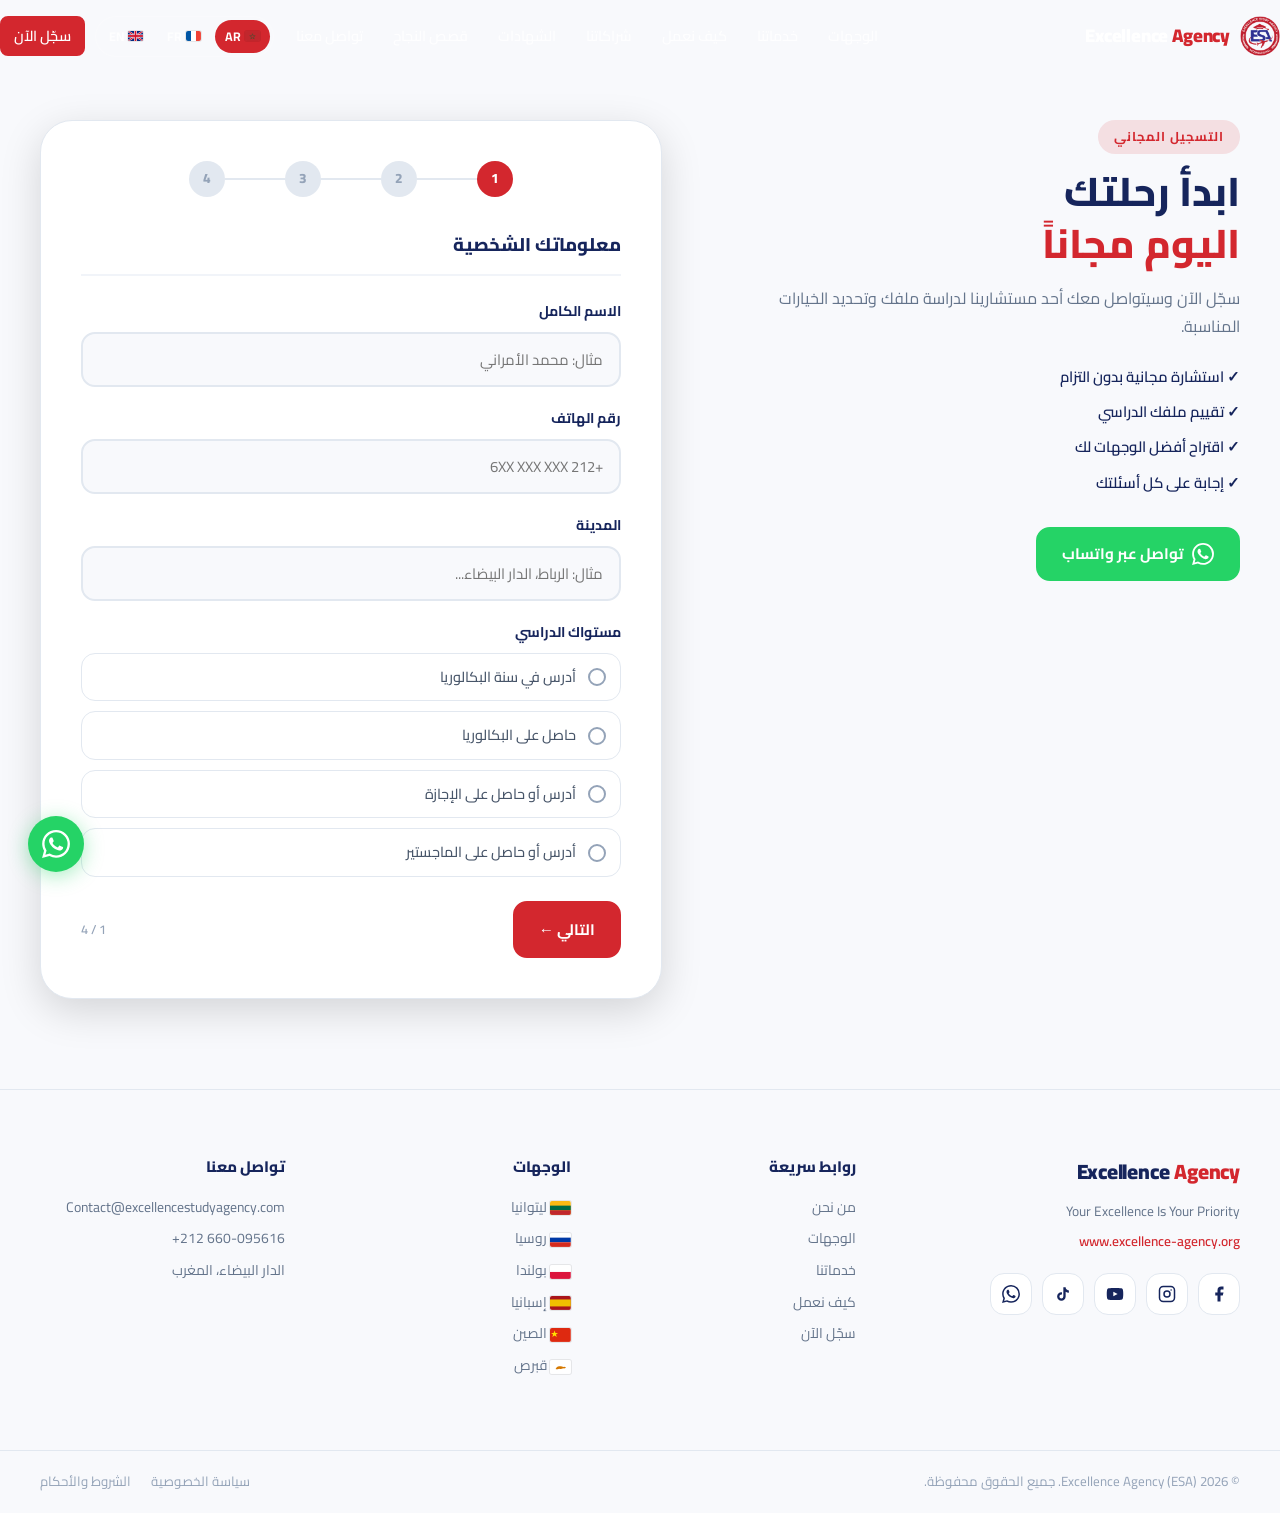
<file: apply.html>
<!DOCTYPE html>
<html lang="ar" dir="rtl" data-title-key="nav.cta">
<head>
  <meta charset="UTF-8" />
  <meta name="viewport" content="width=device-width, initial-scale=1.0" />
  <title>سجّل الآن | Excellence Agency</title>
  <meta name="description" content="سجّل مجاناً لدى Excellence Agency وسيتواصل معك أحد مستشارينا لدراسة ملفك وتحديد الخيارات المناسبة للدراسة بالخارج." />
  <link rel="preconnect" href="https://fonts.googleapis.com" />
  <link rel="preconnect" href="https://fonts.gstatic.com" crossorigin />
  <link href="https://fonts.googleapis.com/css2?family=Cairo:wght@400;500;600;700;800;900&family=Poppins:wght@400;500;600;700;800;900&display=swap" rel="stylesheet" />
  <link rel="stylesheet" href="css/style.css" />
  <link rel="icon" type="image/png" sizes="32x32" href="img/favicon-32.png" />

  <!-- canonical / social -->
  <link rel="canonical" href="https://www.excellence-agency.org/apply.html" />
  <meta property="og:type" content="website" />
  <meta property="og:site_name" content="Excellence Agency" />
  <meta property="og:locale" content="ar_MA" />
  <meta property="og:locale:alternate" content="fr_MA" />
  <meta property="og:locale:alternate" content="en_US" />
  <meta property="og:url" content="https://www.excellence-agency.org/apply.html" />
  <meta property="og:title" content="سجّل الآن | Excellence Agency" />
  <meta property="og:description" content="سجّل مجاناً وسيتواصل معك أحد مستشارينا لدراسة ملفك وتحديد الخيارات المناسبة." />
  <meta property="og:image" content="https://www.excellence-agency.org/img/og-cover.jpg" />
  <meta property="og:image:width" content="1200" />
  <meta property="og:image:height" content="630" />
  <meta property="og:image:alt" content="Excellence Agency — Study Abroad, Guided End to End" />
  <meta name="twitter:card" content="summary_large_image" />
  <meta name="twitter:title" content="سجّل الآن | Excellence Agency" />
  <meta name="twitter:description" content="سجّل مجاناً وسيتواصل معك أحد مستشارينا لدراسة ملفك وتحديد الخيارات المناسبة." />
  <meta name="twitter:image" content="https://www.excellence-agency.org/img/og-cover.jpg" />
  <meta name="theme-color" content="#16255c" />

  <link rel="icon" type="image/png" sizes="16x16" href="img/favicon-16.png" />
  <link rel="apple-touch-icon" sizes="180x180" href="img/apple-touch-icon.png" />

  <!-- Meta Pixel Code -->
  <script>
  !function(f,b,e,v,n,t,s)
  {if(f.fbq)return;n=f.fbq=function(){n.callMethod?
  n.callMethod.apply(n,arguments):n.queue.push(arguments)};
  if(!f._fbq)f._fbq=n;n.push=n;n.loaded=!0;n.version='2.0';
  n.queue=[];t=b.createElement(e);t.async=!0;
  t.src=v;s=b.getElementsByTagName(e)[0];
  s.parentNode.insertBefore(t,s)}(window, document,'script',
  'https://connect.facebook.net/en_US/fbevents.js');
  fbq('init', '2423938361461208');
  fbq('track', 'PageView');
  </script>
  <noscript><img height="1" width="1" style="display:none"
  src="https://www.facebook.com/tr?id=2423938361461208&ev=PageView&noscript=1" /></noscript>
  <!-- End Meta Pixel Code -->
</head>
<body>

<svg style="display:none" aria-hidden="true">
  <symbol id="flag-lt" viewBox="0 0 3 2"><rect width="3" height="2" fill="#fdb913"/><rect y="0.667" width="3" height="0.667" fill="#006a44"/><rect y="1.333" width="3" height="0.667" fill="#c1272d"/></symbol>
  <symbol id="flag-ru" viewBox="0 0 3 2"><rect width="3" height="2" fill="#fff"/><rect y="0.667" width="3" height="0.667" fill="#0039a6"/><rect y="1.333" width="3" height="0.667" fill="#d52b1e"/></symbol>
  <symbol id="flag-pl" viewBox="0 0 3 2"><rect width="3" height="1" fill="#fff"/><rect y="1" width="3" height="1" fill="#dc143c"/></symbol>
  <symbol id="flag-es" viewBox="0 0 3 2"><rect width="3" height="2" fill="#aa151b"/><rect y="0.5" width="3" height="1" fill="#f1bf00"/></symbol>
  <symbol id="flag-de" viewBox="0 0 3 2"><rect width="3" height="0.667" fill="#000"/><rect y="0.667" width="3" height="0.667" fill="#dd0000"/><rect y="1.333" width="3" height="0.667" fill="#ffce00"/></symbol>
  <symbol id="flag-fr" viewBox="0 0 3 2"><rect width="1" height="2" fill="#0055a4"/><rect x="1" width="1" height="2" fill="#fff"/><rect x="2" width="1" height="2" fill="#ef4135"/></symbol>
  <symbol id="flag-ro" viewBox="0 0 3 2"><rect width="1" height="2" fill="#002b7f"/><rect x="1" width="1" height="2" fill="#fcd116"/><rect x="2" width="1" height="2" fill="#ce1126"/></symbol>
  <symbol id="flag-tr" viewBox="0 0 3 2"><rect width="3" height="2" fill="#e30a17"/><circle cx="1.15" cy="1" r="0.5" fill="#fff"/><circle cx="1.3" cy="1" r="0.42" fill="#e30a17"/><polygon points="1.75,1 1.9,1.08 1.86,0.9 2,0.78 1.82,0.76 1.75,0.6 1.68,0.76 1.5,0.78 1.64,0.9 1.6,1.08" fill="#fff"/></symbol>
  <symbol id="flag-cy" viewBox="0 0 3 2"><rect width="3" height="2" fill="#fff"/><path d="M0.8,1.3 Q1.0,0.8 1.4,0.9 Q1.7,0.85 1.9,1.0 Q2.15,0.95 2.3,1.1 Q2.1,1.25 1.9,1.2 Q1.6,1.35 1.3,1.25 Q1.0,1.4 0.8,1.3 Z" fill="#d57800"/></symbol>
  <symbol id="flag-ma" viewBox="0 0 3 2"><rect width="3" height="2" fill="#c1272d"/><polygon points="1.5,0.55 1.63,0.95 2.05,0.95 1.71,1.19 1.84,1.6 1.5,1.35 1.16,1.6 1.29,1.19 0.95,0.95 1.37,0.95" fill="none" stroke="#006233" stroke-width="0.07"/></symbol>
  <symbol id="flag-cn" viewBox="0 0 3 2"><rect width="3" height="2" fill="#de2910"/><polygon points="0.65,0.35 0.78,0.72 1.15,0.72 0.85,0.92 0.97,1.28 0.65,1.07 0.33,1.28 0.45,0.92 0.15,0.72 0.52,0.72" fill="#ffde00"/></symbol>
  <symbol id="flag-gb" viewBox="0 0 3 2"><rect width="3" height="2" fill="#00247d"/><polygon points="0,0 0.3,0 3,1.75 3,2 2.7,2 0,0.25" fill="#fff"/><polygon points="3,0 2.7,0 0,1.75 0,2 0.3,2 3,0.25" fill="#fff"/><polygon points="0,0 0.15,0 3,1.85 3,2 2.85,2 0,0.15" fill="#cf142b"/><polygon points="3,0 2.85,0 0,1.85 0,2 0.15,2 3,0.15" fill="#cf142b"/><rect x="1.2" width="0.6" height="2" fill="#fff"/><rect y="0.7" width="3" height="0.6" fill="#fff"/><rect x="1.32" width="0.36" height="2" fill="#cf142b"/><rect y="0.82" width="3" height="0.36" fill="#cf142b"/></symbol>
</svg>

<header id="navbar" class="navbar">
  <div class="container nav-inner">
    <a href="index.html" class="logo">
      <img src="img/logo.png" alt="Excellence Agency" class="logo-img" />
      <span class="logo-text">Excellence <span class="logo-accent">Agency</span></span>
    </a>
    <nav class="nav-links" id="navLinks">
      <a href="destinations.html" data-i18n="nav.destinations">الوجهات</a>
      <a href="services.html" data-i18n="nav.services">خدماتنا</a>
      <a href="how-it-works.html" data-i18n="nav.how">كيف نعمل</a>
      <a href="partners.html" data-i18n="nav.partners">شراكاتنا</a>
      <a href="certificates.html" data-i18n="nav.certificates">الشهادات</a>
      <a href="testimonials.html" data-i18n="nav.testimonials">قصص النجاح</a>
      <a href="contact.html" data-i18n="nav.contact">تواصل معنا</a>
      <div class="lang-switch">
        <button type="button" data-lang="ar" aria-label="العربية"><svg class="flag-icon"><use href="#flag-ma"/></svg> AR</button>
        <button type="button" data-lang="fr" aria-label="Français"><svg class="flag-icon"><use href="#flag-fr"/></svg> FR</button>
        <button type="button" data-lang="en" aria-label="English"><svg class="flag-icon"><use href="#flag-gb"/></svg> EN</button>
      </div>
      <a href="apply.html" class="btn btn-primary btn-sm" data-i18n="nav.cta">سجّل الآن</a>
    </nav>
    <button class="hamburger" id="hamburger" aria-label="القائمة">
      <span></span><span></span><span></span>
    </button>
  </div>
</header>

<!-- ====== APPLICATION FORM ====== -->
<section class="apply-section section" style="padding-top:calc(var(--nav-h) + 48px)">
  <div class="container">
    <div class="apply-wrap">
      <div class="apply-info">
        <div class="section-tag" data-i18n="apply.tag">التسجيل المجاني</div>
        <h2 class="section-title" data-i18n-html="apply.title.html">ابدأ رحلتك<br /><span class="text-gold">اليوم مجاناً</span></h2>
        <p data-i18n="apply.desc">سجّل الآن وسيتواصل معك أحد مستشارينا لدراسة ملفك وتحديد الخيارات المناسبة.</p>
        <ul class="apply-perks">
          <li data-i18n="apply.perk1">✓ استشارة مجانية بدون التزام</li>
          <li data-i18n="apply.perk2">✓ تقييم ملفك الدراسي</li>
          <li data-i18n="apply.perk3">✓ اقتراح أفضل الوجهات لك</li>
          <li data-i18n="apply.perk4">✓ إجابة على كل أسئلتك</li>
        </ul>
        <div class="apply-contact">
          <a href="https://wa.me/212660095616" class="btn btn-whatsapp" target="_blank">
            <svg width="22" height="22" viewBox="0 0 24 24" fill="currentColor"><path d="M17.472 14.382c-.297-.149-1.758-.867-2.03-.967-.273-.099-.471-.148-.67.15-.197.297-.767.966-.94 1.164-.173.199-.347.223-.644.075-.297-.15-1.255-.463-2.39-1.475-.883-.788-1.48-1.761-1.653-2.059-.173-.297-.018-.458.13-.606.134-.133.298-.347.446-.52.149-.174.198-.298.298-.497.099-.198.05-.371-.025-.52-.075-.149-.669-1.612-.916-2.207-.242-.579-.487-.5-.669-.51-.173-.008-.371-.01-.57-.01-.198 0-.52.074-.792.372-.272.297-1.04 1.016-1.04 2.479 0 1.462 1.065 2.875 1.213 3.074.149.198 2.096 3.2 5.077 4.487.709.306 1.262.489 1.694.625.712.227 1.36.195 1.871.118.571-.085 1.758-.719 2.006-1.413.248-.694.248-1.289.173-1.413-.074-.124-.272-.198-.57-.347m-5.421 7.403h-.004a9.87 9.87 0 01-5.031-1.378l-.361-.214-3.741.982.998-3.648-.235-.374a9.86 9.86 0 01-1.51-5.26c.001-5.45 4.436-9.884 9.888-9.884 2.64 0 5.122 1.03 6.988 2.898a9.825 9.825 0 012.893 6.994c-.003 5.45-4.437 9.884-9.885 9.884m8.413-18.297A11.815 11.815 0 0012.05 0C5.495 0 .16 5.335.157 11.892c0 2.096.547 4.142 1.588 5.945L.057 24l6.305-1.654a11.882 11.882 0 005.683 1.448h.005c6.554 0 11.89-5.335 11.893-11.893a11.821 11.821 0 00-3.48-8.413z"/></svg>
            <span data-i18n="apply.whatsapp">تواصل عبر واتساب</span>
          </a>
        </div>
      </div>

      <!-- MULTI-STEP FORM -->
      <div class="apply-form-wrap">
        <div class="form-steps-indicator">
          <div class="step-dot active" data-step="1">1</div>
          <div class="step-line"></div>
          <div class="step-dot" data-step="2">2</div>
          <div class="step-line"></div>
          <div class="step-dot" data-step="3">3</div>
          <div class="step-line"></div>
          <div class="step-dot" data-step="4">4</div>
        </div>

        <form id="applyForm" novalidate>

          <!-- STEP 1 -->
          <div class="form-step active" data-step="1">
            <h3 class="form-step-title" data-i18n="form.step1.title">معلوماتك الشخصية</h3>
            <div class="form-group">
              <label for="fullName" data-i18n="form.fullName.label">الاسم الكامل <span class="required">*</span></label>
              <input type="text" id="fullName" name="fullName" data-i18n-placeholder="form.fullName.placeholder" placeholder="مثال: محمد الأمراني" required />
            </div>
            <div class="form-group">
              <label for="phone" data-i18n="form.phone.label">رقم الهاتف <span class="required">*</span></label>
              <input type="tel" id="phone" name="phone" data-i18n-placeholder="form.phone.placeholder" placeholder="+212 6XX XXX XXX" required />
            </div>
            <div class="form-group">
              <label for="city" data-i18n="form.city.label">المدينة <span class="required">*</span></label>
              <input type="text" id="city" name="city" data-i18n-placeholder="form.city.placeholder" placeholder="مثال: الرباط، الدار البيضاء..." required />
            </div>
            <div class="form-group">
              <label data-i18n="form.educLevel.label">مستواك الدراسي <span class="required">*</span></label>
              <div class="radio-group">
                <label class="radio-option">
                  <input type="radio" name="educLevel" value="bac_student" required />
                  <span class="radio-custom"></span>
                  <span data-i18n="form.educLevel.o1">أدرس في سنة البكالوريا</span>
                </label>
                <label class="radio-option">
                  <input type="radio" name="educLevel" value="bac_holder" />
                  <span class="radio-custom"></span>
                  <span data-i18n="form.educLevel.o2">حاصل على البكالوريا</span>
                </label>
                <label class="radio-option">
                  <input type="radio" name="educLevel" value="license" />
                  <span class="radio-custom"></span>
                  <span data-i18n="form.educLevel.o3">أدرس أو حاصل على الإجازة</span>
                </label>
                <label class="radio-option">
                  <input type="radio" name="educLevel" value="master" />
                  <span class="radio-custom"></span>
                  <span data-i18n="form.educLevel.o4">أدرس أو حاصل على الماجستير</span>
                </label>
              </div>
            </div>
            <div class="form-nav">
              <button type="button" class="btn btn-primary next-step" data-i18n="form.next">التالي ←</button>
              <span class="step-counter">1 / 4</span>
            </div>
          </div>

          <!-- STEP 2 -->
          <div class="form-step" data-step="2">
            <h3 class="form-step-title" data-i18n="form.step2.title">الوجهة والتخصص</h3>
            <div class="form-group">
              <label data-i18n="form.destination.label">الوجهة الدراسية المفضلة <span class="required">*</span></label>
              <div class="checkbox-group">
                <label class="checkbox-option">
                  <input type="checkbox" name="destination" value="lithuania" />
                  <span class="check-custom"></span>
                  <svg class="flag-icon"><use href="#flag-lt"/></svg>
                  <span data-i18n="form.destination.o1">ليتوانيا</span>
                </label>
                <label class="checkbox-option">
                  <input type="checkbox" name="destination" value="russia" />
                  <span class="check-custom"></span>
                  <svg class="flag-icon"><use href="#flag-ru"/></svg>
                  <span data-i18n="form.destination.o2">روسيا</span>
                </label>
                <label class="checkbox-option">
                  <input type="checkbox" name="destination" value="poland" />
                  <span class="check-custom"></span>
                  <svg class="flag-icon"><use href="#flag-pl"/></svg>
                  <span data-i18n="form.destination.o3">بولندا</span>
                </label>
                <label class="checkbox-option">
                  <input type="checkbox" name="destination" value="spain" />
                  <span class="check-custom"></span>
                  <svg class="flag-icon"><use href="#flag-es"/></svg>
                  <span data-i18n="form.destination.o4">إسبانيا</span>
                </label>
                <label class="checkbox-option">
                  <input type="checkbox" name="destination" value="china" />
                  <span class="check-custom"></span>
                  <svg class="flag-icon"><use href="#flag-cn"/></svg>
                  <span data-i18n="dest.cn.name">الصين</span>
                </label>
                <label class="checkbox-option">
                  <input type="checkbox" name="destination" value="cyprus" />
                  <span class="check-custom"></span>
                  <svg class="flag-icon"><use href="#flag-cy"/></svg>
                  <span data-i18n="dest.cy.name">قبرص</span>
                </label>
                <label class="checkbox-option">
                  <input type="checkbox" name="destination" value="other" />
                  <span class="check-custom"></span>
                  <span data-i18n="form.destination.o5">وجهة أخرى</span>
                </label>
              </div>
            </div>
            <div class="form-group">
              <label for="specialty" data-i18n="form.specialty.label">التخصص المرغوب <span class="required">*</span></label>
              <select id="specialty" name="specialty" required>
                <option value="" data-i18n="form.specialty.placeholder">-- اختر التخصص --</option>
                <option value="medicine" data-i18n="form.specialty.o1">الطب البشري</option>
                <option value="dentistry" data-i18n="form.specialty.o2">طب الأسنان</option>
                <option value="pharmacy" data-i18n="form.specialty.o3">الصيدلة</option>
                <option value="engineering" data-i18n="form.specialty.o4">الهندسة</option>
                <option value="it" data-i18n="form.specialty.o5">تقنية المعلومات</option>
                <option value="business" data-i18n="form.specialty.o6">الأعمال والاقتصاد</option>
                <option value="law" data-i18n="form.specialty.o7">القانون والشريعة</option>
                <option value="arts" data-i18n="form.specialty.o8">الفنون والتصميم</option>
                <option value="tourism" data-i18n="form.specialty.o9">السياحة والفندقة</option>
                <option value="other" data-i18n="form.specialty.o10">تخصص آخر</option>
              </select>
            </div>
            <div class="form-nav">
              <button type="button" class="btn btn-outline prev-step" data-i18n="form.prev">→ السابق</button>
              <button type="button" class="btn btn-primary next-step" data-i18n="form.next">التالي ←</button>
              <span class="step-counter">2 / 4</span>
            </div>
          </div>

          <!-- STEP 3 -->
          <div class="form-step" data-step="3">
            <h3 class="form-step-title" data-i18n="form.step3.title">التوقيت والميزانية</h3>
            <div class="form-group">
              <label data-i18n="form.startDate.label">موعد الدراسة المتوقع <span class="required">*</span></label>
              <div class="radio-group">
                <label class="radio-option">
                  <input type="radio" name="startDate" value="2026_sept" required />
                  <span class="radio-custom"></span>
                  <span data-i18n="form.startDate.o1">سبتمبر 2026</span>
                </label>
                <label class="radio-option">
                  <input type="radio" name="startDate" value="2027_feb" />
                  <span class="radio-custom"></span>
                  <span data-i18n="form.startDate.o2">فبراير 2027</span>
                </label>
                <label class="radio-option">
                  <input type="radio" name="startDate" value="2027_sept" />
                  <span class="radio-custom"></span>
                  <span data-i18n="form.startDate.o3">سبتمبر 2027</span>
                </label>
                <label class="radio-option">
                  <input type="radio" name="startDate" value="not_sure" />
                  <span class="radio-custom"></span>
                  <span data-i18n="form.startDate.o4">لم أحدد بعد</span>
                </label>
              </div>
            </div>
            <div class="form-group">
              <label data-i18n="form.budget.label">الميزانية السنوية المتاحة (رسوم + معيشة) <span class="required">*</span></label>
              <div class="radio-group">
                <label class="radio-option">
                  <input type="radio" name="budget" value="low" required />
                  <span class="radio-custom"></span>
                  <span data-i18n="form.budget.o1">أقل من 3000 دولار</span>
                </label>
                <label class="radio-option">
                  <input type="radio" name="budget" value="mid" />
                  <span class="radio-custom"></span>
                  <span data-i18n="form.budget.o2">من 3000 إلى 6000 دولار</span>
                </label>
                <label class="radio-option">
                  <input type="radio" name="budget" value="high" />
                  <span class="radio-custom"></span>
                  <span data-i18n="form.budget.o3">أكثر من 6000 دولار</span>
                </label>
                <label class="radio-option">
                  <input type="radio" name="budget" value="flexible" />
                  <span class="radio-custom"></span>
                  <span data-i18n="form.budget.o4">مرن حسب الوجهة</span>
                </label>
              </div>
            </div>
            <div class="form-nav">
              <button type="button" class="btn btn-outline prev-step" data-i18n="form.prev">→ السابق</button>
              <button type="button" class="btn btn-primary next-step" data-i18n="form.next">التالي ←</button>
              <span class="step-counter">3 / 4</span>
            </div>
          </div>

          <!-- STEP 4 -->
          <div class="form-step" data-step="4">
            <h3 class="form-step-title" data-i18n="form.step4.title">معلومات إضافية</h3>
            <div class="form-group">
              <label data-i18n="form.source.label">كيف عرفت عن Excellence Agency؟</label>
              <div class="radio-group">
                <label class="radio-option">
                  <input type="radio" name="source" value="facebook" />
                  <span class="radio-custom"></span>
                  <span data-i18n="form.source.o1">فيسبوك / إنستغرام</span>
                </label>
                <label class="radio-option">
                  <input type="radio" name="source" value="friend" />
                  <span class="radio-custom"></span>
                  <span data-i18n="form.source.o2">توصية من صديق أو عائلة</span>
                </label>
                <label class="radio-option">
                  <input type="radio" name="source" value="tiktok" />
                  <span class="radio-custom"></span>
                  <span data-i18n="form.source.o3">تيك توك</span>
                </label>
                <label class="radio-option">
                  <input type="radio" name="source" value="google" />
                  <span class="radio-custom"></span>
                  <span data-i18n="form.source.o4">بحث في جوجل</span>
                </label>
                <label class="radio-option">
                  <input type="radio" name="source" value="other" />
                  <span class="radio-custom"></span>
                  <span data-i18n="form.source.o5">مصدر آخر</span>
                </label>
              </div>
            </div>
            <div class="form-group">
              <label for="notes" data-i18n="form.notes.label">أسئلة أو ملاحظات إضافية</label>
              <textarea id="notes" name="notes" rows="4" data-i18n-placeholder="form.notes.placeholder" placeholder="اكتب هنا أي سؤال تريد طرحه أو معلومات إضافية..."></textarea>
            </div>
            <div class="form-group">
              <label class="checkbox-option privacy-check">
                <input type="checkbox" name="privacy" required />
                <span class="check-custom"></span>
                <span data-i18n-html="form.privacy.html">أوافق على <a href="#">سياسة الخصوصية</a> وأن يتواصل معي فريق Excellence Agency</span>
              </label>
            </div>
            <div class="form-nav">
              <button type="button" class="btn btn-outline prev-step" data-i18n="form.prev">→ السابق</button>
              <button type="submit" class="btn btn-primary btn-submit" data-i18n="form.submit">
                أرسل طلبي الآن 🚀
              </button>
              <span class="step-counter">4 / 4</span>
            </div>
          </div>

          <!-- SUCCESS -->
          <div class="form-success" id="formSuccess">
            <div class="success-icon">🎉</div>
            <h3 data-i18n="form.success.title">تم استلام طلبك!</h3>
            <p data-i18n-html="form.success.text.html">شكراً <span id="successName"></span>! توصّلنا بطلبك وسيتواصل معك أحد مستشارينا على رقم هاتفك.</p>
            <a href="https://wa.me/212660095616" class="btn btn-whatsapp" target="_blank" data-i18n="form.success.whatsapp">
              تواصل معنا الآن على واتساب
            </a>
          </div>

        </form>
      </div>
    </div>
  </div>
</section>

<footer class="footer">
  <div class="container footer-inner">
    <div class="footer-brand">
      <span class="logo-text footer-logo">Excellence <span class="logo-accent">Agency</span></span>
      <p data-i18n="footer.tagline">Your Excellence Is Your Priority</p>
      <p class="footer-site">www.excellence-agency.org</p>
      <div class="footer-social">
        <a href="https://www.facebook.com/share/19CaDQ6mUM/?mibextid=wwXIfr" class="social-btn" aria-label="فيسبوك" target="_blank" rel="noopener">
          <svg width="18" height="18" viewBox="0 0 24 24" fill="currentColor"><path d="M18 2h-3a5 5 0 00-5 5v3H7v4h3v8h4v-8h3l1-4h-4V7a1 1 0 011-1h3z"/></svg>
        </a>
        <a href="https://www.instagram.com/excellence_agency_esa?igsh=MWF2Zm5uZWpnbW5zbw==" class="social-btn" aria-label="إنستغرام" target="_blank" rel="noopener">
          <svg width="18" height="18" viewBox="0 0 24 24" fill="none" stroke="currentColor" stroke-width="2"><rect x="2" y="2" width="20" height="20" rx="5"/><circle cx="12" cy="12" r="4"/><circle cx="17.5" cy="6.5" r="1" fill="currentColor" stroke="none"/></svg>
        </a>
        <a href="https://www.youtube.com/@excellence_agency" class="social-btn" aria-label="يوتيوب" target="_blank">
          <svg width="18" height="18" viewBox="0 0 24 24" fill="currentColor"><path d="M22.54 6.42a2.78 2.78 0 00-1.95-1.96C18.88 4 12 4 12 4s-6.88 0-8.59.46a2.78 2.78 0 00-1.95 1.96A29 29 0 001 12a29 29 0 00.46 5.58a2.78 2.78 0 001.95 1.95C5.12 20 12 20 12 20s6.88 0 8.59-.47a2.78 2.78 0 001.95-1.95A29 29 0 0023 12a29 29 0 00-.46-5.58z"/><polygon points="9.75 15.02 15.5 12 9.75 8.98 9.75 15.02" fill="white"/></svg>
        </a>
        <a href="https://www.tiktok.com/@excellence_agency?_r=1&_t=ZS-988aOxyGcuA" class="social-btn" aria-label="تيك توك" target="_blank" rel="noopener">
          <svg width="18" height="18" viewBox="0 0 24 24" fill="currentColor"><path d="M16.6 5.82s.51.5 0 0A4.278 4.278 0 0115.54 3h-3.09v12.4a2.592 2.592 0 01-2.59 2.5c-1.42 0-2.6-1.16-2.6-2.6 0-1.72 1.66-3.01 3.37-2.48V9.66c-3.45-.46-6.47 2.22-6.47 5.64 0 3.33 2.76 5.7 5.69 5.7 3.14 0 5.69-2.55 5.69-5.7V9.01a7.35 7.35 0 004.3 1.38V7.3s-1.88.09-3.24-1.48z"/></svg>
        </a>
        <a href="https://wa.me/212660095616" class="social-btn" aria-label="واتساب" target="_blank">
          <svg width="18" height="18" viewBox="0 0 24 24" fill="currentColor"><path d="M17.472 14.382c-.297-.149-1.758-.867-2.03-.967-.273-.099-.471-.148-.67.15-.197.297-.767.966-.94 1.164-.173.199-.347.223-.644.075-.297-.15-1.255-.463-2.39-1.475-.883-.788-1.48-1.761-1.653-2.059-.173-.297-.018-.458.13-.606.134-.133.298-.347.446-.52.149-.174.198-.298.298-.497.099-.198.05-.371-.025-.52-.075-.149-.669-1.612-.916-2.207-.242-.579-.487-.5-.669-.51-.173-.008-.371-.01-.57-.01-.198 0-.52.074-.792.372-.272.297-1.04 1.016-1.04 2.479 0 1.462 1.065 2.875 1.213 3.074.149.198 2.096 3.2 5.077 4.487.709.306 1.262.489 1.694.625.712.227 1.36.195 1.871.118.571-.085 1.758-.719 2.006-1.413.248-.694.248-1.289.173-1.413-.074-.124-.272-.198-.57-.347m-5.421 7.403h-.004a9.87 9.87 0 01-5.031-1.378l-.361-.214-3.741.982.998-3.648-.235-.374a9.86 9.86 0 01-1.51-5.26c.001-5.45 4.436-9.884 9.888-9.884 2.64 0 5.122 1.03 6.988 2.898a9.825 9.825 0 012.893 6.994c-.003 5.45-4.437 9.884-9.885 9.884m8.413-18.297A11.815 11.815 0 0012.05 0C5.495 0 .16 5.335.157 11.892c0 2.096.547 4.142 1.588 5.945L.057 24l6.305-1.654a11.882 11.882 0 005.683 1.448h.005c6.554 0 11.89-5.335 11.893-11.893a11.821 11.821 0 00-3.48-8.413z"/></svg>
        </a>
      </div>    </div>
    <div class="footer-links">
      <h4 data-i18n="footer.links.title">روابط سريعة</h4>
      <a href="index.html#about" data-i18n="footer.links.about">من نحن</a>
      <a href="destinations.html" data-i18n="footer.links.dest">الوجهات</a>
      <a href="services.html" data-i18n="footer.links.services">خدماتنا</a>
      <a href="how-it-works.html" data-i18n="footer.links.how">كيف نعمل</a>
      <a href="apply.html" data-i18n="footer.links.apply">سجّل الآن</a>
    </div>
    <div class="footer-links">
      <h4 data-i18n="footer.dest.title">الوجهات</h4>
      <a href="destinations.html"><svg class="flag-icon"><use href="#flag-lt"/></svg> <span data-i18n="dest.lt.name">ليتوانيا</span></a>
      <a href="destinations.html"><svg class="flag-icon"><use href="#flag-ru"/></svg> <span data-i18n="dest.ru.name">روسيا</span></a>
      <a href="destinations.html"><svg class="flag-icon"><use href="#flag-pl"/></svg> <span data-i18n="dest.pl.name">بولندا</span></a>
      <a href="destinations.html"><svg class="flag-icon"><use href="#flag-es"/></svg> <span data-i18n="dest.es.name">إسبانيا</span></a>
      <a href="destinations.html"><svg class="flag-icon"><use href="#flag-cn"/></svg> <span data-i18n="dest.cn.name">الصين</span></a>
      <a href="destinations.html"><svg class="flag-icon"><use href="#flag-cy"/></svg> <span data-i18n="dest.cy.name">قبرص</span></a>
    </div>
    <div class="footer-contact">
      <h4 data-i18n="footer.contact.title">تواصل معنا</h4>
      <p>Contact@excellencestudyagency.com</p>
      <p dir="ltr">+212 660-095616</p>
      <p data-i18n="contact.address.value">الدار البيضاء، المغرب</p>
    </div>
  </div>
  <div class="footer-bottom">
    <div class="container">
      <p data-i18n="footer.copyright">© 2026 Excellence Agency (ESA). جميع الحقوق محفوظة.</p>
      <div class="footer-bottom-links">
        <a href="privacy.html" data-i18n="footer.privacy">سياسة الخصوصية</a>
        <a href="terms.html" data-i18n="footer.terms">الشروط والأحكام</a>
      </div>
    </div>
  </div>
</footer>

<a href="https://wa.me/212660095616" class="whatsapp-float" target="_blank" aria-label="واتساب">
  <svg width="28" height="28" viewBox="0 0 24 24" fill="currentColor"><path d="M17.472 14.382c-.297-.149-1.758-.867-2.03-.967-.273-.099-.471-.148-.67.15-.197.297-.767.966-.94 1.164-.173.199-.347.223-.644.075-.297-.15-1.255-.463-2.39-1.475-.883-.788-1.48-1.761-1.653-2.059-.173-.297-.018-.458.13-.606.134-.133.298-.347.446-.52.149-.174.198-.298.298-.497.099-.198.05-.371-.025-.52-.075-.149-.669-1.612-.916-2.207-.242-.579-.487-.5-.669-.51-.173-.008-.371-.01-.57-.01-.198 0-.52.074-.792.372-.272.297-1.04 1.016-1.04 2.479 0 1.462 1.065 2.875 1.213 3.074.149.198 2.096 3.2 5.077 4.487.709.306 1.262.489 1.694.625.712.227 1.36.195 1.871.118.571-.085 1.758-.719 2.006-1.413.248-.694.248-1.289.173-1.413-.074-.124-.272-.198-.57-.347m-5.421 7.403h-.004a9.87 9.87 0 01-5.031-1.378l-.361-.214-3.741.982.998-3.648-.235-.374a9.86 9.86 0 01-1.51-5.26c.001-5.45 4.436-9.884 9.888-9.884 2.64 0 5.122 1.03 6.988 2.898a9.825 9.825 0 012.893 6.994c-.003 5.45-4.437 9.884-9.885 9.884m8.413-18.297A11.815 11.815 0 0012.05 0C5.495 0 .16 5.335.157 11.892c0 2.096.547 4.142 1.588 5.945L.057 24l6.305-1.654a11.882 11.882 0 005.683 1.448h.005c6.554 0 11.89-5.335 11.893-11.893a11.821 11.821 0 00-3.48-8.413z"/></svg>
</a>

<script src="js/i18n.js"></script>
<script src="js/script.js"></script>
  <script defer src="/promo.js"></script>
</body>
</html>
</file>
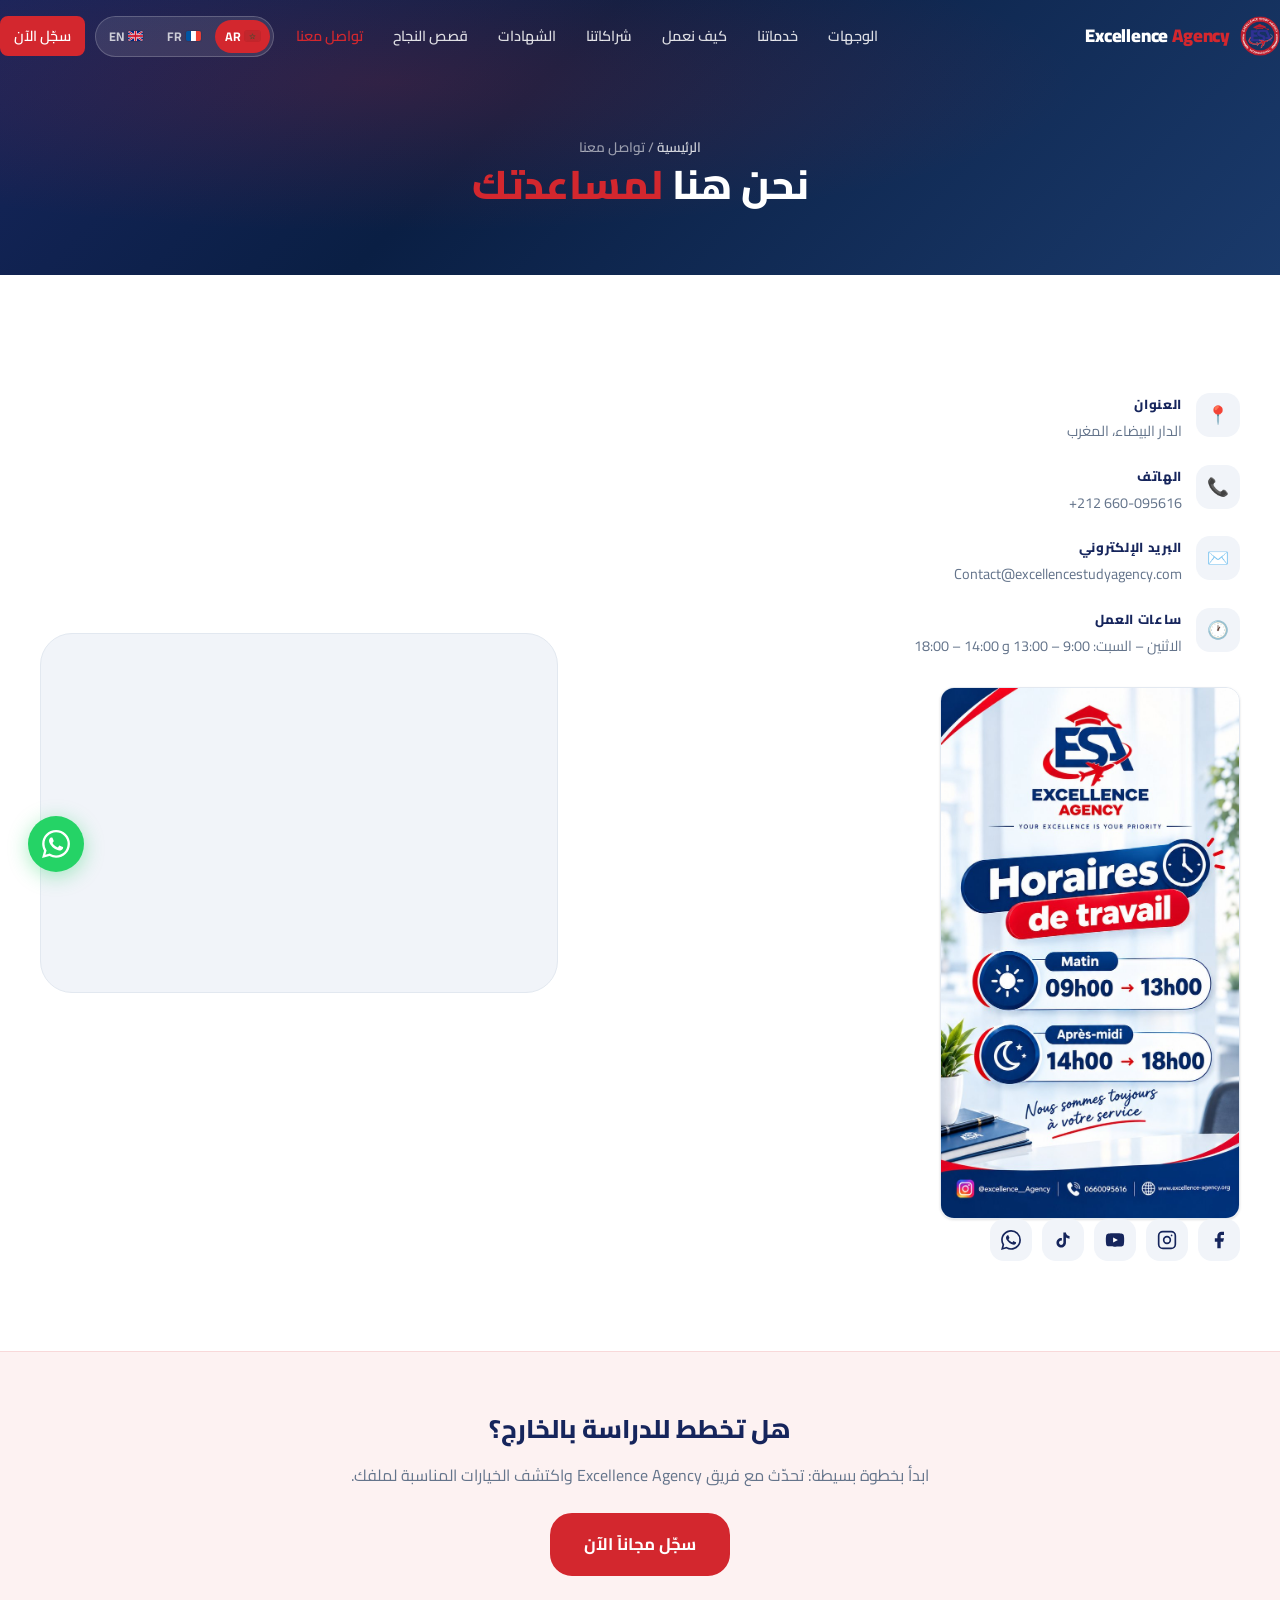
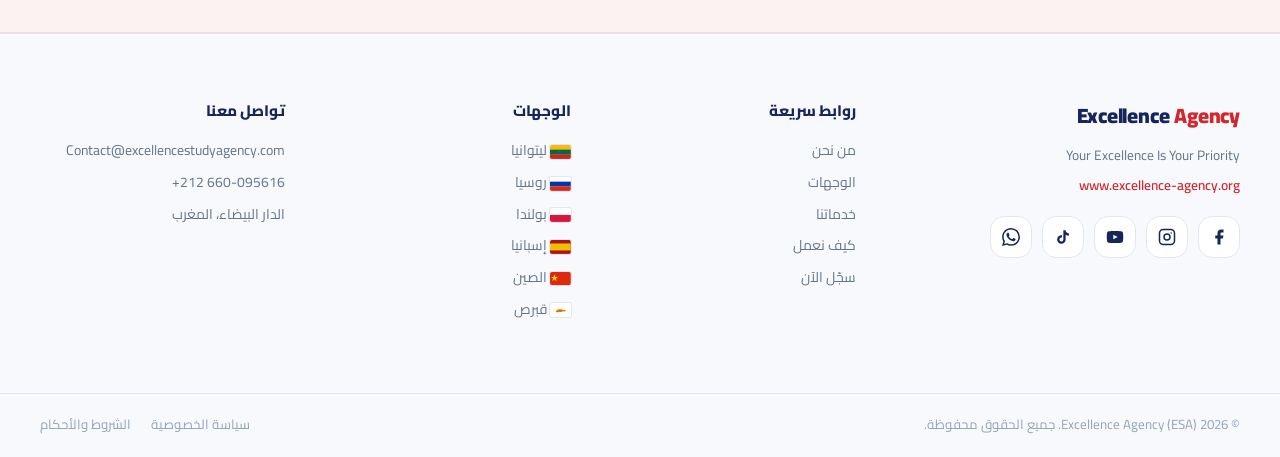
<file: contact.html>
<!DOCTYPE html>
<html lang="ar" dir="rtl" data-title-key="nav.contact">
<head>
  <meta charset="UTF-8" />
  <meta name="viewport" content="width=device-width, initial-scale=1.0" />
  <title>تواصل معنا | Excellence Agency</title>
  <meta name="description" content="تواصل مع Excellence Agency: العنوان، الهاتف، البريد الإلكتروني وساعات العمل." />
  <link rel="preconnect" href="https://fonts.googleapis.com" />
  <link rel="preconnect" href="https://fonts.gstatic.com" crossorigin />
  <link href="https://fonts.googleapis.com/css2?family=Cairo:wght@400;500;600;700;800;900&family=Poppins:wght@400;500;600;700;800;900&display=swap" rel="stylesheet" />
  <link rel="stylesheet" href="css/style.css" />
  <link rel="icon" type="image/png" sizes="32x32" href="img/favicon-32.png" />

  <!-- canonical / social -->
  <link rel="canonical" href="https://www.excellence-agency.org/contact.html" />
  <meta property="og:type" content="website" />
  <meta property="og:site_name" content="Excellence Agency" />
  <meta property="og:locale" content="ar_MA" />
  <meta property="og:locale:alternate" content="fr_MA" />
  <meta property="og:locale:alternate" content="en_US" />
  <meta property="og:url" content="https://www.excellence-agency.org/contact.html" />
  <meta property="og:title" content="تواصل معنا | Excellence Agency" />
  <meta property="og:description" content="العنوان، الهاتف، البريد الإلكتروني وساعات العمل — الدار البيضاء، المغرب." />
  <meta property="og:image" content="https://www.excellence-agency.org/img/og-cover.jpg" />
  <meta property="og:image:width" content="1200" />
  <meta property="og:image:height" content="630" />
  <meta property="og:image:alt" content="Excellence Agency — Study Abroad, Guided End to End" />
  <meta name="twitter:card" content="summary_large_image" />
  <meta name="twitter:title" content="تواصل معنا | Excellence Agency" />
  <meta name="twitter:description" content="العنوان، الهاتف، البريد الإلكتروني وساعات العمل — الدار البيضاء، المغرب." />
  <meta name="twitter:image" content="https://www.excellence-agency.org/img/og-cover.jpg" />
  <meta name="theme-color" content="#16255c" />

  <link rel="icon" type="image/png" sizes="16x16" href="img/favicon-16.png" />
  <link rel="apple-touch-icon" sizes="180x180" href="img/apple-touch-icon.png" />

  <!-- Meta Pixel Code -->
  <script>
  !function(f,b,e,v,n,t,s)
  {if(f.fbq)return;n=f.fbq=function(){n.callMethod?
  n.callMethod.apply(n,arguments):n.queue.push(arguments)};
  if(!f._fbq)f._fbq=n;n.push=n;n.loaded=!0;n.version='2.0';
  n.queue=[];t=b.createElement(e);t.async=!0;
  t.src=v;s=b.getElementsByTagName(e)[0];
  s.parentNode.insertBefore(t,s)}(window, document,'script',
  'https://connect.facebook.net/en_US/fbevents.js');
  fbq('init', '2423938361461208');
  fbq('track', 'PageView');
  </script>
  <noscript><img height="1" width="1" style="display:none"
  src="https://www.facebook.com/tr?id=2423938361461208&ev=PageView&noscript=1" /></noscript>
  <!-- End Meta Pixel Code -->
</head>
<body>

<svg style="display:none" aria-hidden="true">
  <symbol id="flag-lt" viewBox="0 0 3 2"><rect width="3" height="2" fill="#fdb913"/><rect y="0.667" width="3" height="0.667" fill="#006a44"/><rect y="1.333" width="3" height="0.667" fill="#c1272d"/></symbol>
  <symbol id="flag-ru" viewBox="0 0 3 2"><rect width="3" height="2" fill="#fff"/><rect y="0.667" width="3" height="0.667" fill="#0039a6"/><rect y="1.333" width="3" height="0.667" fill="#d52b1e"/></symbol>
  <symbol id="flag-pl" viewBox="0 0 3 2"><rect width="3" height="1" fill="#fff"/><rect y="1" width="3" height="1" fill="#dc143c"/></symbol>
  <symbol id="flag-es" viewBox="0 0 3 2"><rect width="3" height="2" fill="#aa151b"/><rect y="0.5" width="3" height="1" fill="#f1bf00"/></symbol>
  <symbol id="flag-de" viewBox="0 0 3 2"><rect width="3" height="0.667" fill="#000"/><rect y="0.667" width="3" height="0.667" fill="#dd0000"/><rect y="1.333" width="3" height="0.667" fill="#ffce00"/></symbol>
  <symbol id="flag-fr" viewBox="0 0 3 2"><rect width="1" height="2" fill="#0055a4"/><rect x="1" width="1" height="2" fill="#fff"/><rect x="2" width="1" height="2" fill="#ef4135"/></symbol>
  <symbol id="flag-ro" viewBox="0 0 3 2"><rect width="1" height="2" fill="#002b7f"/><rect x="1" width="1" height="2" fill="#fcd116"/><rect x="2" width="1" height="2" fill="#ce1126"/></symbol>
  <symbol id="flag-tr" viewBox="0 0 3 2"><rect width="3" height="2" fill="#e30a17"/><circle cx="1.15" cy="1" r="0.5" fill="#fff"/><circle cx="1.3" cy="1" r="0.42" fill="#e30a17"/><polygon points="1.75,1 1.9,1.08 1.86,0.9 2,0.78 1.82,0.76 1.75,0.6 1.68,0.76 1.5,0.78 1.64,0.9 1.6,1.08" fill="#fff"/></symbol>
  <symbol id="flag-cy" viewBox="0 0 3 2"><rect width="3" height="2" fill="#fff"/><path d="M0.8,1.3 Q1.0,0.8 1.4,0.9 Q1.7,0.85 1.9,1.0 Q2.15,0.95 2.3,1.1 Q2.1,1.25 1.9,1.2 Q1.6,1.35 1.3,1.25 Q1.0,1.4 0.8,1.3 Z" fill="#d57800"/></symbol>
  <symbol id="flag-ma" viewBox="0 0 3 2"><rect width="3" height="2" fill="#c1272d"/><polygon points="1.5,0.55 1.63,0.95 2.05,0.95 1.71,1.19 1.84,1.6 1.5,1.35 1.16,1.6 1.29,1.19 0.95,0.95 1.37,0.95" fill="none" stroke="#006233" stroke-width="0.07"/></symbol>
  <symbol id="flag-cn" viewBox="0 0 3 2"><rect width="3" height="2" fill="#de2910"/><polygon points="0.65,0.35 0.78,0.72 1.15,0.72 0.85,0.92 0.97,1.28 0.65,1.07 0.33,1.28 0.45,0.92 0.15,0.72 0.52,0.72" fill="#ffde00"/></symbol>
  <symbol id="flag-gb" viewBox="0 0 3 2"><rect width="3" height="2" fill="#00247d"/><polygon points="0,0 0.3,0 3,1.75 3,2 2.7,2 0,0.25" fill="#fff"/><polygon points="3,0 2.7,0 0,1.75 0,2 0.3,2 3,0.25" fill="#fff"/><polygon points="0,0 0.15,0 3,1.85 3,2 2.85,2 0,0.15" fill="#cf142b"/><polygon points="3,0 2.85,0 0,1.85 0,2 0.15,2 3,0.15" fill="#cf142b"/><rect x="1.2" width="0.6" height="2" fill="#fff"/><rect y="0.7" width="3" height="0.6" fill="#fff"/><rect x="1.32" width="0.36" height="2" fill="#cf142b"/><rect y="0.82" width="3" height="0.36" fill="#cf142b"/></symbol>
</svg>

<header id="navbar" class="navbar">
  <div class="container nav-inner">
    <a href="index.html" class="logo">
      <img src="img/logo.png" alt="Excellence Agency" class="logo-img" />
      <span class="logo-text">Excellence <span class="logo-accent">Agency</span></span>
    </a>
    <nav class="nav-links" id="navLinks">
      <a href="destinations.html" data-i18n="nav.destinations">الوجهات</a>
      <a href="services.html" data-i18n="nav.services">خدماتنا</a>
      <a href="how-it-works.html" data-i18n="nav.how">كيف نعمل</a>
      <a href="partners.html" data-i18n="nav.partners">شراكاتنا</a>
      <a href="certificates.html" data-i18n="nav.certificates">الشهادات</a>
      <a href="testimonials.html" data-i18n="nav.testimonials">قصص النجاح</a>
      <a href="contact.html" class="active" data-i18n="nav.contact">تواصل معنا</a>
      <div class="lang-switch">
        <button type="button" data-lang="ar" aria-label="العربية"><svg class="flag-icon"><use href="#flag-ma"/></svg> AR</button>
        <button type="button" data-lang="fr" aria-label="Français"><svg class="flag-icon"><use href="#flag-fr"/></svg> FR</button>
        <button type="button" data-lang="en" aria-label="English"><svg class="flag-icon"><use href="#flag-gb"/></svg> EN</button>
      </div>
      <a href="apply.html" class="btn btn-primary btn-sm" data-i18n="nav.cta">سجّل الآن</a>
    </nav>
    <button class="hamburger" id="hamburger" aria-label="القائمة">
      <span></span><span></span><span></span>
    </button>
  </div>
</header>

<div class="page-hero">
  <div class="container">
    <p class="breadcrumb"><a href="index.html" data-i18n="nav.home">الرئيسية</a> / <span data-i18n="nav.contact">تواصل معنا</span></p>
    <h1 class="section-title" data-i18n-html="contact.title.html">نحن هنا <span class="text-gold">لمساعدتك</span></h1>
  </div>
</div>

<section class="contact section">
  <div class="container contact-grid">
    <div class="contact-info">
      <div class="contact-items">
        <div class="contact-item">
          <div class="contact-icon">📍</div>
          <div>
            <strong data-i18n="contact.address.label">العنوان</strong>
            <span data-i18n="contact.address.value">الدار البيضاء، المغرب</span>
          </div>
        </div>
        <div class="contact-item">
          <div class="contact-icon">📞</div>
          <div>
            <strong data-i18n="contact.phone.label">الهاتف</strong>
            <span dir="ltr">+212 660-095616</span>
          </div>
        </div>
        <div class="contact-item">
          <div class="contact-icon">✉️</div>
          <div>
            <strong data-i18n="contact.email.label">البريد الإلكتروني</strong>
            <span>Contact@excellencestudyagency.com</span>
          </div>
        </div>
        <div class="contact-item">
          <div class="contact-icon">🕐</div>
          <div>
            <strong data-i18n="contact.hours.label">ساعات العمل</strong>
            <span data-i18n="contact.hours.value">الاثنين – السبت: 9:00 – 13:00 و 14:00 – 18:00</span>
          </div>
        </div>
      </div>

      <figure class="hours-poster">
        <img src="img/horaires.jpg"
             alt="ساعات عمل مكتب التميز: من 9:00 إلى 13:00 ومن 14:00 إلى 18:00"
             data-i18n-alt="contact.hours.poster"
             loading="lazy" width="720" height="1281" />
      </figure>

      <div class="social-links">
        <a href="https://www.facebook.com/share/19CaDQ6mUM/?mibextid=wwXIfr" class="social-btn" aria-label="فيسبوك" target="_blank" rel="noopener">
          <svg width="20" height="20" viewBox="0 0 24 24" fill="currentColor"><path d="M18 2h-3a5 5 0 00-5 5v3H7v4h3v8h4v-8h3l1-4h-4V7a1 1 0 011-1h3z"/></svg>
        </a>
        <a href="https://www.instagram.com/excellence_agency_esa?igsh=MWF2Zm5uZWpnbW5zbw==" class="social-btn" aria-label="إنستغرام" target="_blank" rel="noopener">
          <svg width="20" height="20" viewBox="0 0 24 24" fill="none" stroke="currentColor" stroke-width="2"><rect x="2" y="2" width="20" height="20" rx="5"/><circle cx="12" cy="12" r="4"/><circle cx="17.5" cy="6.5" r="1" fill="currentColor" stroke="none"/></svg>
        </a>
        <a href="https://www.youtube.com/@excellence_agency" class="social-btn" aria-label="يوتيوب" target="_blank">
          <svg width="20" height="20" viewBox="0 0 24 24" fill="currentColor"><path d="M22.54 6.42a2.78 2.78 0 00-1.95-1.96C18.88 4 12 4 12 4s-6.88 0-8.59.46a2.78 2.78 0 00-1.95 1.96A29 29 0 001 12a29 29 0 00.46 5.58a2.78 2.78 0 001.95 1.95C5.12 20 12 20 12 20s6.88 0 8.59-.47a2.78 2.78 0 001.95-1.95A29 29 0 0023 12a29 29 0 00-.46-5.58z"/><polygon points="9.75 15.02 15.5 12 9.75 8.98 9.75 15.02" fill="white"/></svg>
        </a>
        <a href="https://www.tiktok.com/@excellence_agency?_r=1&_t=ZS-988aOxyGcuA" class="social-btn" aria-label="تيك توك" target="_blank" rel="noopener">
          <svg width="20" height="20" viewBox="0 0 24 24" fill="currentColor"><path d="M16.6 5.82s.51.5 0 0A4.278 4.278 0 0115.54 3h-3.09v12.4a2.592 2.592 0 01-2.59 2.5c-1.42 0-2.6-1.16-2.6-2.6 0-1.72 1.66-3.01 3.37-2.48V9.66c-3.45-.46-6.47 2.22-6.47 5.64 0 3.33 2.76 5.7 5.69 5.7 3.14 0 5.69-2.55 5.69-5.7V9.01a7.35 7.35 0 004.3 1.38V7.3s-1.88.09-3.24-1.48z"/></svg>
        </a>
        <a href="https://wa.me/212660095616" class="social-btn" aria-label="واتساب" target="_blank">
          <svg width="20" height="20" viewBox="0 0 24 24" fill="currentColor"><path d="M17.472 14.382c-.297-.149-1.758-.867-2.03-.967-.273-.099-.471-.148-.67.15-.197.297-.767.966-.94 1.164-.173.199-.347.223-.644.075-.297-.15-1.255-.463-2.39-1.475-.883-.788-1.48-1.761-1.653-2.059-.173-.297-.018-.458.13-.606.134-.133.298-.347.446-.52.149-.174.198-.298.298-.497.099-.198.05-.371-.025-.52-.075-.149-.669-1.612-.916-2.207-.242-.579-.487-.5-.669-.51-.173-.008-.371-.01-.57-.01-.198 0-.52.074-.792.372-.272.297-1.04 1.016-1.04 2.479 0 1.462 1.065 2.875 1.213 3.074.149.198 2.096 3.2 5.077 4.487.709.306 1.262.489 1.694.625.712.227 1.36.195 1.871.118.571-.085 1.758-.719 2.006-1.413.248-.694.248-1.289.173-1.413-.074-.124-.272-.198-.57-.347m-5.421 7.403h-.004a9.87 9.87 0 01-5.031-1.378l-.361-.214-3.741.982.998-3.648-.235-.374a9.86 9.86 0 01-1.51-5.26c.001-5.45 4.436-9.884 9.888-9.884 2.64 0 5.122 1.03 6.988 2.898a9.825 9.825 0 012.893 6.994c-.003 5.45-4.437 9.884-9.885 9.884m8.413-18.297A11.815 11.815 0 0012.05 0C5.495 0 .16 5.335.157 11.892c0 2.096.547 4.142 1.588 5.945L.057 24l6.305-1.654a11.882 11.882 0 005.683 1.448h.005c6.554 0 11.89-5.335 11.893-11.893a11.821 11.821 0 00-3.48-8.413z"/></svg>
        </a>
      </div>
    </div>
    <div class="contact-map">
      <iframe
        src="https://www.google.com/maps?q=Casablanca,Morocco&output=embed"
        loading="lazy"
        referrerpolicy="no-referrer-when-downgrade"
        title="Excellence Agency location">
      </iframe>
    </div>
  </div>
</section>

<section class="page-cta">
  <div class="container">
    <h2 data-i18n="home.cta.title">هل تخطط للدراسة بالخارج؟</h2>
    <p data-i18n="home.cta.subtitle">ابدأ بخطوة بسيطة: تحدّث مع فريق Excellence Agency واكتشف الخيارات المناسبة لملفك.</p>
    <a href="apply.html" class="btn btn-primary btn-lg" data-i18n="hero.cta1">سجّل مجاناً الآن</a>
  </div>
</section>

<footer class="footer">
  <div class="container footer-inner">
    <div class="footer-brand">
      <span class="logo-text footer-logo">Excellence <span class="logo-accent">Agency</span></span>
      <p data-i18n="footer.tagline">Your Excellence Is Your Priority</p>
      <p class="footer-site">www.excellence-agency.org</p>
      <div class="footer-social">
        <a href="https://www.facebook.com/share/19CaDQ6mUM/?mibextid=wwXIfr" class="social-btn" aria-label="فيسبوك" target="_blank" rel="noopener">
          <svg width="18" height="18" viewBox="0 0 24 24" fill="currentColor"><path d="M18 2h-3a5 5 0 00-5 5v3H7v4h3v8h4v-8h3l1-4h-4V7a1 1 0 011-1h3z"/></svg>
        </a>
        <a href="https://www.instagram.com/excellence_agency_esa?igsh=MWF2Zm5uZWpnbW5zbw==" class="social-btn" aria-label="إنستغرام" target="_blank" rel="noopener">
          <svg width="18" height="18" viewBox="0 0 24 24" fill="none" stroke="currentColor" stroke-width="2"><rect x="2" y="2" width="20" height="20" rx="5"/><circle cx="12" cy="12" r="4"/><circle cx="17.5" cy="6.5" r="1" fill="currentColor" stroke="none"/></svg>
        </a>
        <a href="https://www.youtube.com/@excellence_agency" class="social-btn" aria-label="يوتيوب" target="_blank">
          <svg width="18" height="18" viewBox="0 0 24 24" fill="currentColor"><path d="M22.54 6.42a2.78 2.78 0 00-1.95-1.96C18.88 4 12 4 12 4s-6.88 0-8.59.46a2.78 2.78 0 00-1.95 1.96A29 29 0 001 12a29 29 0 00.46 5.58a2.78 2.78 0 001.95 1.95C5.12 20 12 20 12 20s6.88 0 8.59-.47a2.78 2.78 0 001.95-1.95A29 29 0 0023 12a29 29 0 00-.46-5.58z"/><polygon points="9.75 15.02 15.5 12 9.75 8.98 9.75 15.02" fill="white"/></svg>
        </a>
        <a href="https://www.tiktok.com/@excellence_agency?_r=1&_t=ZS-988aOxyGcuA" class="social-btn" aria-label="تيك توك" target="_blank" rel="noopener">
          <svg width="18" height="18" viewBox="0 0 24 24" fill="currentColor"><path d="M16.6 5.82s.51.5 0 0A4.278 4.278 0 0115.54 3h-3.09v12.4a2.592 2.592 0 01-2.59 2.5c-1.42 0-2.6-1.16-2.6-2.6 0-1.72 1.66-3.01 3.37-2.48V9.66c-3.45-.46-6.47 2.22-6.47 5.64 0 3.33 2.76 5.7 5.69 5.7 3.14 0 5.69-2.55 5.69-5.7V9.01a7.35 7.35 0 004.3 1.38V7.3s-1.88.09-3.24-1.48z"/></svg>
        </a>
        <a href="https://wa.me/212660095616" class="social-btn" aria-label="واتساب" target="_blank">
          <svg width="18" height="18" viewBox="0 0 24 24" fill="currentColor"><path d="M17.472 14.382c-.297-.149-1.758-.867-2.03-.967-.273-.099-.471-.148-.67.15-.197.297-.767.966-.94 1.164-.173.199-.347.223-.644.075-.297-.15-1.255-.463-2.39-1.475-.883-.788-1.48-1.761-1.653-2.059-.173-.297-.018-.458.13-.606.134-.133.298-.347.446-.52.149-.174.198-.298.298-.497.099-.198.05-.371-.025-.52-.075-.149-.669-1.612-.916-2.207-.242-.579-.487-.5-.669-.51-.173-.008-.371-.01-.57-.01-.198 0-.52.074-.792.372-.272.297-1.04 1.016-1.04 2.479 0 1.462 1.065 2.875 1.213 3.074.149.198 2.096 3.2 5.077 4.487.709.306 1.262.489 1.694.625.712.227 1.36.195 1.871.118.571-.085 1.758-.719 2.006-1.413.248-.694.248-1.289.173-1.413-.074-.124-.272-.198-.57-.347m-5.421 7.403h-.004a9.87 9.87 0 01-5.031-1.378l-.361-.214-3.741.982.998-3.648-.235-.374a9.86 9.86 0 01-1.51-5.26c.001-5.45 4.436-9.884 9.888-9.884 2.64 0 5.122 1.03 6.988 2.898a9.825 9.825 0 012.893 6.994c-.003 5.45-4.437 9.884-9.885 9.884m8.413-18.297A11.815 11.815 0 0012.05 0C5.495 0 .16 5.335.157 11.892c0 2.096.547 4.142 1.588 5.945L.057 24l6.305-1.654a11.882 11.882 0 005.683 1.448h.005c6.554 0 11.89-5.335 11.893-11.893a11.821 11.821 0 00-3.48-8.413z"/></svg>
        </a>
      </div>    </div>
    <div class="footer-links">
      <h4 data-i18n="footer.links.title">روابط سريعة</h4>
      <a href="index.html#about" data-i18n="footer.links.about">من نحن</a>
      <a href="destinations.html" data-i18n="footer.links.dest">الوجهات</a>
      <a href="services.html" data-i18n="footer.links.services">خدماتنا</a>
      <a href="how-it-works.html" data-i18n="footer.links.how">كيف نعمل</a>
      <a href="apply.html" data-i18n="footer.links.apply">سجّل الآن</a>
    </div>
    <div class="footer-links">
      <h4 data-i18n="footer.dest.title">الوجهات</h4>
      <a href="destinations.html"><svg class="flag-icon"><use href="#flag-lt"/></svg> <span data-i18n="dest.lt.name">ليتوانيا</span></a>
      <a href="destinations.html"><svg class="flag-icon"><use href="#flag-ru"/></svg> <span data-i18n="dest.ru.name">روسيا</span></a>
      <a href="destinations.html"><svg class="flag-icon"><use href="#flag-pl"/></svg> <span data-i18n="dest.pl.name">بولندا</span></a>
      <a href="destinations.html"><svg class="flag-icon"><use href="#flag-es"/></svg> <span data-i18n="dest.es.name">إسبانيا</span></a>
      <a href="destinations.html"><svg class="flag-icon"><use href="#flag-cn"/></svg> <span data-i18n="dest.cn.name">الصين</span></a>
      <a href="destinations.html"><svg class="flag-icon"><use href="#flag-cy"/></svg> <span data-i18n="dest.cy.name">قبرص</span></a>
    </div>
    <div class="footer-contact">
      <h4 data-i18n="footer.contact.title">تواصل معنا</h4>
      <p>Contact@excellencestudyagency.com</p>
      <p dir="ltr">+212 660-095616</p>
      <p data-i18n="contact.address.value">الدار البيضاء، المغرب</p>
    </div>
  </div>
  <div class="footer-bottom">
    <div class="container">
      <p data-i18n="footer.copyright">© 2026 Excellence Agency (ESA). جميع الحقوق محفوظة.</p>
      <div class="footer-bottom-links">
        <a href="privacy.html" data-i18n="footer.privacy">سياسة الخصوصية</a>
        <a href="terms.html" data-i18n="footer.terms">الشروط والأحكام</a>
      </div>
    </div>
  </div>
</footer>

<a href="https://wa.me/212660095616" class="whatsapp-float" target="_blank" aria-label="واتساب">
  <svg width="28" height="28" viewBox="0 0 24 24" fill="currentColor"><path d="M17.472 14.382c-.297-.149-1.758-.867-2.03-.967-.273-.099-.471-.148-.67.15-.197.297-.767.966-.94 1.164-.173.199-.347.223-.644.075-.297-.15-1.255-.463-2.39-1.475-.883-.788-1.48-1.761-1.653-2.059-.173-.297-.018-.458.13-.606.134-.133.298-.347.446-.52.149-.174.198-.298.298-.497.099-.198.05-.371-.025-.52-.075-.149-.669-1.612-.916-2.207-.242-.579-.487-.5-.669-.51-.173-.008-.371-.01-.57-.01-.198 0-.52.074-.792.372-.272.297-1.04 1.016-1.04 2.479 0 1.462 1.065 2.875 1.213 3.074.149.198 2.096 3.2 5.077 4.487.709.306 1.262.489 1.694.625.712.227 1.36.195 1.871.118.571-.085 1.758-.719 2.006-1.413.248-.694.248-1.289.173-1.413-.074-.124-.272-.198-.57-.347m-5.421 7.403h-.004a9.87 9.87 0 01-5.031-1.378l-.361-.214-3.741.982.998-3.648-.235-.374a9.86 9.86 0 01-1.51-5.26c.001-5.45 4.436-9.884 9.888-9.884 2.64 0 5.122 1.03 6.988 2.898a9.825 9.825 0 012.893 6.994c-.003 5.45-4.437 9.884-9.885 9.884m8.413-18.297A11.815 11.815 0 0012.05 0C5.495 0 .16 5.335.157 11.892c0 2.096.547 4.142 1.588 5.945L.057 24l6.305-1.654a11.882 11.882 0 005.683 1.448h.005c6.554 0 11.89-5.335 11.893-11.893a11.821 11.821 0 00-3.48-8.413z"/></svg>
</a>

<script src="js/i18n.js"></script>
<script src="js/script.js"></script>
  <script defer src="/promo.js"></script>
</body>
</html>
</file>
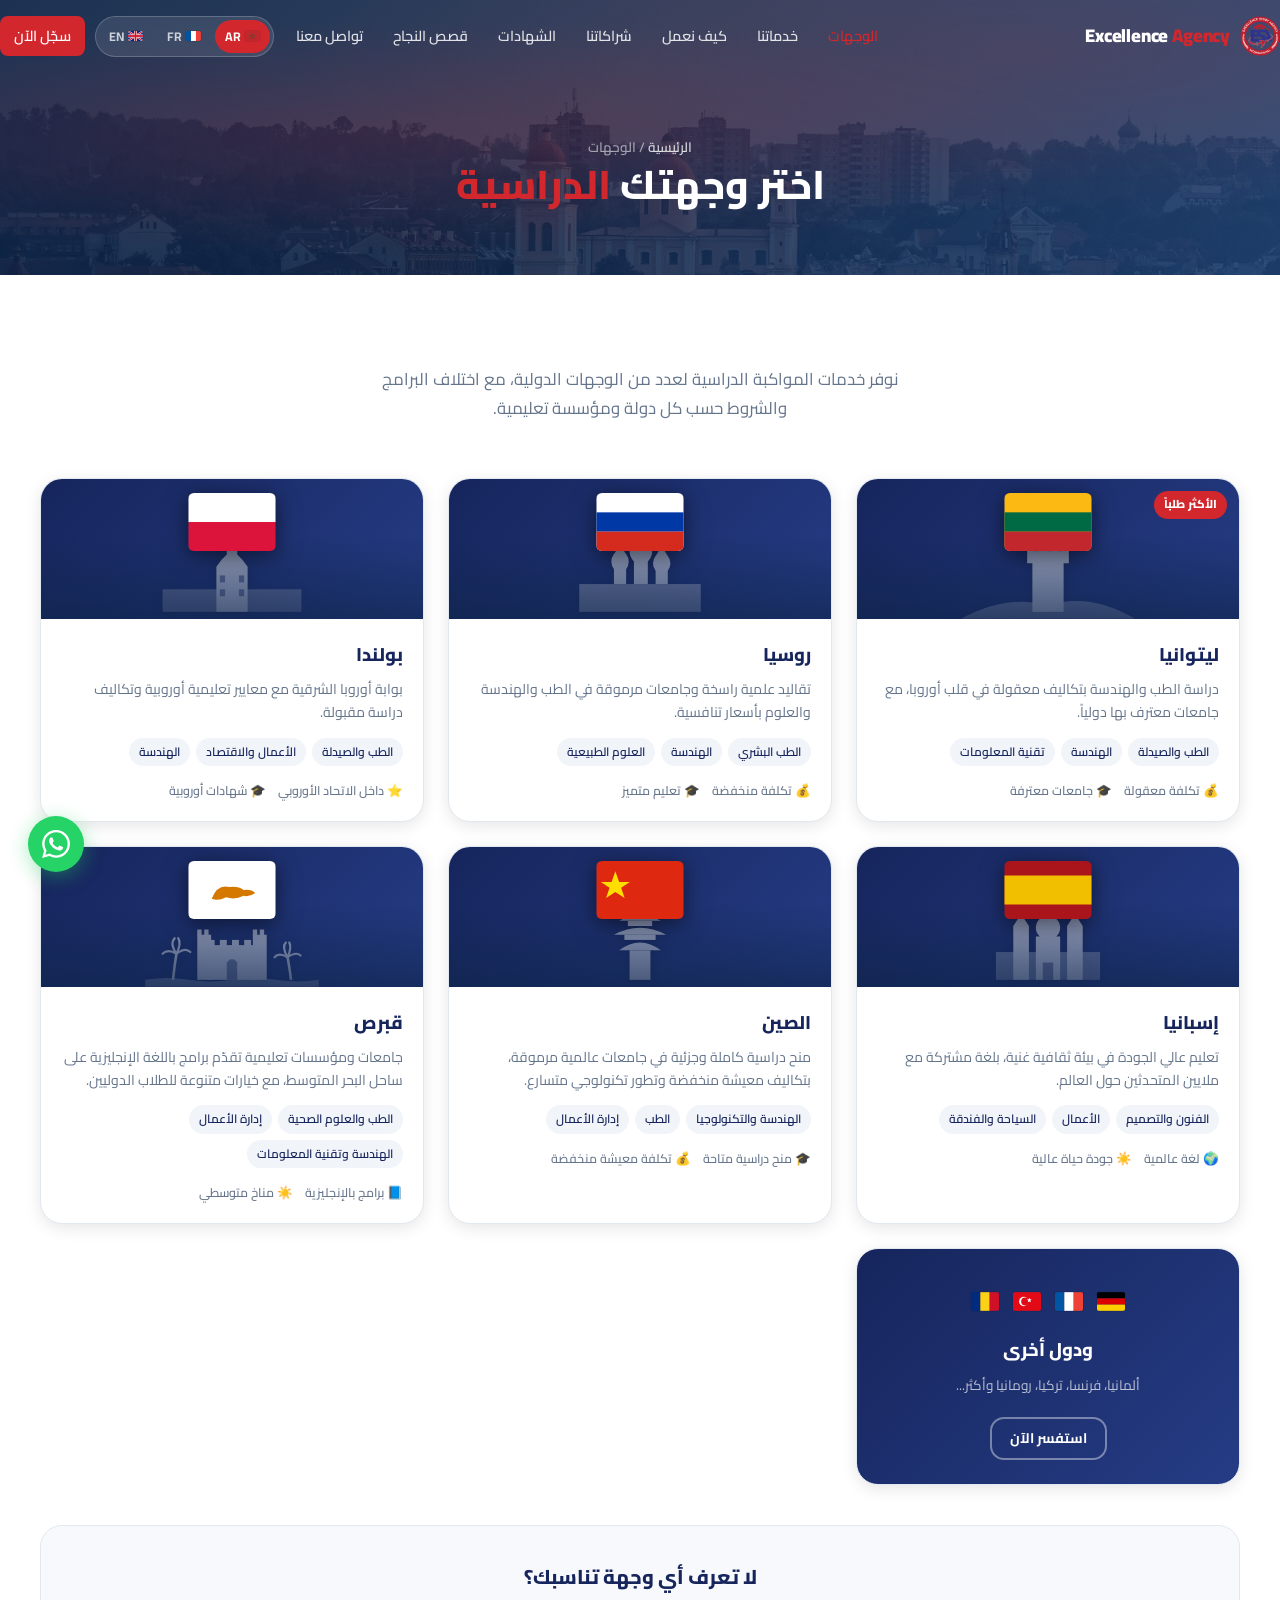
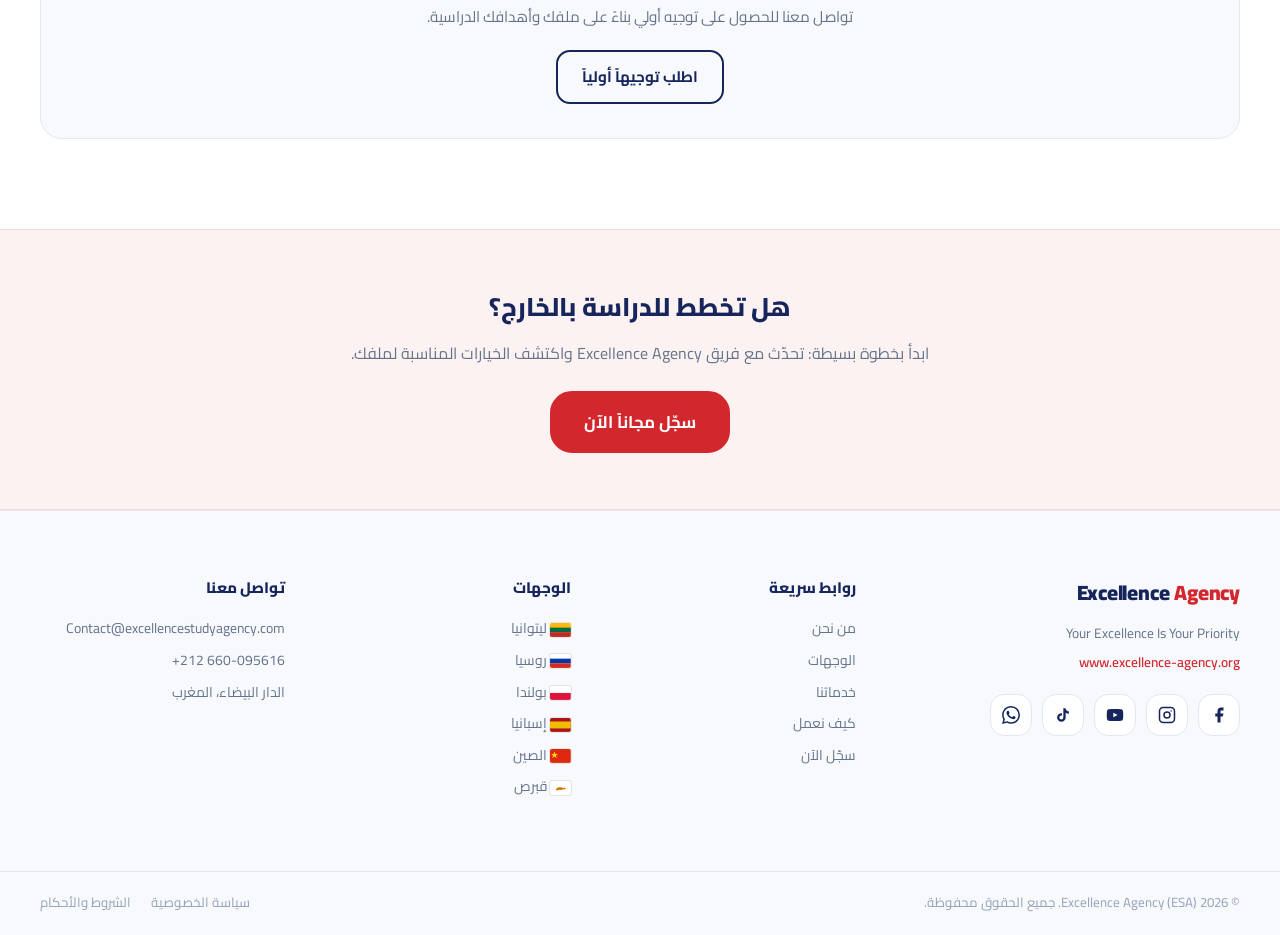
<file: destinations.html>
<!DOCTYPE html>
<html lang="ar" dir="rtl" data-title-key="nav.destinations">
<head>
  <meta charset="UTF-8" />
  <meta name="viewport" content="width=device-width, initial-scale=1.0" />
  <title>الوجهات الدراسية | Excellence Agency</title>
  <meta name="description" content="اختر وجهتك الدراسية المفضلة: ليتوانيا، روسيا، بولندا، إسبانيا، الصين وقبرص — مع اختلاف البرامج والشروط حسب كل دولة ومؤسسة تعليمية." />
  <link rel="preconnect" href="https://fonts.googleapis.com" />
  <link rel="preconnect" href="https://fonts.gstatic.com" crossorigin />
  <link href="https://fonts.googleapis.com/css2?family=Cairo:wght@400;500;600;700;800;900&family=Poppins:wght@400;500;600;700;800;900&display=swap" rel="stylesheet" />
  <link rel="stylesheet" href="css/style.css" />
  <link rel="icon" type="image/png" sizes="32x32" href="img/favicon-32.png" />

  <!-- canonical / social -->
  <link rel="canonical" href="https://www.excellence-agency.org/destinations.html" />
  <meta property="og:type" content="website" />
  <meta property="og:site_name" content="Excellence Agency" />
  <meta property="og:locale" content="ar_MA" />
  <meta property="og:locale:alternate" content="fr_MA" />
  <meta property="og:locale:alternate" content="en_US" />
  <meta property="og:url" content="https://www.excellence-agency.org/destinations.html" />
  <meta property="og:title" content="الوجهات الدراسية | Excellence Agency" />
  <meta property="og:description" content="ليتوانيا، روسيا، بولندا، إسبانيا، الصين وقبرص — البرامج والشروط تختلف حسب كل دولة ومؤسسة تعليمية." />
  <meta property="og:image" content="https://www.excellence-agency.org/img/og-cover.jpg" />
  <meta property="og:image:width" content="1200" />
  <meta property="og:image:height" content="630" />
  <meta property="og:image:alt" content="Excellence Agency — Study Abroad, Guided End to End" />
  <meta name="twitter:card" content="summary_large_image" />
  <meta name="twitter:title" content="الوجهات الدراسية | Excellence Agency" />
  <meta name="twitter:description" content="ليتوانيا، روسيا، بولندا، إسبانيا، الصين وقبرص — البرامج والشروط تختلف حسب كل دولة ومؤسسة تعليمية." />
  <meta name="twitter:image" content="https://www.excellence-agency.org/img/og-cover.jpg" />
  <meta name="theme-color" content="#16255c" />

  <link rel="icon" type="image/png" sizes="16x16" href="img/favicon-16.png" />
  <link rel="apple-touch-icon" sizes="180x180" href="img/apple-touch-icon.png" />

  <!-- Meta Pixel Code -->
  <script>
  !function(f,b,e,v,n,t,s)
  {if(f.fbq)return;n=f.fbq=function(){n.callMethod?
  n.callMethod.apply(n,arguments):n.queue.push(arguments)};
  if(!f._fbq)f._fbq=n;n.push=n;n.loaded=!0;n.version='2.0';
  n.queue=[];t=b.createElement(e);t.async=!0;
  t.src=v;s=b.getElementsByTagName(e)[0];
  s.parentNode.insertBefore(t,s)}(window, document,'script',
  'https://connect.facebook.net/en_US/fbevents.js');
  fbq('init', '2423938361461208');
  fbq('track', 'PageView');
  </script>
  <noscript><img height="1" width="1" style="display:none"
  src="https://www.facebook.com/tr?id=2423938361461208&ev=PageView&noscript=1" /></noscript>
  <!-- End Meta Pixel Code -->
</head>
<body>

<!-- ====== FLAG SPRITE ====== -->
<svg style="display:none" aria-hidden="true">
  <symbol id="flag-lt" viewBox="0 0 3 2">
    <rect width="3" height="2" fill="#fdb913"/>
    <rect y="0.667" width="3" height="0.667" fill="#006a44"/>
    <rect y="1.333" width="3" height="0.667" fill="#c1272d"/>
  </symbol>
  <symbol id="flag-ru" viewBox="0 0 3 2">
    <rect width="3" height="2" fill="#fff"/>
    <rect y="0.667" width="3" height="0.667" fill="#0039a6"/>
    <rect y="1.333" width="3" height="0.667" fill="#d52b1e"/>
  </symbol>
  <symbol id="flag-pl" viewBox="0 0 3 2">
    <rect width="3" height="1" fill="#fff"/>
    <rect y="1" width="3" height="1" fill="#dc143c"/>
  </symbol>
  <symbol id="flag-es" viewBox="0 0 3 2">
    <rect width="3" height="2" fill="#aa151b"/>
    <rect y="0.5" width="3" height="1" fill="#f1bf00"/>
  </symbol>
  <symbol id="flag-de" viewBox="0 0 3 2">
    <rect width="3" height="0.667" fill="#000"/>
    <rect y="0.667" width="3" height="0.667" fill="#dd0000"/>
    <rect y="1.333" width="3" height="0.667" fill="#ffce00"/>
  </symbol>
  <symbol id="flag-fr" viewBox="0 0 3 2">
    <rect width="1" height="2" fill="#0055a4"/>
    <rect x="1" width="1" height="2" fill="#fff"/>
    <rect x="2" width="1" height="2" fill="#ef4135"/>
  </symbol>
  <symbol id="flag-ro" viewBox="0 0 3 2">
    <rect width="1" height="2" fill="#002b7f"/>
    <rect x="1" width="1" height="2" fill="#fcd116"/>
    <rect x="2" width="1" height="2" fill="#ce1126"/>
  </symbol>
  <symbol id="flag-tr" viewBox="0 0 3 2">
    <rect width="3" height="2" fill="#e30a17"/>
    <circle cx="1.15" cy="1" r="0.5" fill="#fff"/>
    <circle cx="1.3" cy="1" r="0.42" fill="#e30a17"/>
    <polygon points="1.75,1 1.9,1.08 1.86,0.9 2,0.78 1.82,0.76 1.75,0.6 1.68,0.76 1.5,0.78 1.64,0.9 1.6,1.08" fill="#fff"/>
  </symbol>
  <symbol id="flag-cy" viewBox="0 0 3 2">
    <rect width="3" height="2" fill="#fff"/>
    <path d="M0.8,1.3 Q1.0,0.8 1.4,0.9 Q1.7,0.85 1.9,1.0 Q2.15,0.95 2.3,1.1 Q2.1,1.25 1.9,1.2 Q1.6,1.35 1.3,1.25 Q1.0,1.4 0.8,1.3 Z" fill="#d57800"/>
  </symbol>
  <symbol id="flag-ma" viewBox="0 0 3 2">
    <rect width="3" height="2" fill="#c1272d"/>
    <polygon points="1.5,0.55 1.63,0.95 2.05,0.95 1.71,1.19 1.84,1.6 1.5,1.35 1.16,1.6 1.29,1.19 0.95,0.95 1.37,0.95" fill="none" stroke="#006233" stroke-width="0.07"/>
  </symbol>
  <symbol id="flag-cn" viewBox="0 0 3 2"><rect width="3" height="2" fill="#de2910"/><polygon points="0.65,0.35 0.78,0.72 1.15,0.72 0.85,0.92 0.97,1.28 0.65,1.07 0.33,1.28 0.45,0.92 0.15,0.72 0.52,0.72" fill="#ffde00"/></symbol>
  <symbol id="flag-gb" viewBox="0 0 3 2">
    <rect width="3" height="2" fill="#00247d"/>
    <polygon points="0,0 0.3,0 3,1.75 3,2 2.7,2 0,0.25" fill="#fff"/>
    <polygon points="3,0 2.7,0 0,1.75 0,2 0.3,2 3,0.25" fill="#fff"/>
    <polygon points="0,0 0.15,0 3,1.85 3,2 2.85,2 0,0.15" fill="#cf142b"/>
    <polygon points="3,0 2.85,0 0,1.85 0,2 0.15,2 3,0.15" fill="#cf142b"/>
    <rect x="1.2" width="0.6" height="2" fill="#fff"/>
    <rect y="0.7" width="3" height="0.6" fill="#fff"/>
    <rect x="1.32" width="0.36" height="2" fill="#cf142b"/>
    <rect y="0.82" width="3" height="0.36" fill="#cf142b"/>
  </symbol>
</svg>

<!-- ====== NAVBAR ====== -->
<header id="navbar" class="navbar">
  <div class="container nav-inner">
    <a href="index.html" class="logo">
      <img src="img/logo.png" alt="Excellence Agency" class="logo-img" />
      <span class="logo-text">Excellence <span class="logo-accent">Agency</span></span>
    </a>
    <nav class="nav-links" id="navLinks">
      <a href="destinations.html" class="active" data-i18n="nav.destinations">الوجهات</a>
      <a href="services.html" data-i18n="nav.services">خدماتنا</a>
      <a href="how-it-works.html" data-i18n="nav.how">كيف نعمل</a>
      <a href="partners.html" data-i18n="nav.partners">شراكاتنا</a>
      <a href="certificates.html" data-i18n="nav.certificates">الشهادات</a>
      <a href="testimonials.html" data-i18n="nav.testimonials">قصص النجاح</a>
      <a href="contact.html" data-i18n="nav.contact">تواصل معنا</a>
      <div class="lang-switch">
        <button type="button" data-lang="ar" aria-label="العربية"><svg class="flag-icon"><use href="#flag-ma"/></svg> AR</button>
        <button type="button" data-lang="fr" aria-label="Français"><svg class="flag-icon"><use href="#flag-fr"/></svg> FR</button>
        <button type="button" data-lang="en" aria-label="English"><svg class="flag-icon"><use href="#flag-gb"/></svg> EN</button>
      </div>
      <a href="apply.html" class="btn btn-primary btn-sm" data-i18n="nav.cta">سجّل الآن</a>
    </nav>
    <button class="hamburger" id="hamburger" aria-label="القائمة">
      <span></span><span></span><span></span>
    </button>
  </div>
</header>

<!-- ====== PAGE HERO ====== -->
<div class="page-hero">
  <div class="hero-slider">
    <div class="hero-slide active" style="background-image:url('img/destinations/hero-lithuania.jpg')"></div>
    <div class="hero-slide" style="background-image:url('img/destinations/hero-russia.jpg')"></div>
    <div class="hero-slide" style="background-image:url('img/destinations/hero-poland.jpg')"></div>
    <div class="hero-slide" style="background-image:url('img/destinations/hero-spain.jpg')"></div>
    <div class="hero-slide" style="background-image:url('img/destinations/hero-china.jpg')"></div>
  </div>
  <div class="hero-overlay"></div>
  <div class="container">
    <p class="breadcrumb"><a href="index.html" data-i18n="nav.home">الرئيسية</a> / <span data-i18n="nav.destinations">الوجهات</span></p>
    <h1 class="section-title" data-i18n-html="dest.title.html">اختر وجهتك <span class="text-gold">الدراسية</span></h1>
  </div>
</div>

<!-- ====== DESTINATIONS ====== -->
<section class="destinations section">
  <div class="container">
    <div class="section-header">
      <p class="section-subtitle" data-i18n="dest.subtitle">نوفر خدمات المواكبة الدراسية لعدد من الوجهات الدولية، مع اختلاف البرامج والشروط حسب كل دولة ومؤسسة تعليمية.</p>
    </div>

    <div class="destinations-grid">

      <div class="dest-card" data-country="lithuania">
        <div class="dest-img">
          <div class="dest-skyline" aria-hidden="true">
            <svg viewBox="0 0 200 100" preserveAspectRatio="xMidYMax meet">
              <path d="M0,100 Q50,72 100,84 Q150,70 200,100 Z" fill="currentColor" opacity=".5"/>
              <rect x="82" y="34" width="36" height="58" fill="currentColor"/>
              <rect x="76" y="22" width="48" height="14" fill="currentColor"/>
              <rect x="76" y="14" width="8" height="9" fill="currentColor"/>
              <rect x="90" y="14" width="8" height="9" fill="currentColor"/>
              <rect x="104" y="14" width="8" height="9" fill="currentColor"/>
              <rect x="116" y="14" width="8" height="9" fill="currentColor"/>
              <line x1="100" y1="14" x2="100" y2="2" stroke="currentColor" stroke-width="2"/>
              <path d="M100,2 L112,6 L100,10 Z" fill="currentColor"/>
            </svg>
          </div>
          <div class="dest-flag"><svg class="flag-icon"><use href="#flag-lt"/></svg></div>
          <div class="dest-overlay"></div>
          <div class="dest-badge" data-i18n="dest.lt.badge">الأكثر طلباً</div>
        </div>
        <div class="dest-body">
          <h3 class="dest-name" data-i18n="dest.lt.name">ليتوانيا</h3>
          <p class="dest-desc" data-i18n="dest.lt.desc">دراسة الطب والهندسة بتكاليف معقولة في قلب أوروبا، مع جامعات معترف بها دولياً.</p>
          <ul class="dest-tags">
            <li data-i18n="dest.lt.tag1">الطب والصيدلة</li>
            <li data-i18n="dest.lt.tag2">الهندسة</li>
            <li data-i18n="dest.lt.tag3">تقنية المعلومات</li>
          </ul>
          <div class="dest-info">
            <span data-i18n="dest.lt.info1">💰 تكلفة معقولة</span>
            <span data-i18n="dest.lt.info2">🎓 جامعات معترفة</span>
          </div>
        </div>
      </div>

      <div class="dest-card" data-country="russia">
        <div class="dest-img">
          <div class="dest-skyline" aria-hidden="true">
            <svg viewBox="0 0 200 100" preserveAspectRatio="xMidYMax meet">
              <rect x="30" y="60" width="140" height="32" fill="currentColor" opacity=".6"/>
              <rect x="70" y="40" width="14" height="20" fill="currentColor"/>
              <ellipse cx="77" cy="34" rx="10" ry="12" fill="currentColor"/>
              <path d="M77,14 L84,26 L70,26 Z" fill="currentColor"/>
              <rect x="93" y="30" width="16" height="30" fill="currentColor"/>
              <ellipse cx="101" cy="22" rx="13" ry="15" fill="currentColor"/>
              <path d="M101,0 L110,14 L92,14 Z" fill="currentColor"/>
              <rect x="118" y="42" width="14" height="18" fill="currentColor"/>
              <ellipse cx="125" cy="36" rx="10" ry="12" fill="currentColor"/>
              <path d="M125,16 L132,28 L118,28 Z" fill="currentColor"/>
            </svg>
          </div>
          <div class="dest-flag"><svg class="flag-icon"><use href="#flag-ru"/></svg></div>
          <div class="dest-overlay"></div>
        </div>
        <div class="dest-body">
          <h3 class="dest-name" data-i18n="dest.ru.name">روسيا</h3>
          <p class="dest-desc" data-i18n="dest.ru.desc">تقاليد علمية راسخة وجامعات مرموقة في الطب والهندسة والعلوم بأسعار تنافسية.</p>
          <ul class="dest-tags">
            <li data-i18n="dest.ru.tag1">الطب البشري</li>
            <li data-i18n="dest.ru.tag2">الهندسة</li>
            <li data-i18n="dest.ru.tag3">العلوم الطبيعية</li>
          </ul>
          <div class="dest-info">
            <span data-i18n="dest.ru.info1">💰 تكلفة منخفضة</span>
            <span data-i18n="dest.ru.info2">🎓 تعليم متميز</span>
          </div>
        </div>
      </div>

      <div class="dest-card" data-country="poland">
        <div class="dest-img">
          <div class="dest-skyline" aria-hidden="true">
            <svg viewBox="0 0 200 100" preserveAspectRatio="xMidYMax meet">
              <rect x="20" y="66" width="160" height="26" fill="currentColor" opacity=".45"/>
              <polygon points="82,92 82,40 88,32 100,20 112,32 118,40 118,92" fill="currentColor"/>
              <rect x="94" y="12" width="12" height="16" fill="currentColor"/>
              <line x1="100" y1="12" x2="100" y2="0" stroke="currentColor" stroke-width="2"/>
              <rect x="86" y="50" width="6" height="8" fill="var(--navy)" opacity=".5"/>
              <rect x="108" y="50" width="6" height="8" fill="var(--navy)" opacity=".5"/>
              <rect x="86" y="66" width="6" height="8" fill="var(--navy)" opacity=".5"/>
              <rect x="108" y="66" width="6" height="8" fill="var(--navy)" opacity=".5"/>
            </svg>
          </div>
          <div class="dest-flag"><svg class="flag-icon"><use href="#flag-pl"/></svg></div>
          <div class="dest-overlay"></div>
        </div>
        <div class="dest-body">
          <h3 class="dest-name" data-i18n="dest.pl.name">بولندا</h3>
          <p class="dest-desc" data-i18n="dest.pl.desc">بوابة أوروبا الشرقية مع معايير تعليمية أوروبية وتكاليف دراسة مقبولة.</p>
          <ul class="dest-tags">
            <li data-i18n="dest.pl.tag1">الطب والصيدلة</li>
            <li data-i18n="dest.pl.tag2">الأعمال والاقتصاد</li>
            <li data-i18n="dest.pl.tag3">الهندسة</li>
          </ul>
          <div class="dest-info">
            <span data-i18n="dest.pl.info1">⭐ داخل الاتحاد الأوروبي</span>
            <span data-i18n="dest.pl.info2">🎓 شهادات أوروبية</span>
          </div>
        </div>
      </div>

      <div class="dest-card" data-country="spain">
        <div class="dest-img">
          <div class="dest-skyline" aria-hidden="true">
            <svg viewBox="0 0 200 100" preserveAspectRatio="xMidYMax meet">
              <rect x="40" y="60" width="120" height="32" fill="currentColor" opacity=".5"/>
              <rect x="60" y="30" width="18" height="62" fill="currentColor"/>
              <path d="M60,30 L69,16 L78,30 Z" fill="currentColor"/>
              <rect x="122" y="30" width="18" height="62" fill="currentColor"/>
              <path d="M122,30 L131,16 L140,30 Z" fill="currentColor"/>
              <rect x="86" y="42" width="28" height="50" fill="currentColor"/>
              <circle cx="100" cy="32" r="14" fill="currentColor"/>
              <line x1="100" y1="18" x2="100" y2="6" stroke="currentColor" stroke-width="2"/>
              <rect x="94" y="72" width="12" height="20" fill="var(--navy)" opacity=".5"/>
            </svg>
          </div>
          <div class="dest-flag"><svg class="flag-icon"><use href="#flag-es"/></svg></div>
          <div class="dest-overlay"></div>
        </div>
        <div class="dest-body">
          <h3 class="dest-name" data-i18n="dest.es.name">إسبانيا</h3>
          <p class="dest-desc" data-i18n="dest.es.desc">تعليم عالي الجودة في بيئة ثقافية غنية، بلغة مشتركة مع ملايين المتحدثين حول العالم.</p>
          <ul class="dest-tags">
            <li data-i18n="dest.es.tag1">الفنون والتصميم</li>
            <li data-i18n="dest.es.tag2">الأعمال</li>
            <li data-i18n="dest.es.tag3">السياحة والفندقة</li>
          </ul>
          <div class="dest-info">
            <span data-i18n="dest.es.info1">🌍 لغة عالمية</span>
            <span data-i18n="dest.es.info2">☀️ جودة حياة عالية</span>
          </div>
        </div>
      </div>

      <div class="dest-card" data-country="china">
        <div class="dest-img">
          <div class="dest-skyline" aria-hidden="true">
            <svg viewBox="0 0 200 100" preserveAspectRatio="xMidYMax meet">
              <rect x="88" y="58" width="24" height="34" fill="currentColor"/>
              <path d="M76,58 Q100,40 124,58 Z" fill="currentColor"/>
              <rect x="82" y="40" width="36" height="6" fill="currentColor"/>
              <path d="M70,40 Q100,24 130,40 Z" fill="currentColor"/>
              <rect x="86" y="24" width="28" height="6" fill="currentColor"/>
              <path d="M76,24 Q100,10 124,24 Z" fill="currentColor"/>
              <line x1="100" y1="10" x2="100" y2="0" stroke="currentColor" stroke-width="2"/>
              <circle cx="100" cy="2" r="2.5" fill="currentColor"/>
            </svg>
          </div>
          <div class="dest-flag"><svg class="flag-icon"><use href="#flag-cn"/></svg></div>
          <div class="dest-overlay"></div>
        </div>
        <div class="dest-body">
          <h3 class="dest-name" data-i18n="dest.cn.name">الصين</h3>
          <p class="dest-desc" data-i18n="dest.cn.desc">منح دراسية كاملة وجزئية في جامعات عالمية مرموقة، بتكاليف معيشة منخفضة وتطور تكنولوجي متسارع.</p>
          <ul class="dest-tags">
            <li data-i18n="dest.cn.tag1">الهندسة والتكنولوجيا</li>
            <li data-i18n="dest.cn.tag2">الطب</li>
            <li data-i18n="dest.cn.tag3">إدارة الأعمال</li>
          </ul>
          <div class="dest-info">
            <span data-i18n="dest.cn.info1">🎓 منح دراسية متاحة</span>
            <span data-i18n="dest.cn.info2">💰 تكلفة معيشة منخفضة</span>
          </div>
        </div>
      </div>

      <div class="dest-card" data-country="cyprus">
        <div class="dest-img">
          <div class="dest-skyline" aria-hidden="true">
            <svg viewBox="0 0 200 100" preserveAspectRatio="xMidYMax meet">
              <path d="M0,92 Q25,88 50,92 Q75,96 100,92 Q125,88 150,92 Q175,96 200,92 L200,100 L0,100 Z" fill="currentColor" opacity=".45"/>
              <rect x="72" y="52" width="56" height="40" fill="currentColor"/>
              <rect x="72" y="46" width="8" height="7" fill="currentColor"/>
              <rect x="86" y="46" width="8" height="7" fill="currentColor"/>
              <rect x="100" y="46" width="8" height="7" fill="currentColor"/>
              <rect x="114" y="46" width="8" height="7" fill="currentColor"/>
              <rect x="60" y="40" width="16" height="52" fill="currentColor"/>
              <rect x="124" y="40" width="16" height="52" fill="currentColor"/>
              <rect x="60" y="34" width="5" height="7" fill="currentColor"/>
              <rect x="68" y="34" width="5" height="7" fill="currentColor"/>
              <rect x="124" y="34" width="5" height="7" fill="currentColor"/>
              <rect x="132" y="34" width="5" height="7" fill="currentColor"/>
              <path d="M94,92 L94,72 Q100,64 106,72 L106,92 Z" fill="var(--navy)" opacity=".5"/>
              <path d="M32,92 Q34,74 36,62" stroke="currentColor" stroke-width="3" fill="none"/>
              <path d="M36,62 Q26,56 20,62 M36,62 Q28,50 34,44 M36,62 Q46,54 52,60 M36,62 Q42,50 38,44" stroke="currentColor" stroke-width="2.5" fill="none" stroke-linecap="round"/>
              <path d="M168,92 Q166,76 164,66" stroke="currentColor" stroke-width="3" fill="none"/>
              <path d="M164,66 Q154,60 149,66 M164,66 Q157,54 162,49 M164,66 Q174,59 179,64 M164,66 Q169,55 166,49" stroke="currentColor" stroke-width="2.5" fill="none" stroke-linecap="round"/>
            </svg>
          </div>
          <div class="dest-flag"><svg class="flag-icon"><use href="#flag-cy"/></svg></div>
          <div class="dest-overlay"></div>
        </div>
        <div class="dest-body">
          <h3 class="dest-name" data-i18n="dest.cy.name">قبرص</h3>
          <p class="dest-desc" data-i18n="dest.cy.desc">جامعات ومؤسسات تعليمية تقدّم برامج باللغة الإنجليزية على ساحل البحر المتوسط، مع خيارات متنوعة للطلاب الدوليين.</p>
          <ul class="dest-tags">
            <li data-i18n="dest.cy.tag1">الطب والعلوم الصحية</li>
            <li data-i18n="dest.cy.tag2">إدارة الأعمال</li>
            <li data-i18n="dest.cy.tag3">الهندسة وتقنية المعلومات</li>
          </ul>
          <div class="dest-info">
            <span data-i18n="dest.cy.info1">📘 برامج بالإنجليزية</span>
            <span data-i18n="dest.cy.info2">☀️ مناخ متوسطي</span>
          </div>
        </div>
      </div>

      <div class="dest-card dest-more">
        <div class="dest-more-content">
          <div class="dest-more-flags">
            <svg class="flag-icon"><use href="#flag-de"/></svg>
            <svg class="flag-icon"><use href="#flag-fr"/></svg>
            <svg class="flag-icon"><use href="#flag-tr"/></svg>
            <svg class="flag-icon"><use href="#flag-ro"/></svg>
          </div>
          <h3 data-i18n="dest.more.title">ودول أخرى</h3>
          <p data-i18n="dest.more.desc">ألمانيا، فرنسا، تركيا، رومانيا وأكثر...</p>
          <a href="apply.html" class="btn btn-outline btn-sm" data-i18n="dest.more.cta">استفسر الآن</a>
        </div>
      </div>

    </div>

    <div class="dest-help">
      <h3 data-i18n="dest.help.title">لا تعرف أي وجهة تناسبك؟</h3>
      <p data-i18n="dest.help.text">تواصل معنا للحصول على توجيه أولي بناءً على ملفك وأهدافك الدراسية.</p>
      <a href="contact.html" class="btn btn-outline" data-i18n="dest.help.cta">اطلب توجيهاً أولياً</a>
    </div>
  </div>
</section>

<!-- ====== CTA ====== -->
<section class="page-cta">
  <div class="container">
    <h2 data-i18n="home.cta.title">هل تخطط للدراسة بالخارج؟</h2>
    <p data-i18n="home.cta.subtitle">ابدأ بخطوة بسيطة: تحدّث مع فريق Excellence Agency واكتشف الخيارات المناسبة لملفك.</p>
    <a href="apply.html" class="btn btn-primary btn-lg" data-i18n="hero.cta1">سجّل مجاناً الآن</a>
  </div>
</section>

<!-- ====== FOOTER ====== -->
<footer class="footer">
  <div class="container footer-inner">
    <div class="footer-brand">
      <span class="logo-text footer-logo">Excellence <span class="logo-accent">Agency</span></span>
      <p data-i18n="footer.tagline">Your Excellence Is Your Priority</p>
      <p class="footer-site">www.excellence-agency.org</p>
      <div class="footer-social">
        <a href="https://www.facebook.com/share/19CaDQ6mUM/?mibextid=wwXIfr" class="social-btn" aria-label="فيسبوك" target="_blank" rel="noopener">
          <svg width="18" height="18" viewBox="0 0 24 24" fill="currentColor"><path d="M18 2h-3a5 5 0 00-5 5v3H7v4h3v8h4v-8h3l1-4h-4V7a1 1 0 011-1h3z"/></svg>
        </a>
        <a href="https://www.instagram.com/excellence_agency_esa?igsh=MWF2Zm5uZWpnbW5zbw==" class="social-btn" aria-label="إنستغرام" target="_blank" rel="noopener">
          <svg width="18" height="18" viewBox="0 0 24 24" fill="none" stroke="currentColor" stroke-width="2"><rect x="2" y="2" width="20" height="20" rx="5"/><circle cx="12" cy="12" r="4"/><circle cx="17.5" cy="6.5" r="1" fill="currentColor" stroke="none"/></svg>
        </a>
        <a href="https://www.youtube.com/@excellence_agency" class="social-btn" aria-label="يوتيوب" target="_blank">
          <svg width="18" height="18" viewBox="0 0 24 24" fill="currentColor"><path d="M22.54 6.42a2.78 2.78 0 00-1.95-1.96C18.88 4 12 4 12 4s-6.88 0-8.59.46a2.78 2.78 0 00-1.95 1.96A29 29 0 001 12a29 29 0 00.46 5.58a2.78 2.78 0 001.95 1.95C5.12 20 12 20 12 20s6.88 0 8.59-.47a2.78 2.78 0 001.95-1.95A29 29 0 0023 12a29 29 0 00-.46-5.58z"/><polygon points="9.75 15.02 15.5 12 9.75 8.98 9.75 15.02" fill="white"/></svg>
        </a>
        <a href="https://www.tiktok.com/@excellence_agency?_r=1&_t=ZS-988aOxyGcuA" class="social-btn" aria-label="تيك توك" target="_blank" rel="noopener">
          <svg width="18" height="18" viewBox="0 0 24 24" fill="currentColor"><path d="M16.6 5.82s.51.5 0 0A4.278 4.278 0 0115.54 3h-3.09v12.4a2.592 2.592 0 01-2.59 2.5c-1.42 0-2.6-1.16-2.6-2.6 0-1.72 1.66-3.01 3.37-2.48V9.66c-3.45-.46-6.47 2.22-6.47 5.64 0 3.33 2.76 5.7 5.69 5.7 3.14 0 5.69-2.55 5.69-5.7V9.01a7.35 7.35 0 004.3 1.38V7.3s-1.88.09-3.24-1.48z"/></svg>
        </a>
        <a href="https://wa.me/212660095616" class="social-btn" aria-label="واتساب" target="_blank">
          <svg width="18" height="18" viewBox="0 0 24 24" fill="currentColor"><path d="M17.472 14.382c-.297-.149-1.758-.867-2.03-.967-.273-.099-.471-.148-.67.15-.197.297-.767.966-.94 1.164-.173.199-.347.223-.644.075-.297-.15-1.255-.463-2.39-1.475-.883-.788-1.48-1.761-1.653-2.059-.173-.297-.018-.458.13-.606.134-.133.298-.347.446-.52.149-.174.198-.298.298-.497.099-.198.05-.371-.025-.52-.075-.149-.669-1.612-.916-2.207-.242-.579-.487-.5-.669-.51-.173-.008-.371-.01-.57-.01-.198 0-.52.074-.792.372-.272.297-1.04 1.016-1.04 2.479 0 1.462 1.065 2.875 1.213 3.074.149.198 2.096 3.2 5.077 4.487.709.306 1.262.489 1.694.625.712.227 1.36.195 1.871.118.571-.085 1.758-.719 2.006-1.413.248-.694.248-1.289.173-1.413-.074-.124-.272-.198-.57-.347m-5.421 7.403h-.004a9.87 9.87 0 01-5.031-1.378l-.361-.214-3.741.982.998-3.648-.235-.374a9.86 9.86 0 01-1.51-5.26c.001-5.45 4.436-9.884 9.888-9.884 2.64 0 5.122 1.03 6.988 2.898a9.825 9.825 0 012.893 6.994c-.003 5.45-4.437 9.884-9.885 9.884m8.413-18.297A11.815 11.815 0 0012.05 0C5.495 0 .16 5.335.157 11.892c0 2.096.547 4.142 1.588 5.945L.057 24l6.305-1.654a11.882 11.882 0 005.683 1.448h.005c6.554 0 11.89-5.335 11.893-11.893a11.821 11.821 0 00-3.48-8.413z"/></svg>
        </a>
      </div>    </div>
    <div class="footer-links">
      <h4 data-i18n="footer.links.title">روابط سريعة</h4>
      <a href="index.html#about" data-i18n="footer.links.about">من نحن</a>
      <a href="destinations.html" data-i18n="footer.links.dest">الوجهات</a>
      <a href="services.html" data-i18n="footer.links.services">خدماتنا</a>
      <a href="how-it-works.html" data-i18n="footer.links.how">كيف نعمل</a>
      <a href="apply.html" data-i18n="footer.links.apply">سجّل الآن</a>
    </div>
    <div class="footer-links">
      <h4 data-i18n="footer.dest.title">الوجهات</h4>
      <a href="destinations.html"><svg class="flag-icon"><use href="#flag-lt"/></svg> <span data-i18n="dest.lt.name">ليتوانيا</span></a>
      <a href="destinations.html"><svg class="flag-icon"><use href="#flag-ru"/></svg> <span data-i18n="dest.ru.name">روسيا</span></a>
      <a href="destinations.html"><svg class="flag-icon"><use href="#flag-pl"/></svg> <span data-i18n="dest.pl.name">بولندا</span></a>
      <a href="destinations.html"><svg class="flag-icon"><use href="#flag-es"/></svg> <span data-i18n="dest.es.name">إسبانيا</span></a>
      <a href="destinations.html"><svg class="flag-icon"><use href="#flag-cn"/></svg> <span data-i18n="dest.cn.name">الصين</span></a>
      <a href="destinations.html"><svg class="flag-icon"><use href="#flag-cy"/></svg> <span data-i18n="dest.cy.name">قبرص</span></a>
    </div>
    <div class="footer-contact">
      <h4 data-i18n="footer.contact.title">تواصل معنا</h4>
      <p>Contact@excellencestudyagency.com</p>
      <p dir="ltr">+212 660-095616</p>
      <p data-i18n="contact.address.value">الدار البيضاء، المغرب</p>
    </div>
  </div>
  <div class="footer-bottom">
    <div class="container">
      <p data-i18n="footer.copyright">© 2026 Excellence Agency (ESA). جميع الحقوق محفوظة.</p>
      <div class="footer-bottom-links">
        <a href="privacy.html" data-i18n="footer.privacy">سياسة الخصوصية</a>
        <a href="terms.html" data-i18n="footer.terms">الشروط والأحكام</a>
      </div>
    </div>
  </div>
</footer>

<a href="https://wa.me/212660095616" class="whatsapp-float" target="_blank" aria-label="واتساب">
  <svg width="28" height="28" viewBox="0 0 24 24" fill="currentColor"><path d="M17.472 14.382c-.297-.149-1.758-.867-2.03-.967-.273-.099-.471-.148-.67.15-.197.297-.767.966-.94 1.164-.173.199-.347.223-.644.075-.297-.15-1.255-.463-2.39-1.475-.883-.788-1.48-1.761-1.653-2.059-.173-.297-.018-.458.13-.606.134-.133.298-.347.446-.52.149-.174.198-.298.298-.497.099-.198.05-.371-.025-.52-.075-.149-.669-1.612-.916-2.207-.242-.579-.487-.5-.669-.51-.173-.008-.371-.01-.57-.01-.198 0-.52.074-.792.372-.272.297-1.04 1.016-1.04 2.479 0 1.462 1.065 2.875 1.213 3.074.149.198 2.096 3.2 5.077 4.487.709.306 1.262.489 1.694.625.712.227 1.36.195 1.871.118.571-.085 1.758-.719 2.006-1.413.248-.694.248-1.289.173-1.413-.074-.124-.272-.198-.57-.347m-5.421 7.403h-.004a9.87 9.87 0 01-5.031-1.378l-.361-.214-3.741.982.998-3.648-.235-.374a9.86 9.86 0 01-1.51-5.26c.001-5.45 4.436-9.884 9.888-9.884 2.64 0 5.122 1.03 6.988 2.898a9.825 9.825 0 012.893 6.994c-.003 5.45-4.437 9.884-9.885 9.884m8.413-18.297A11.815 11.815 0 0012.05 0C5.495 0 .16 5.335.157 11.892c0 2.096.547 4.142 1.588 5.945L.057 24l6.305-1.654a11.882 11.882 0 005.683 1.448h.005c6.554 0 11.89-5.335 11.893-11.893a11.821 11.821 0 00-3.48-8.413z"/></svg>
</a>

<script src="js/i18n.js"></script>
<script src="js/script.js"></script>
  <script defer src="/promo.js"></script>
</body>
</html>
</file>
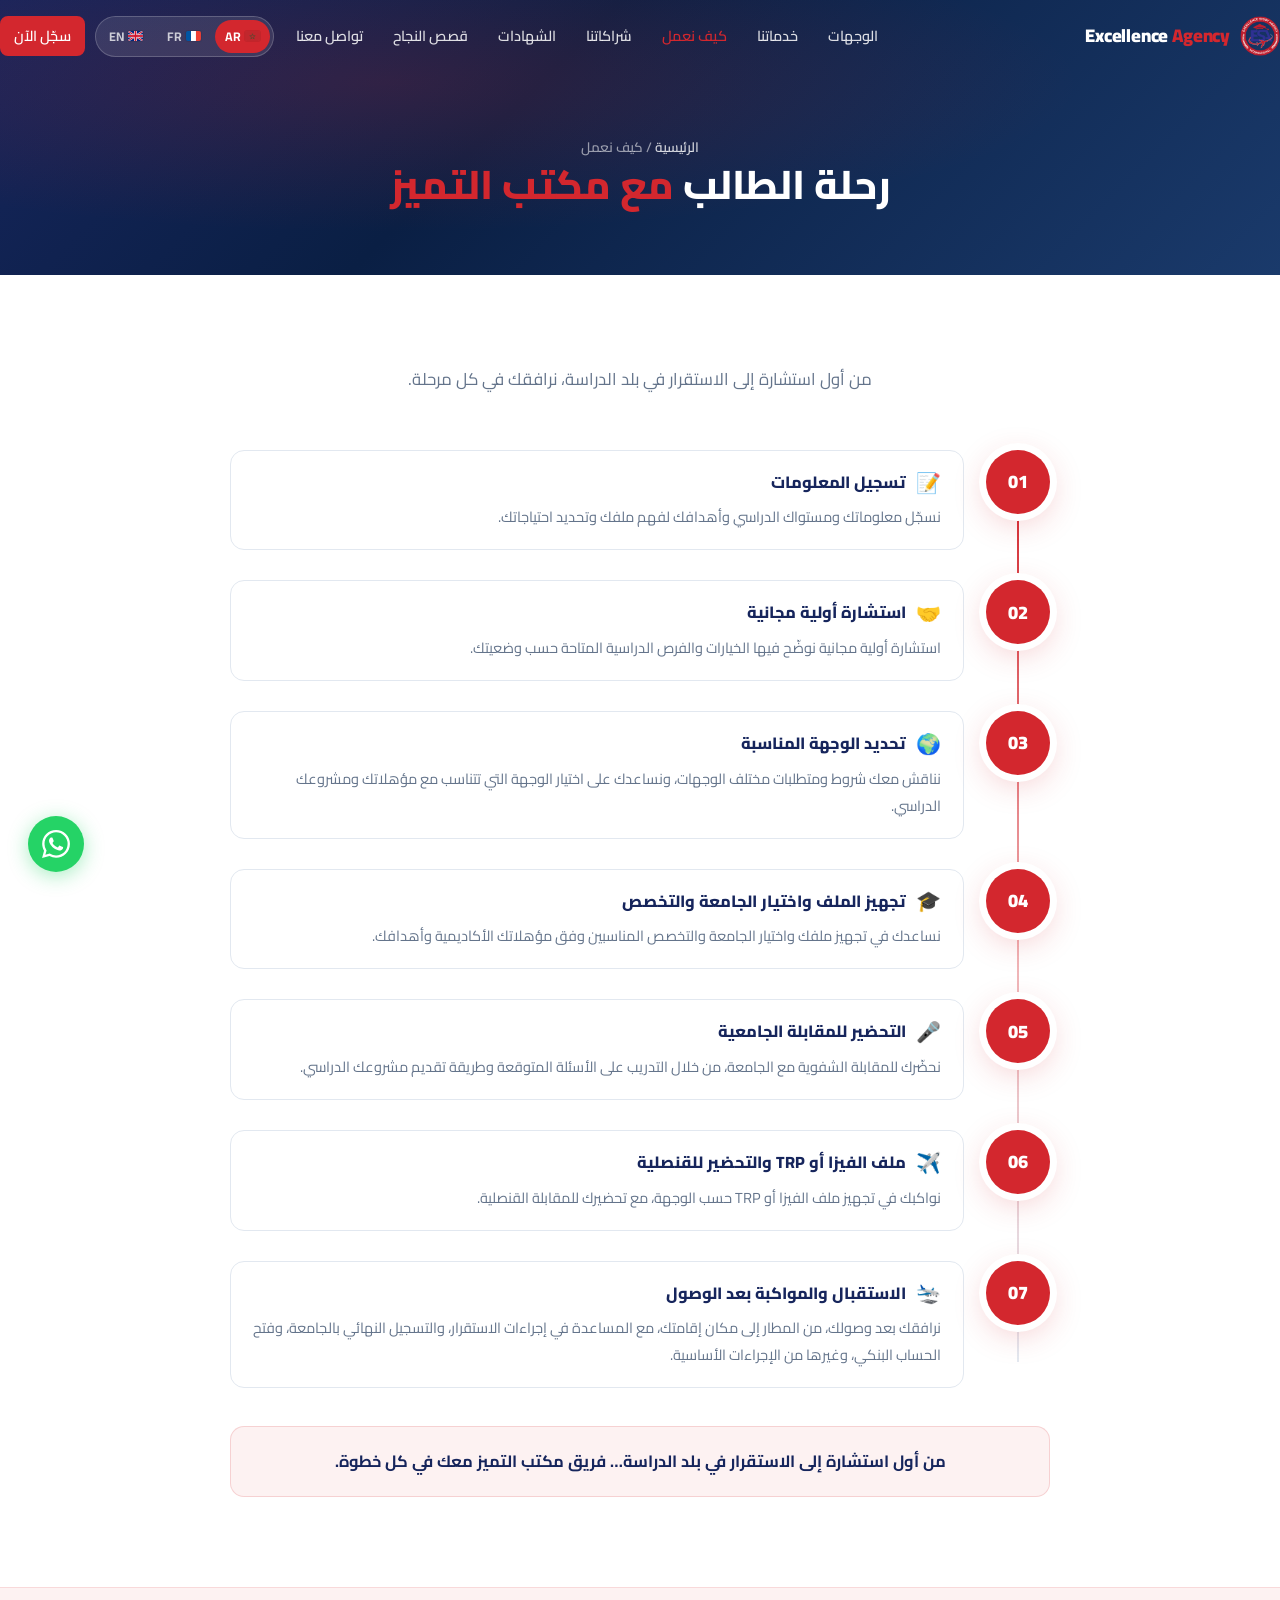
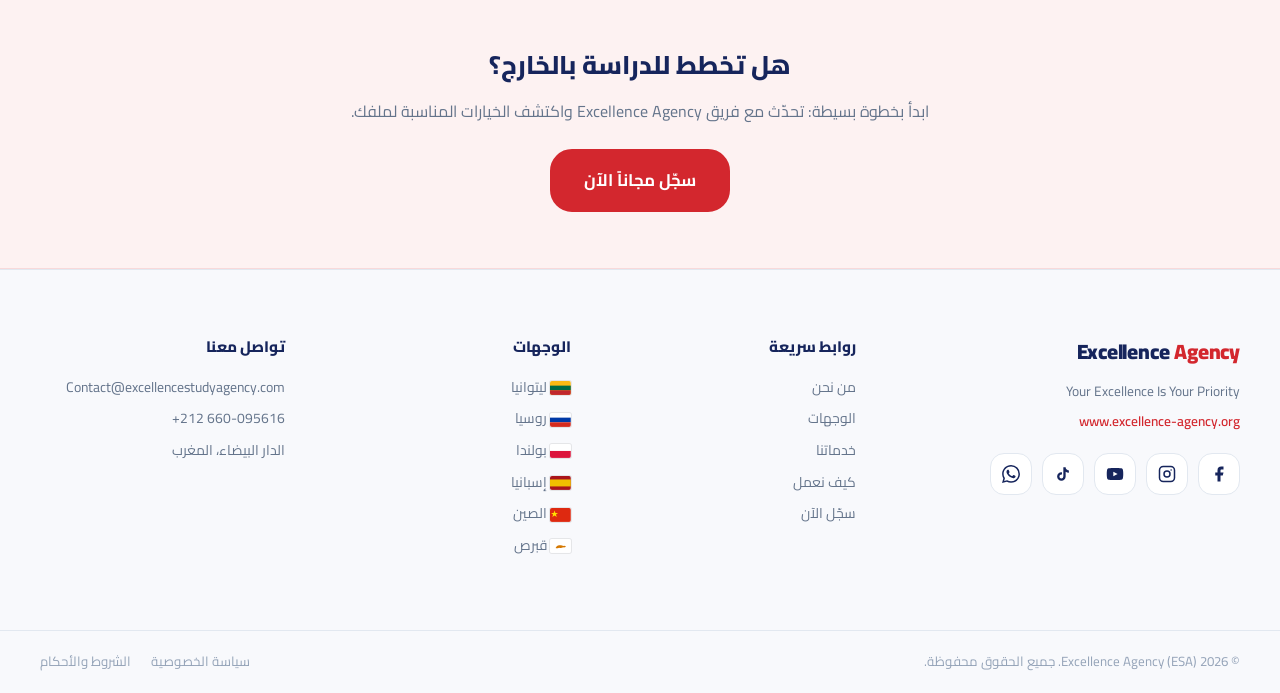
<file: how-it-works.html>
<!DOCTYPE html>
<html lang="ar" dir="rtl" data-title-key="nav.how">
<head>
  <meta charset="UTF-8" />
  <meta name="viewport" content="width=device-width, initial-scale=1.0" />
  <title>كيف نعمل | Excellence Agency</title>
  <meta name="description" content="رحلة الطالب مع Excellence Agency: من تسجيل المعلومات والاستشارة الأولية إلى ملف الفيزا والاستقبال بعد الوصول." />
  <link rel="preconnect" href="https://fonts.googleapis.com" />
  <link rel="preconnect" href="https://fonts.gstatic.com" crossorigin />
  <link href="https://fonts.googleapis.com/css2?family=Cairo:wght@400;500;600;700;800;900&family=Poppins:wght@400;500;600;700;800;900&display=swap" rel="stylesheet" />
  <link rel="stylesheet" href="css/style.css" />
  <link rel="icon" type="image/png" sizes="32x32" href="img/favicon-32.png" />

  <!-- canonical / social -->
  <link rel="canonical" href="https://www.excellence-agency.org/how-it-works.html" />
  <meta property="og:type" content="website" />
  <meta property="og:site_name" content="Excellence Agency" />
  <meta property="og:locale" content="ar_MA" />
  <meta property="og:locale:alternate" content="fr_MA" />
  <meta property="og:locale:alternate" content="en_US" />
  <meta property="og:url" content="https://www.excellence-agency.org/how-it-works.html" />
  <meta property="og:title" content="كيف نعمل | Excellence Agency" />
  <meta property="og:description" content="مراحل واضحة: الاستشارة، اختيار الوجهة، الملف والجامعة، المقابلة، الفيزا أو TRP، ثم الاستقبال بعد الوصول." />
  <meta property="og:image" content="https://www.excellence-agency.org/img/og-cover.jpg" />
  <meta property="og:image:width" content="1200" />
  <meta property="og:image:height" content="630" />
  <meta property="og:image:alt" content="Excellence Agency — Study Abroad, Guided End to End" />
  <meta name="twitter:card" content="summary_large_image" />
  <meta name="twitter:title" content="كيف نعمل | Excellence Agency" />
  <meta name="twitter:description" content="مراحل واضحة: الاستشارة، اختيار الوجهة، الملف والجامعة، المقابلة، الفيزا أو TRP، ثم الاستقبال بعد الوصول." />
  <meta name="twitter:image" content="https://www.excellence-agency.org/img/og-cover.jpg" />
  <meta name="theme-color" content="#16255c" />

  <link rel="icon" type="image/png" sizes="16x16" href="img/favicon-16.png" />
  <link rel="apple-touch-icon" sizes="180x180" href="img/apple-touch-icon.png" />

  <!-- Meta Pixel Code -->
  <script>
  !function(f,b,e,v,n,t,s)
  {if(f.fbq)return;n=f.fbq=function(){n.callMethod?
  n.callMethod.apply(n,arguments):n.queue.push(arguments)};
  if(!f._fbq)f._fbq=n;n.push=n;n.loaded=!0;n.version='2.0';
  n.queue=[];t=b.createElement(e);t.async=!0;
  t.src=v;s=b.getElementsByTagName(e)[0];
  s.parentNode.insertBefore(t,s)}(window, document,'script',
  'https://connect.facebook.net/en_US/fbevents.js');
  fbq('init', '2423938361461208');
  fbq('track', 'PageView');
  </script>
  <noscript><img height="1" width="1" style="display:none"
  src="https://www.facebook.com/tr?id=2423938361461208&ev=PageView&noscript=1" /></noscript>
  <!-- End Meta Pixel Code -->
</head>
<body>

<svg style="display:none" aria-hidden="true">
  <symbol id="flag-lt" viewBox="0 0 3 2"><rect width="3" height="2" fill="#fdb913"/><rect y="0.667" width="3" height="0.667" fill="#006a44"/><rect y="1.333" width="3" height="0.667" fill="#c1272d"/></symbol>
  <symbol id="flag-ru" viewBox="0 0 3 2"><rect width="3" height="2" fill="#fff"/><rect y="0.667" width="3" height="0.667" fill="#0039a6"/><rect y="1.333" width="3" height="0.667" fill="#d52b1e"/></symbol>
  <symbol id="flag-pl" viewBox="0 0 3 2"><rect width="3" height="1" fill="#fff"/><rect y="1" width="3" height="1" fill="#dc143c"/></symbol>
  <symbol id="flag-es" viewBox="0 0 3 2"><rect width="3" height="2" fill="#aa151b"/><rect y="0.5" width="3" height="1" fill="#f1bf00"/></symbol>
  <symbol id="flag-de" viewBox="0 0 3 2"><rect width="3" height="0.667" fill="#000"/><rect y="0.667" width="3" height="0.667" fill="#dd0000"/><rect y="1.333" width="3" height="0.667" fill="#ffce00"/></symbol>
  <symbol id="flag-fr" viewBox="0 0 3 2"><rect width="1" height="2" fill="#0055a4"/><rect x="1" width="1" height="2" fill="#fff"/><rect x="2" width="1" height="2" fill="#ef4135"/></symbol>
  <symbol id="flag-ro" viewBox="0 0 3 2"><rect width="1" height="2" fill="#002b7f"/><rect x="1" width="1" height="2" fill="#fcd116"/><rect x="2" width="1" height="2" fill="#ce1126"/></symbol>
  <symbol id="flag-tr" viewBox="0 0 3 2"><rect width="3" height="2" fill="#e30a17"/><circle cx="1.15" cy="1" r="0.5" fill="#fff"/><circle cx="1.3" cy="1" r="0.42" fill="#e30a17"/><polygon points="1.75,1 1.9,1.08 1.86,0.9 2,0.78 1.82,0.76 1.75,0.6 1.68,0.76 1.5,0.78 1.64,0.9 1.6,1.08" fill="#fff"/></symbol>
  <symbol id="flag-cy" viewBox="0 0 3 2"><rect width="3" height="2" fill="#fff"/><path d="M0.8,1.3 Q1.0,0.8 1.4,0.9 Q1.7,0.85 1.9,1.0 Q2.15,0.95 2.3,1.1 Q2.1,1.25 1.9,1.2 Q1.6,1.35 1.3,1.25 Q1.0,1.4 0.8,1.3 Z" fill="#d57800"/></symbol>
  <symbol id="flag-ma" viewBox="0 0 3 2"><rect width="3" height="2" fill="#c1272d"/><polygon points="1.5,0.55 1.63,0.95 2.05,0.95 1.71,1.19 1.84,1.6 1.5,1.35 1.16,1.6 1.29,1.19 0.95,0.95 1.37,0.95" fill="none" stroke="#006233" stroke-width="0.07"/></symbol>
  <symbol id="flag-cn" viewBox="0 0 3 2"><rect width="3" height="2" fill="#de2910"/><polygon points="0.65,0.35 0.78,0.72 1.15,0.72 0.85,0.92 0.97,1.28 0.65,1.07 0.33,1.28 0.45,0.92 0.15,0.72 0.52,0.72" fill="#ffde00"/></symbol>
  <symbol id="flag-gb" viewBox="0 0 3 2"><rect width="3" height="2" fill="#00247d"/><polygon points="0,0 0.3,0 3,1.75 3,2 2.7,2 0,0.25" fill="#fff"/><polygon points="3,0 2.7,0 0,1.75 0,2 0.3,2 3,0.25" fill="#fff"/><polygon points="0,0 0.15,0 3,1.85 3,2 2.85,2 0,0.15" fill="#cf142b"/><polygon points="3,0 2.85,0 0,1.85 0,2 0.15,2 3,0.15" fill="#cf142b"/><rect x="1.2" width="0.6" height="2" fill="#fff"/><rect y="0.7" width="3" height="0.6" fill="#fff"/><rect x="1.32" width="0.36" height="2" fill="#cf142b"/><rect y="0.82" width="3" height="0.36" fill="#cf142b"/></symbol>
</svg>

<header id="navbar" class="navbar">
  <div class="container nav-inner">
    <a href="index.html" class="logo">
      <img src="img/logo.png" alt="Excellence Agency" class="logo-img" />
      <span class="logo-text">Excellence <span class="logo-accent">Agency</span></span>
    </a>
    <nav class="nav-links" id="navLinks">
      <a href="destinations.html" data-i18n="nav.destinations">الوجهات</a>
      <a href="services.html" data-i18n="nav.services">خدماتنا</a>
      <a href="how-it-works.html" class="active" data-i18n="nav.how">كيف نعمل</a>
      <a href="partners.html" data-i18n="nav.partners">شراكاتنا</a>
      <a href="certificates.html" data-i18n="nav.certificates">الشهادات</a>
      <a href="testimonials.html" data-i18n="nav.testimonials">قصص النجاح</a>
      <a href="contact.html" data-i18n="nav.contact">تواصل معنا</a>
      <div class="lang-switch">
        <button type="button" data-lang="ar" aria-label="العربية"><svg class="flag-icon"><use href="#flag-ma"/></svg> AR</button>
        <button type="button" data-lang="fr" aria-label="Français"><svg class="flag-icon"><use href="#flag-fr"/></svg> FR</button>
        <button type="button" data-lang="en" aria-label="English"><svg class="flag-icon"><use href="#flag-gb"/></svg> EN</button>
      </div>
      <a href="apply.html" class="btn btn-primary btn-sm" data-i18n="nav.cta">سجّل الآن</a>
    </nav>
    <button class="hamburger" id="hamburger" aria-label="القائمة">
      <span></span><span></span><span></span>
    </button>
  </div>
</header>

<div class="page-hero">
  <div class="container">
    <p class="breadcrumb"><a href="index.html" data-i18n="nav.home">الرئيسية</a> / <span data-i18n="nav.how">كيف نعمل</span></p>
    <h1 class="section-title" data-i18n-html="how.title.html">رحلة الطالب <span class="text-gold">مع مكتب التميز</span></h1>
  </div>
</div>

<section class="how-it-works section">
  <div class="container">
    <div class="section-header">
      <p class="section-subtitle" data-i18n="how.subtitle">من أول استشارة إلى الاستقرار في بلد الدراسة، نرافقك في كل مرحلة.</p>
    </div>
    <ol class="journey">
      <li class="journey-item">
        <div class="journey-marker"><span>01</span></div>
        <div class="journey-body">
          <h3><span class="journey-emoji" aria-hidden="true">📝</span><span data-i18n="how.s1.title">تسجيل المعلومات</span></h3>
          <p data-i18n="how.s1.desc">نسجّل معلوماتك ومستواك الدراسي وأهدافك لفهم ملفك وتحديد احتياجاتك.</p>
        </div>
      </li>
      <li class="journey-item">
        <div class="journey-marker"><span>02</span></div>
        <div class="journey-body">
          <h3><span class="journey-emoji" aria-hidden="true">🤝</span><span data-i18n="how.s2.title">استشارة أولية مجانية</span></h3>
          <p data-i18n="how.s2.desc">استشارة أولية مجانية نوضّح فيها الخيارات والفرص الدراسية المتاحة حسب وضعيتك.</p>
        </div>
      </li>
      <li class="journey-item">
        <div class="journey-marker"><span>03</span></div>
        <div class="journey-body">
          <h3><span class="journey-emoji" aria-hidden="true">🌍</span><span data-i18n="how.s3.title">تحديد الوجهة المناسبة</span></h3>
          <p data-i18n="how.s3.desc">نناقش معك شروط ومتطلبات مختلف الوجهات، ونساعدك على اختيار الوجهة التي تتناسب مع مؤهلاتك ومشروعك الدراسي.</p>
        </div>
      </li>
      <li class="journey-item">
        <div class="journey-marker"><span>04</span></div>
        <div class="journey-body">
          <h3><span class="journey-emoji" aria-hidden="true">🎓</span><span data-i18n="how.s4.title">تجهيز الملف واختيار الجامعة والتخصص</span></h3>
          <p data-i18n="how.s4.desc">نساعدك في تجهيز ملفك واختيار الجامعة والتخصص المناسبين وفق مؤهلاتك الأكاديمية وأهدافك.</p>
        </div>
      </li>
      <li class="journey-item">
        <div class="journey-marker"><span>05</span></div>
        <div class="journey-body">
          <h3><span class="journey-emoji" aria-hidden="true">🎤</span><span data-i18n="how.s5.title">التحضير للمقابلة الجامعية</span></h3>
          <p data-i18n="how.s5.desc">نحضّرك للمقابلة الشفوية مع الجامعة، من خلال التدريب على الأسئلة المتوقعة وطريقة تقديم مشروعك الدراسي.</p>
        </div>
      </li>
      <li class="journey-item">
        <div class="journey-marker"><span>06</span></div>
        <div class="journey-body">
          <h3><span class="journey-emoji" aria-hidden="true">✈️</span><span data-i18n="how.s6.title">ملف الفيزا أو TRP والتحضير للقنصلية</span></h3>
          <p data-i18n="how.s6.desc">نواكبك في تجهيز ملف الفيزا أو TRP حسب الوجهة، مع تحضيرك للمقابلة القنصلية.</p>
        </div>
      </li>
      <li class="journey-item">
        <div class="journey-marker"><span>07</span></div>
        <div class="journey-body">
          <h3><span class="journey-emoji" aria-hidden="true">🛬</span><span data-i18n="how.s7.title">الاستقبال والمواكبة بعد الوصول</span></h3>
          <p data-i18n="how.s7.desc">نرافقك بعد وصولك، من المطار إلى مكان إقامتك، مع المساعدة في إجراءات الاستقرار، والتسجيل النهائي بالجامعة، وفتح الحساب البنكي، وغيرها من الإجراءات الأساسية.</p>
        </div>
      </li>
    </ol>
    <p class="journey-outro" data-i18n="how.outro">من أول استشارة إلى الاستقرار في بلد الدراسة… فريق مكتب التميز معك في كل خطوة.</p>
  </div>
</section>

<section class="page-cta">
  <div class="container">
    <h2 data-i18n="home.cta.title">هل تخطط للدراسة بالخارج؟</h2>
    <p data-i18n="home.cta.subtitle">ابدأ بخطوة بسيطة: تحدّث مع فريق Excellence Agency واكتشف الخيارات المناسبة لملفك.</p>
    <a href="apply.html" class="btn btn-primary btn-lg" data-i18n="hero.cta1">سجّل مجاناً الآن</a>
  </div>
</section>

<footer class="footer">
  <div class="container footer-inner">
    <div class="footer-brand">
      <span class="logo-text footer-logo">Excellence <span class="logo-accent">Agency</span></span>
      <p data-i18n="footer.tagline">Your Excellence Is Your Priority</p>
      <p class="footer-site">www.excellence-agency.org</p>
      <div class="footer-social">
        <a href="https://www.facebook.com/share/19CaDQ6mUM/?mibextid=wwXIfr" class="social-btn" aria-label="فيسبوك" target="_blank" rel="noopener">
          <svg width="18" height="18" viewBox="0 0 24 24" fill="currentColor"><path d="M18 2h-3a5 5 0 00-5 5v3H7v4h3v8h4v-8h3l1-4h-4V7a1 1 0 011-1h3z"/></svg>
        </a>
        <a href="https://www.instagram.com/excellence_agency_esa?igsh=MWF2Zm5uZWpnbW5zbw==" class="social-btn" aria-label="إنستغرام" target="_blank" rel="noopener">
          <svg width="18" height="18" viewBox="0 0 24 24" fill="none" stroke="currentColor" stroke-width="2"><rect x="2" y="2" width="20" height="20" rx="5"/><circle cx="12" cy="12" r="4"/><circle cx="17.5" cy="6.5" r="1" fill="currentColor" stroke="none"/></svg>
        </a>
        <a href="https://www.youtube.com/@excellence_agency" class="social-btn" aria-label="يوتيوب" target="_blank">
          <svg width="18" height="18" viewBox="0 0 24 24" fill="currentColor"><path d="M22.54 6.42a2.78 2.78 0 00-1.95-1.96C18.88 4 12 4 12 4s-6.88 0-8.59.46a2.78 2.78 0 00-1.95 1.96A29 29 0 001 12a29 29 0 00.46 5.58a2.78 2.78 0 001.95 1.95C5.12 20 12 20 12 20s6.88 0 8.59-.47a2.78 2.78 0 001.95-1.95A29 29 0 0023 12a29 29 0 00-.46-5.58z"/><polygon points="9.75 15.02 15.5 12 9.75 8.98 9.75 15.02" fill="white"/></svg>
        </a>
        <a href="https://www.tiktok.com/@excellence_agency?_r=1&_t=ZS-988aOxyGcuA" class="social-btn" aria-label="تيك توك" target="_blank" rel="noopener">
          <svg width="18" height="18" viewBox="0 0 24 24" fill="currentColor"><path d="M16.6 5.82s.51.5 0 0A4.278 4.278 0 0115.54 3h-3.09v12.4a2.592 2.592 0 01-2.59 2.5c-1.42 0-2.6-1.16-2.6-2.6 0-1.72 1.66-3.01 3.37-2.48V9.66c-3.45-.46-6.47 2.22-6.47 5.64 0 3.33 2.76 5.7 5.69 5.7 3.14 0 5.69-2.55 5.69-5.7V9.01a7.35 7.35 0 004.3 1.38V7.3s-1.88.09-3.24-1.48z"/></svg>
        </a>
        <a href="https://wa.me/212660095616" class="social-btn" aria-label="واتساب" target="_blank">
          <svg width="18" height="18" viewBox="0 0 24 24" fill="currentColor"><path d="M17.472 14.382c-.297-.149-1.758-.867-2.03-.967-.273-.099-.471-.148-.67.15-.197.297-.767.966-.94 1.164-.173.199-.347.223-.644.075-.297-.15-1.255-.463-2.39-1.475-.883-.788-1.48-1.761-1.653-2.059-.173-.297-.018-.458.13-.606.134-.133.298-.347.446-.52.149-.174.198-.298.298-.497.099-.198.05-.371-.025-.52-.075-.149-.669-1.612-.916-2.207-.242-.579-.487-.5-.669-.51-.173-.008-.371-.01-.57-.01-.198 0-.52.074-.792.372-.272.297-1.04 1.016-1.04 2.479 0 1.462 1.065 2.875 1.213 3.074.149.198 2.096 3.2 5.077 4.487.709.306 1.262.489 1.694.625.712.227 1.36.195 1.871.118.571-.085 1.758-.719 2.006-1.413.248-.694.248-1.289.173-1.413-.074-.124-.272-.198-.57-.347m-5.421 7.403h-.004a9.87 9.87 0 01-5.031-1.378l-.361-.214-3.741.982.998-3.648-.235-.374a9.86 9.86 0 01-1.51-5.26c.001-5.45 4.436-9.884 9.888-9.884 2.64 0 5.122 1.03 6.988 2.898a9.825 9.825 0 012.893 6.994c-.003 5.45-4.437 9.884-9.885 9.884m8.413-18.297A11.815 11.815 0 0012.05 0C5.495 0 .16 5.335.157 11.892c0 2.096.547 4.142 1.588 5.945L.057 24l6.305-1.654a11.882 11.882 0 005.683 1.448h.005c6.554 0 11.89-5.335 11.893-11.893a11.821 11.821 0 00-3.48-8.413z"/></svg>
        </a>
      </div>    </div>
    <div class="footer-links">
      <h4 data-i18n="footer.links.title">روابط سريعة</h4>
      <a href="index.html#about" data-i18n="footer.links.about">من نحن</a>
      <a href="destinations.html" data-i18n="footer.links.dest">الوجهات</a>
      <a href="services.html" data-i18n="footer.links.services">خدماتنا</a>
      <a href="how-it-works.html" data-i18n="footer.links.how">كيف نعمل</a>
      <a href="apply.html" data-i18n="footer.links.apply">سجّل الآن</a>
    </div>
    <div class="footer-links">
      <h4 data-i18n="footer.dest.title">الوجهات</h4>
      <a href="destinations.html"><svg class="flag-icon"><use href="#flag-lt"/></svg> <span data-i18n="dest.lt.name">ليتوانيا</span></a>
      <a href="destinations.html"><svg class="flag-icon"><use href="#flag-ru"/></svg> <span data-i18n="dest.ru.name">روسيا</span></a>
      <a href="destinations.html"><svg class="flag-icon"><use href="#flag-pl"/></svg> <span data-i18n="dest.pl.name">بولندا</span></a>
      <a href="destinations.html"><svg class="flag-icon"><use href="#flag-es"/></svg> <span data-i18n="dest.es.name">إسبانيا</span></a>
      <a href="destinations.html"><svg class="flag-icon"><use href="#flag-cn"/></svg> <span data-i18n="dest.cn.name">الصين</span></a>
      <a href="destinations.html"><svg class="flag-icon"><use href="#flag-cy"/></svg> <span data-i18n="dest.cy.name">قبرص</span></a>
    </div>
    <div class="footer-contact">
      <h4 data-i18n="footer.contact.title">تواصل معنا</h4>
      <p>Contact@excellencestudyagency.com</p>
      <p dir="ltr">+212 660-095616</p>
      <p data-i18n="contact.address.value">الدار البيضاء، المغرب</p>
    </div>
  </div>
  <div class="footer-bottom">
    <div class="container">
      <p data-i18n="footer.copyright">© 2026 Excellence Agency (ESA). جميع الحقوق محفوظة.</p>
      <div class="footer-bottom-links">
        <a href="privacy.html" data-i18n="footer.privacy">سياسة الخصوصية</a>
        <a href="terms.html" data-i18n="footer.terms">الشروط والأحكام</a>
      </div>
    </div>
  </div>
</footer>

<a href="https://wa.me/212660095616" class="whatsapp-float" target="_blank" aria-label="واتساب">
  <svg width="28" height="28" viewBox="0 0 24 24" fill="currentColor"><path d="M17.472 14.382c-.297-.149-1.758-.867-2.03-.967-.273-.099-.471-.148-.67.15-.197.297-.767.966-.94 1.164-.173.199-.347.223-.644.075-.297-.15-1.255-.463-2.39-1.475-.883-.788-1.48-1.761-1.653-2.059-.173-.297-.018-.458.13-.606.134-.133.298-.347.446-.52.149-.174.198-.298.298-.497.099-.198.05-.371-.025-.52-.075-.149-.669-1.612-.916-2.207-.242-.579-.487-.5-.669-.51-.173-.008-.371-.01-.57-.01-.198 0-.52.074-.792.372-.272.297-1.04 1.016-1.04 2.479 0 1.462 1.065 2.875 1.213 3.074.149.198 2.096 3.2 5.077 4.487.709.306 1.262.489 1.694.625.712.227 1.36.195 1.871.118.571-.085 1.758-.719 2.006-1.413.248-.694.248-1.289.173-1.413-.074-.124-.272-.198-.57-.347m-5.421 7.403h-.004a9.87 9.87 0 01-5.031-1.378l-.361-.214-3.741.982.998-3.648-.235-.374a9.86 9.86 0 01-1.51-5.26c.001-5.45 4.436-9.884 9.888-9.884 2.64 0 5.122 1.03 6.988 2.898a9.825 9.825 0 012.893 6.994c-.003 5.45-4.437 9.884-9.885 9.884m8.413-18.297A11.815 11.815 0 0012.05 0C5.495 0 .16 5.335.157 11.892c0 2.096.547 4.142 1.588 5.945L.057 24l6.305-1.654a11.882 11.882 0 005.683 1.448h.005c6.554 0 11.89-5.335 11.893-11.893a11.821 11.821 0 00-3.48-8.413z"/></svg>
</a>

<script src="js/i18n.js"></script>
<script src="js/script.js"></script>
  <script defer src="/promo.js"></script>
</body>
</html>
</file>
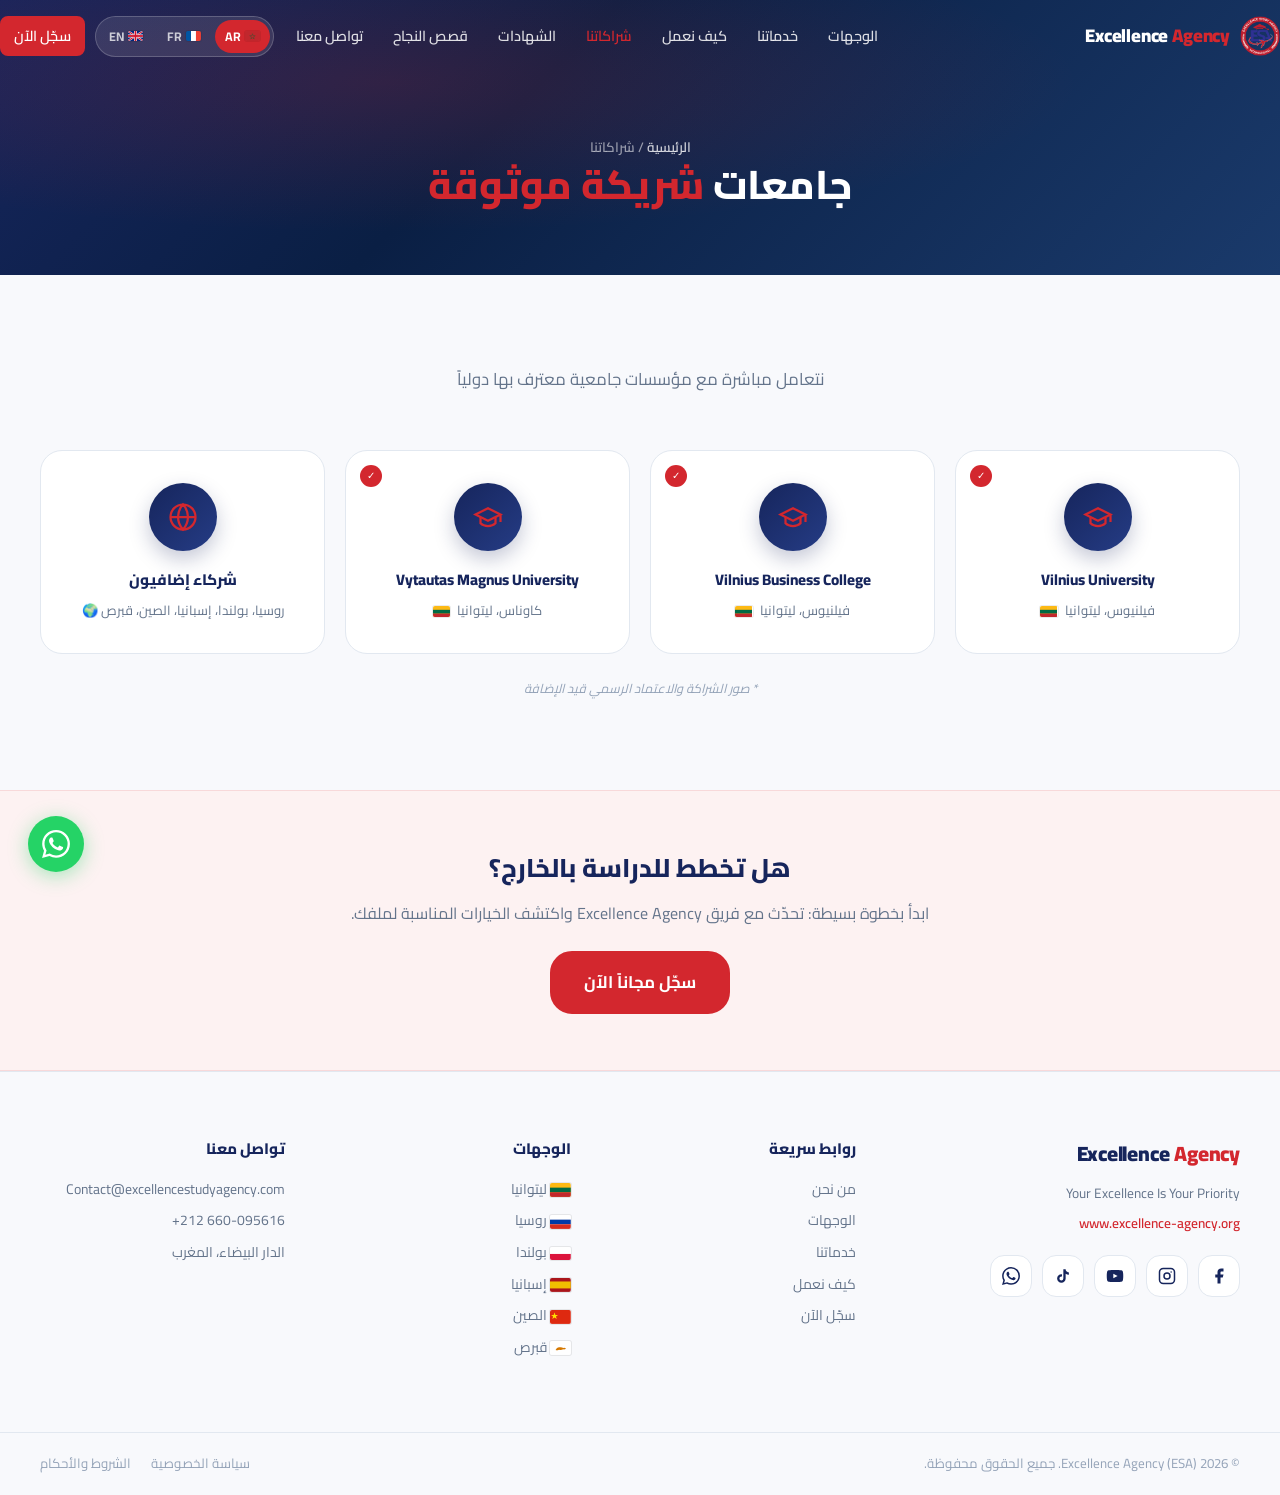
<file: partners.html>
<!DOCTYPE html>
<html lang="ar" dir="rtl" data-title-key="nav.partners">
<head>
  <meta charset="UTF-8" />
  <meta name="viewport" content="width=device-width, initial-scale=1.0" />
  <title>شراكاتنا | Excellence Agency</title>
  <meta name="description" content="جامعات شريكة موثوقة مع Excellence Agency: Vilnius University, Vilnius Business College, Vytautas Magnus University وأكثر." />
  <link rel="preconnect" href="https://fonts.googleapis.com" />
  <link rel="preconnect" href="https://fonts.gstatic.com" crossorigin />
  <link href="https://fonts.googleapis.com/css2?family=Cairo:wght@400;500;600;700;800;900&family=Poppins:wght@400;500;600;700;800;900&display=swap" rel="stylesheet" />
  <link rel="stylesheet" href="css/style.css" />
  <link rel="icon" type="image/png" sizes="32x32" href="img/favicon-32.png" />

  <!-- canonical / social -->
  <link rel="canonical" href="https://www.excellence-agency.org/partners.html" />
  <meta property="og:type" content="website" />
  <meta property="og:site_name" content="Excellence Agency" />
  <meta property="og:locale" content="ar_MA" />
  <meta property="og:locale:alternate" content="fr_MA" />
  <meta property="og:locale:alternate" content="en_US" />
  <meta property="og:url" content="https://www.excellence-agency.org/partners.html" />
  <meta property="og:title" content="شراكاتنا | Excellence Agency" />
  <meta property="og:description" content="مؤسسات جامعية نتعامل معها مباشرة، من بينها Vilnius University وVytautas Magnus University." />
  <meta property="og:image" content="https://www.excellence-agency.org/img/og-cover.jpg" />
  <meta property="og:image:width" content="1200" />
  <meta property="og:image:height" content="630" />
  <meta property="og:image:alt" content="Excellence Agency — Study Abroad, Guided End to End" />
  <meta name="twitter:card" content="summary_large_image" />
  <meta name="twitter:title" content="شراكاتنا | Excellence Agency" />
  <meta name="twitter:description" content="مؤسسات جامعية نتعامل معها مباشرة، من بينها Vilnius University وVytautas Magnus University." />
  <meta name="twitter:image" content="https://www.excellence-agency.org/img/og-cover.jpg" />
  <meta name="theme-color" content="#16255c" />

  <link rel="icon" type="image/png" sizes="16x16" href="img/favicon-16.png" />
  <link rel="apple-touch-icon" sizes="180x180" href="img/apple-touch-icon.png" />

  <!-- Meta Pixel Code -->
  <script>
  !function(f,b,e,v,n,t,s)
  {if(f.fbq)return;n=f.fbq=function(){n.callMethod?
  n.callMethod.apply(n,arguments):n.queue.push(arguments)};
  if(!f._fbq)f._fbq=n;n.push=n;n.loaded=!0;n.version='2.0';
  n.queue=[];t=b.createElement(e);t.async=!0;
  t.src=v;s=b.getElementsByTagName(e)[0];
  s.parentNode.insertBefore(t,s)}(window, document,'script',
  'https://connect.facebook.net/en_US/fbevents.js');
  fbq('init', '2423938361461208');
  fbq('track', 'PageView');
  </script>
  <noscript><img height="1" width="1" style="display:none"
  src="https://www.facebook.com/tr?id=2423938361461208&ev=PageView&noscript=1" /></noscript>
  <!-- End Meta Pixel Code -->
</head>
<body>

<svg style="display:none" aria-hidden="true">
  <symbol id="flag-lt" viewBox="0 0 3 2"><rect width="3" height="2" fill="#fdb913"/><rect y="0.667" width="3" height="0.667" fill="#006a44"/><rect y="1.333" width="3" height="0.667" fill="#c1272d"/></symbol>
  <symbol id="flag-ru" viewBox="0 0 3 2"><rect width="3" height="2" fill="#fff"/><rect y="0.667" width="3" height="0.667" fill="#0039a6"/><rect y="1.333" width="3" height="0.667" fill="#d52b1e"/></symbol>
  <symbol id="flag-pl" viewBox="0 0 3 2"><rect width="3" height="1" fill="#fff"/><rect y="1" width="3" height="1" fill="#dc143c"/></symbol>
  <symbol id="flag-es" viewBox="0 0 3 2"><rect width="3" height="2" fill="#aa151b"/><rect y="0.5" width="3" height="1" fill="#f1bf00"/></symbol>
  <symbol id="flag-de" viewBox="0 0 3 2"><rect width="3" height="0.667" fill="#000"/><rect y="0.667" width="3" height="0.667" fill="#dd0000"/><rect y="1.333" width="3" height="0.667" fill="#ffce00"/></symbol>
  <symbol id="flag-fr" viewBox="0 0 3 2"><rect width="1" height="2" fill="#0055a4"/><rect x="1" width="1" height="2" fill="#fff"/><rect x="2" width="1" height="2" fill="#ef4135"/></symbol>
  <symbol id="flag-ro" viewBox="0 0 3 2"><rect width="1" height="2" fill="#002b7f"/><rect x="1" width="1" height="2" fill="#fcd116"/><rect x="2" width="1" height="2" fill="#ce1126"/></symbol>
  <symbol id="flag-tr" viewBox="0 0 3 2"><rect width="3" height="2" fill="#e30a17"/><circle cx="1.15" cy="1" r="0.5" fill="#fff"/><circle cx="1.3" cy="1" r="0.42" fill="#e30a17"/><polygon points="1.75,1 1.9,1.08 1.86,0.9 2,0.78 1.82,0.76 1.75,0.6 1.68,0.76 1.5,0.78 1.64,0.9 1.6,1.08" fill="#fff"/></symbol>
  <symbol id="flag-cy" viewBox="0 0 3 2"><rect width="3" height="2" fill="#fff"/><path d="M0.8,1.3 Q1.0,0.8 1.4,0.9 Q1.7,0.85 1.9,1.0 Q2.15,0.95 2.3,1.1 Q2.1,1.25 1.9,1.2 Q1.6,1.35 1.3,1.25 Q1.0,1.4 0.8,1.3 Z" fill="#d57800"/></symbol>
  <symbol id="flag-ma" viewBox="0 0 3 2"><rect width="3" height="2" fill="#c1272d"/><polygon points="1.5,0.55 1.63,0.95 2.05,0.95 1.71,1.19 1.84,1.6 1.5,1.35 1.16,1.6 1.29,1.19 0.95,0.95 1.37,0.95" fill="none" stroke="#006233" stroke-width="0.07"/></symbol>
  <symbol id="flag-cn" viewBox="0 0 3 2"><rect width="3" height="2" fill="#de2910"/><polygon points="0.65,0.35 0.78,0.72 1.15,0.72 0.85,0.92 0.97,1.28 0.65,1.07 0.33,1.28 0.45,0.92 0.15,0.72 0.52,0.72" fill="#ffde00"/></symbol>
  <symbol id="flag-gb" viewBox="0 0 3 2"><rect width="3" height="2" fill="#00247d"/><polygon points="0,0 0.3,0 3,1.75 3,2 2.7,2 0,0.25" fill="#fff"/><polygon points="3,0 2.7,0 0,1.75 0,2 0.3,2 3,0.25" fill="#fff"/><polygon points="0,0 0.15,0 3,1.85 3,2 2.85,2 0,0.15" fill="#cf142b"/><polygon points="3,0 2.85,0 0,1.85 0,2 0.15,2 3,0.15" fill="#cf142b"/><rect x="1.2" width="0.6" height="2" fill="#fff"/><rect y="0.7" width="3" height="0.6" fill="#fff"/><rect x="1.32" width="0.36" height="2" fill="#cf142b"/><rect y="0.82" width="3" height="0.36" fill="#cf142b"/></symbol>
</svg>

<header id="navbar" class="navbar">
  <div class="container nav-inner">
    <a href="index.html" class="logo">
      <img src="img/logo.png" alt="Excellence Agency" class="logo-img" />
      <span class="logo-text">Excellence <span class="logo-accent">Agency</span></span>
    </a>
    <nav class="nav-links" id="navLinks">
      <a href="destinations.html" data-i18n="nav.destinations">الوجهات</a>
      <a href="services.html" data-i18n="nav.services">خدماتنا</a>
      <a href="how-it-works.html" data-i18n="nav.how">كيف نعمل</a>
      <a href="partners.html" class="active" data-i18n="nav.partners">شراكاتنا</a>
      <a href="certificates.html" data-i18n="nav.certificates">الشهادات</a>
      <a href="testimonials.html" data-i18n="nav.testimonials">قصص النجاح</a>
      <a href="contact.html" data-i18n="nav.contact">تواصل معنا</a>
      <div class="lang-switch">
        <button type="button" data-lang="ar" aria-label="العربية"><svg class="flag-icon"><use href="#flag-ma"/></svg> AR</button>
        <button type="button" data-lang="fr" aria-label="Français"><svg class="flag-icon"><use href="#flag-fr"/></svg> FR</button>
        <button type="button" data-lang="en" aria-label="English"><svg class="flag-icon"><use href="#flag-gb"/></svg> EN</button>
      </div>
      <a href="apply.html" class="btn btn-primary btn-sm" data-i18n="nav.cta">سجّل الآن</a>
    </nav>
    <button class="hamburger" id="hamburger" aria-label="القائمة">
      <span></span><span></span><span></span>
    </button>
  </div>
</header>

<div class="page-hero">
  <div class="container">
    <p class="breadcrumb"><a href="index.html" data-i18n="nav.home">الرئيسية</a> / <span data-i18n="nav.partners">شراكاتنا</span></p>
    <h1 class="section-title" data-i18n-html="partners.title.html">جامعات <span class="text-gold">شريكة موثوقة</span></h1>
  </div>
</div>

<section class="partners section">
  <div class="container">
    <div class="section-header">
      <p class="section-subtitle" data-i18n="partners.subtitle">نتعامل مباشرة مع مؤسسات جامعية معترف بها دولياً</p>
    </div>
    <div class="partners-grid">
      <div class="partner-card">
        <div class="partner-verified" title="شريك معتمد">✓</div>
        <div class="partner-icon"><svg width="30" height="30" viewBox="0 0 24 24" fill="none" stroke="currentColor" stroke-width="1.8"><path d="M22 10v6M2 10l10-5 10 5-10 5-10-5z"/><path d="M6 12v5c3 3 9 3 12 0v-5"/></svg></div>
        <h3 data-i18n="partners.p1.name">Vilnius University</h3>
        <p><span data-i18n="partners.p1.loc">فيلنيوس، ليتوانيا</span> <svg class="flag-icon"><use href="#flag-lt"/></svg></p>
      </div>
      <div class="partner-card">
        <div class="partner-verified" title="شريك معتمد">✓</div>
        <div class="partner-icon"><svg width="30" height="30" viewBox="0 0 24 24" fill="none" stroke="currentColor" stroke-width="1.8"><path d="M22 10v6M2 10l10-5 10 5-10 5-10-5z"/><path d="M6 12v5c3 3 9 3 12 0v-5"/></svg></div>
        <h3 data-i18n="partners.p2.name">Vilnius Business College</h3>
        <p><span data-i18n="partners.p2.loc">فيلنيوس، ليتوانيا</span> <svg class="flag-icon"><use href="#flag-lt"/></svg></p>
      </div>
      <div class="partner-card">
        <div class="partner-verified" title="شريك معتمد">✓</div>
        <div class="partner-icon"><svg width="30" height="30" viewBox="0 0 24 24" fill="none" stroke="currentColor" stroke-width="1.8"><path d="M22 10v6M2 10l10-5 10 5-10 5-10-5z"/><path d="M6 12v5c3 3 9 3 12 0v-5"/></svg></div>
        <h3 data-i18n="partners.p3.name">Vytautas Magnus University</h3>
        <p><span data-i18n="partners.p3.loc">كاوناس، ليتوانيا</span> <svg class="flag-icon"><use href="#flag-lt"/></svg></p>
      </div>
      <div class="partner-card">
        <div class="partner-icon"><svg width="30" height="30" viewBox="0 0 24 24" fill="none" stroke="currentColor" stroke-width="1.8"><circle cx="12" cy="12" r="10"/><path d="M2 12h20M12 2a15.3 15.3 0 014 10 15.3 15.3 0 01-4 10 15.3 15.3 0 01-4-10 15.3 15.3 0 014-10z"/></svg></div>
        <h3 data-i18n="partners.p4.name">شركاء إضافيون</h3>
        <p data-i18n="partners.p4.loc">روسيا، بولندا، إسبانيا، الصين، قبرص 🌍</p>
      </div>
    </div>
    <p class="partners-note" data-i18n="partners.note">* صور الشراكة والاعتماد الرسمي قيد الإضافة</p>
  </div>
</section>

<section class="page-cta">
  <div class="container">
    <h2 data-i18n="home.cta.title">هل تخطط للدراسة بالخارج؟</h2>
    <p data-i18n="home.cta.subtitle">ابدأ بخطوة بسيطة: تحدّث مع فريق Excellence Agency واكتشف الخيارات المناسبة لملفك.</p>
    <a href="apply.html" class="btn btn-primary btn-lg" data-i18n="hero.cta1">سجّل مجاناً الآن</a>
  </div>
</section>

<footer class="footer">
  <div class="container footer-inner">
    <div class="footer-brand">
      <span class="logo-text footer-logo">Excellence <span class="logo-accent">Agency</span></span>
      <p data-i18n="footer.tagline">Your Excellence Is Your Priority</p>
      <p class="footer-site">www.excellence-agency.org</p>
      <div class="footer-social">
        <a href="https://www.facebook.com/share/19CaDQ6mUM/?mibextid=wwXIfr" class="social-btn" aria-label="فيسبوك" target="_blank" rel="noopener">
          <svg width="18" height="18" viewBox="0 0 24 24" fill="currentColor"><path d="M18 2h-3a5 5 0 00-5 5v3H7v4h3v8h4v-8h3l1-4h-4V7a1 1 0 011-1h3z"/></svg>
        </a>
        <a href="https://www.instagram.com/excellence_agency_esa?igsh=MWF2Zm5uZWpnbW5zbw==" class="social-btn" aria-label="إنستغرام" target="_blank" rel="noopener">
          <svg width="18" height="18" viewBox="0 0 24 24" fill="none" stroke="currentColor" stroke-width="2"><rect x="2" y="2" width="20" height="20" rx="5"/><circle cx="12" cy="12" r="4"/><circle cx="17.5" cy="6.5" r="1" fill="currentColor" stroke="none"/></svg>
        </a>
        <a href="https://www.youtube.com/@excellence_agency" class="social-btn" aria-label="يوتيوب" target="_blank">
          <svg width="18" height="18" viewBox="0 0 24 24" fill="currentColor"><path d="M22.54 6.42a2.78 2.78 0 00-1.95-1.96C18.88 4 12 4 12 4s-6.88 0-8.59.46a2.78 2.78 0 00-1.95 1.96A29 29 0 001 12a29 29 0 00.46 5.58a2.78 2.78 0 001.95 1.95C5.12 20 12 20 12 20s6.88 0 8.59-.47a2.78 2.78 0 001.95-1.95A29 29 0 0023 12a29 29 0 00-.46-5.58z"/><polygon points="9.75 15.02 15.5 12 9.75 8.98 9.75 15.02" fill="white"/></svg>
        </a>
        <a href="https://www.tiktok.com/@excellence_agency?_r=1&_t=ZS-988aOxyGcuA" class="social-btn" aria-label="تيك توك" target="_blank" rel="noopener">
          <svg width="18" height="18" viewBox="0 0 24 24" fill="currentColor"><path d="M16.6 5.82s.51.5 0 0A4.278 4.278 0 0115.54 3h-3.09v12.4a2.592 2.592 0 01-2.59 2.5c-1.42 0-2.6-1.16-2.6-2.6 0-1.72 1.66-3.01 3.37-2.48V9.66c-3.45-.46-6.47 2.22-6.47 5.64 0 3.33 2.76 5.7 5.69 5.7 3.14 0 5.69-2.55 5.69-5.7V9.01a7.35 7.35 0 004.3 1.38V7.3s-1.88.09-3.24-1.48z"/></svg>
        </a>
        <a href="https://wa.me/212660095616" class="social-btn" aria-label="واتساب" target="_blank">
          <svg width="18" height="18" viewBox="0 0 24 24" fill="currentColor"><path d="M17.472 14.382c-.297-.149-1.758-.867-2.03-.967-.273-.099-.471-.148-.67.15-.197.297-.767.966-.94 1.164-.173.199-.347.223-.644.075-.297-.15-1.255-.463-2.39-1.475-.883-.788-1.48-1.761-1.653-2.059-.173-.297-.018-.458.13-.606.134-.133.298-.347.446-.52.149-.174.198-.298.298-.497.099-.198.05-.371-.025-.52-.075-.149-.669-1.612-.916-2.207-.242-.579-.487-.5-.669-.51-.173-.008-.371-.01-.57-.01-.198 0-.52.074-.792.372-.272.297-1.04 1.016-1.04 2.479 0 1.462 1.065 2.875 1.213 3.074.149.198 2.096 3.2 5.077 4.487.709.306 1.262.489 1.694.625.712.227 1.36.195 1.871.118.571-.085 1.758-.719 2.006-1.413.248-.694.248-1.289.173-1.413-.074-.124-.272-.198-.57-.347m-5.421 7.403h-.004a9.87 9.87 0 01-5.031-1.378l-.361-.214-3.741.982.998-3.648-.235-.374a9.86 9.86 0 01-1.51-5.26c.001-5.45 4.436-9.884 9.888-9.884 2.64 0 5.122 1.03 6.988 2.898a9.825 9.825 0 012.893 6.994c-.003 5.45-4.437 9.884-9.885 9.884m8.413-18.297A11.815 11.815 0 0012.05 0C5.495 0 .16 5.335.157 11.892c0 2.096.547 4.142 1.588 5.945L.057 24l6.305-1.654a11.882 11.882 0 005.683 1.448h.005c6.554 0 11.89-5.335 11.893-11.893a11.821 11.821 0 00-3.48-8.413z"/></svg>
        </a>
      </div>    </div>
    <div class="footer-links">
      <h4 data-i18n="footer.links.title">روابط سريعة</h4>
      <a href="index.html#about" data-i18n="footer.links.about">من نحن</a>
      <a href="destinations.html" data-i18n="footer.links.dest">الوجهات</a>
      <a href="services.html" data-i18n="footer.links.services">خدماتنا</a>
      <a href="how-it-works.html" data-i18n="footer.links.how">كيف نعمل</a>
      <a href="apply.html" data-i18n="footer.links.apply">سجّل الآن</a>
    </div>
    <div class="footer-links">
      <h4 data-i18n="footer.dest.title">الوجهات</h4>
      <a href="destinations.html"><svg class="flag-icon"><use href="#flag-lt"/></svg> <span data-i18n="dest.lt.name">ليتوانيا</span></a>
      <a href="destinations.html"><svg class="flag-icon"><use href="#flag-ru"/></svg> <span data-i18n="dest.ru.name">روسيا</span></a>
      <a href="destinations.html"><svg class="flag-icon"><use href="#flag-pl"/></svg> <span data-i18n="dest.pl.name">بولندا</span></a>
      <a href="destinations.html"><svg class="flag-icon"><use href="#flag-es"/></svg> <span data-i18n="dest.es.name">إسبانيا</span></a>
      <a href="destinations.html"><svg class="flag-icon"><use href="#flag-cn"/></svg> <span data-i18n="dest.cn.name">الصين</span></a>
      <a href="destinations.html"><svg class="flag-icon"><use href="#flag-cy"/></svg> <span data-i18n="dest.cy.name">قبرص</span></a>
    </div>
    <div class="footer-contact">
      <h4 data-i18n="footer.contact.title">تواصل معنا</h4>
      <p>Contact@excellencestudyagency.com</p>
      <p dir="ltr">+212 660-095616</p>
      <p data-i18n="contact.address.value">الدار البيضاء، المغرب</p>
    </div>
  </div>
  <div class="footer-bottom">
    <div class="container">
      <p data-i18n="footer.copyright">© 2026 Excellence Agency (ESA). جميع الحقوق محفوظة.</p>
      <div class="footer-bottom-links">
        <a href="privacy.html" data-i18n="footer.privacy">سياسة الخصوصية</a>
        <a href="terms.html" data-i18n="footer.terms">الشروط والأحكام</a>
      </div>
    </div>
  </div>
</footer>

<a href="https://wa.me/212660095616" class="whatsapp-float" target="_blank" aria-label="واتساب">
  <svg width="28" height="28" viewBox="0 0 24 24" fill="currentColor"><path d="M17.472 14.382c-.297-.149-1.758-.867-2.03-.967-.273-.099-.471-.148-.67.15-.197.297-.767.966-.94 1.164-.173.199-.347.223-.644.075-.297-.15-1.255-.463-2.39-1.475-.883-.788-1.48-1.761-1.653-2.059-.173-.297-.018-.458.13-.606.134-.133.298-.347.446-.52.149-.174.198-.298.298-.497.099-.198.05-.371-.025-.52-.075-.149-.669-1.612-.916-2.207-.242-.579-.487-.5-.669-.51-.173-.008-.371-.01-.57-.01-.198 0-.52.074-.792.372-.272.297-1.04 1.016-1.04 2.479 0 1.462 1.065 2.875 1.213 3.074.149.198 2.096 3.2 5.077 4.487.709.306 1.262.489 1.694.625.712.227 1.36.195 1.871.118.571-.085 1.758-.719 2.006-1.413.248-.694.248-1.289.173-1.413-.074-.124-.272-.198-.57-.347m-5.421 7.403h-.004a9.87 9.87 0 01-5.031-1.378l-.361-.214-3.741.982.998-3.648-.235-.374a9.86 9.86 0 01-1.51-5.26c.001-5.45 4.436-9.884 9.888-9.884 2.64 0 5.122 1.03 6.988 2.898a9.825 9.825 0 012.893 6.994c-.003 5.45-4.437 9.884-9.885 9.884m8.413-18.297A11.815 11.815 0 0012.05 0C5.495 0 .16 5.335.157 11.892c0 2.096.547 4.142 1.588 5.945L.057 24l6.305-1.654a11.882 11.882 0 005.683 1.448h.005c6.554 0 11.89-5.335 11.893-11.893a11.821 11.821 0 00-3.48-8.413z"/></svg>
</a>

<script src="js/i18n.js"></script>
<script src="js/script.js"></script>
  <script defer src="/promo.js"></script>
</body>
</html>
</file>
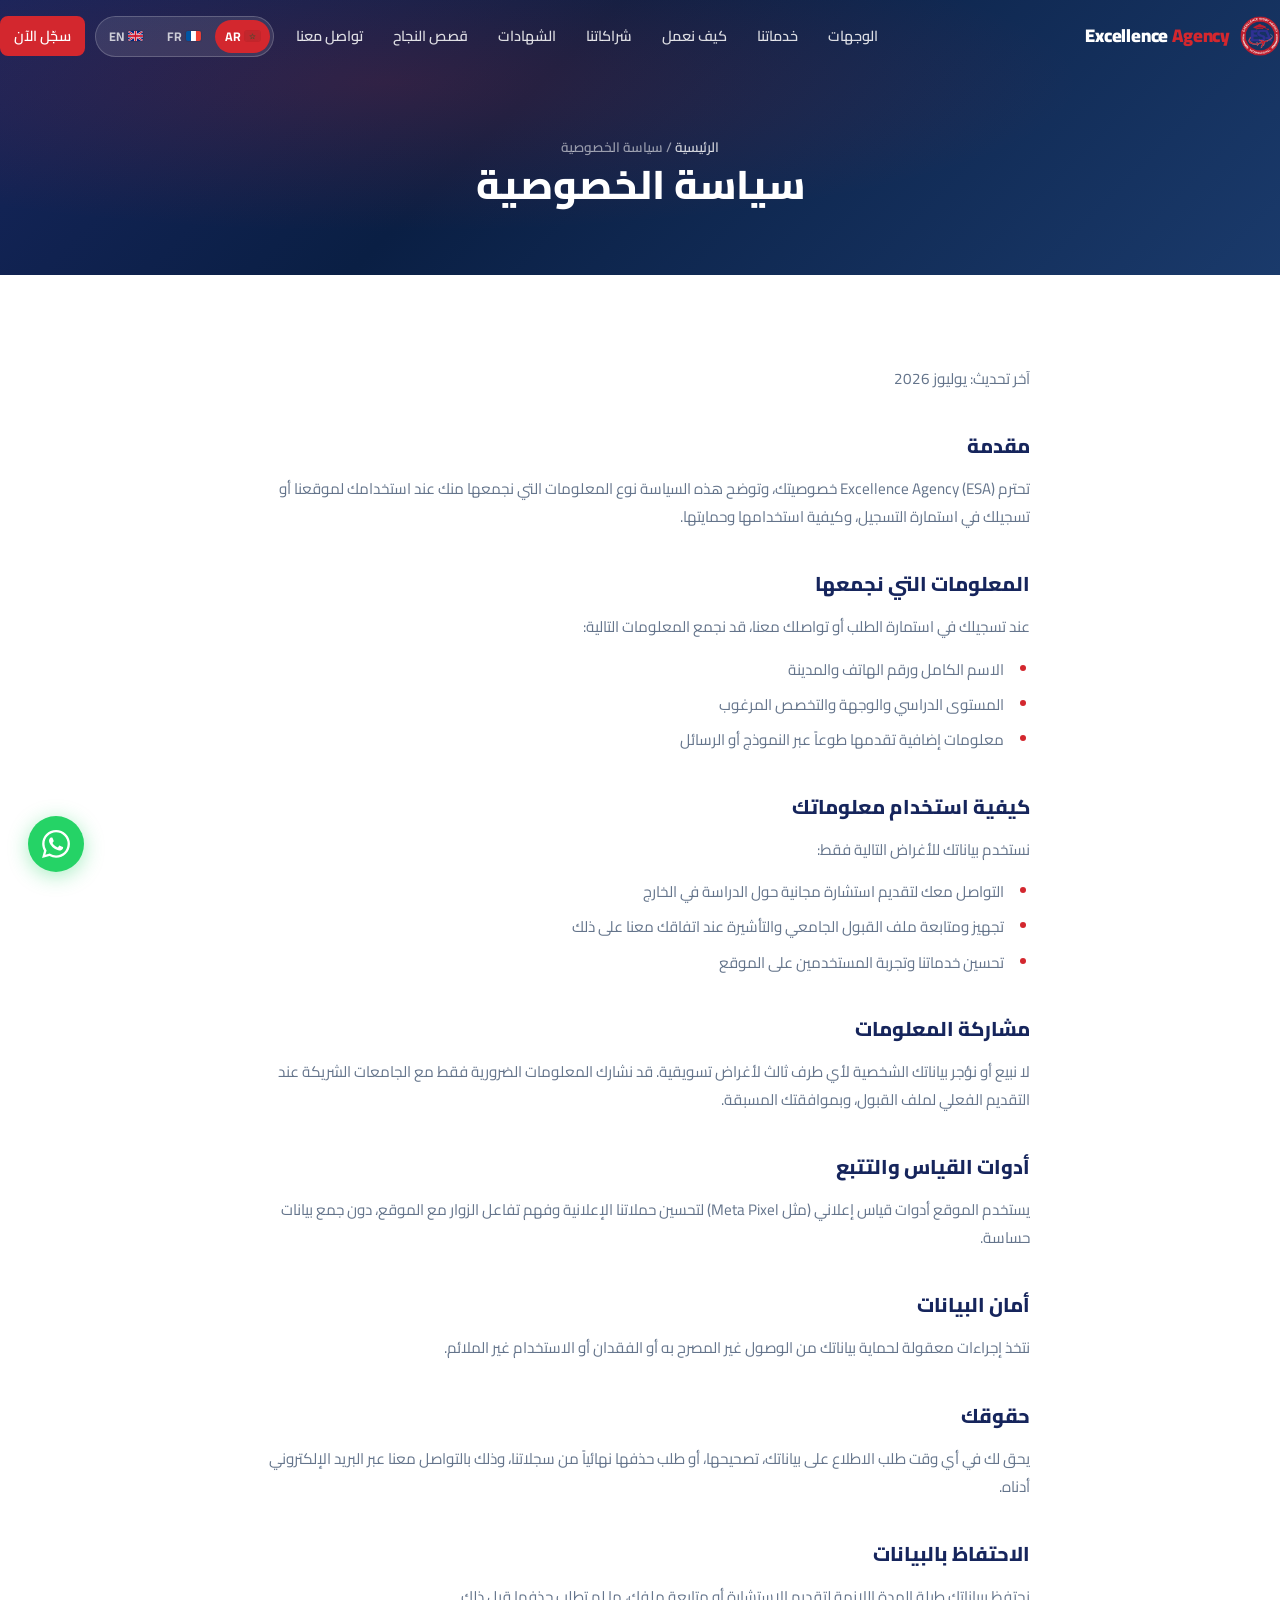
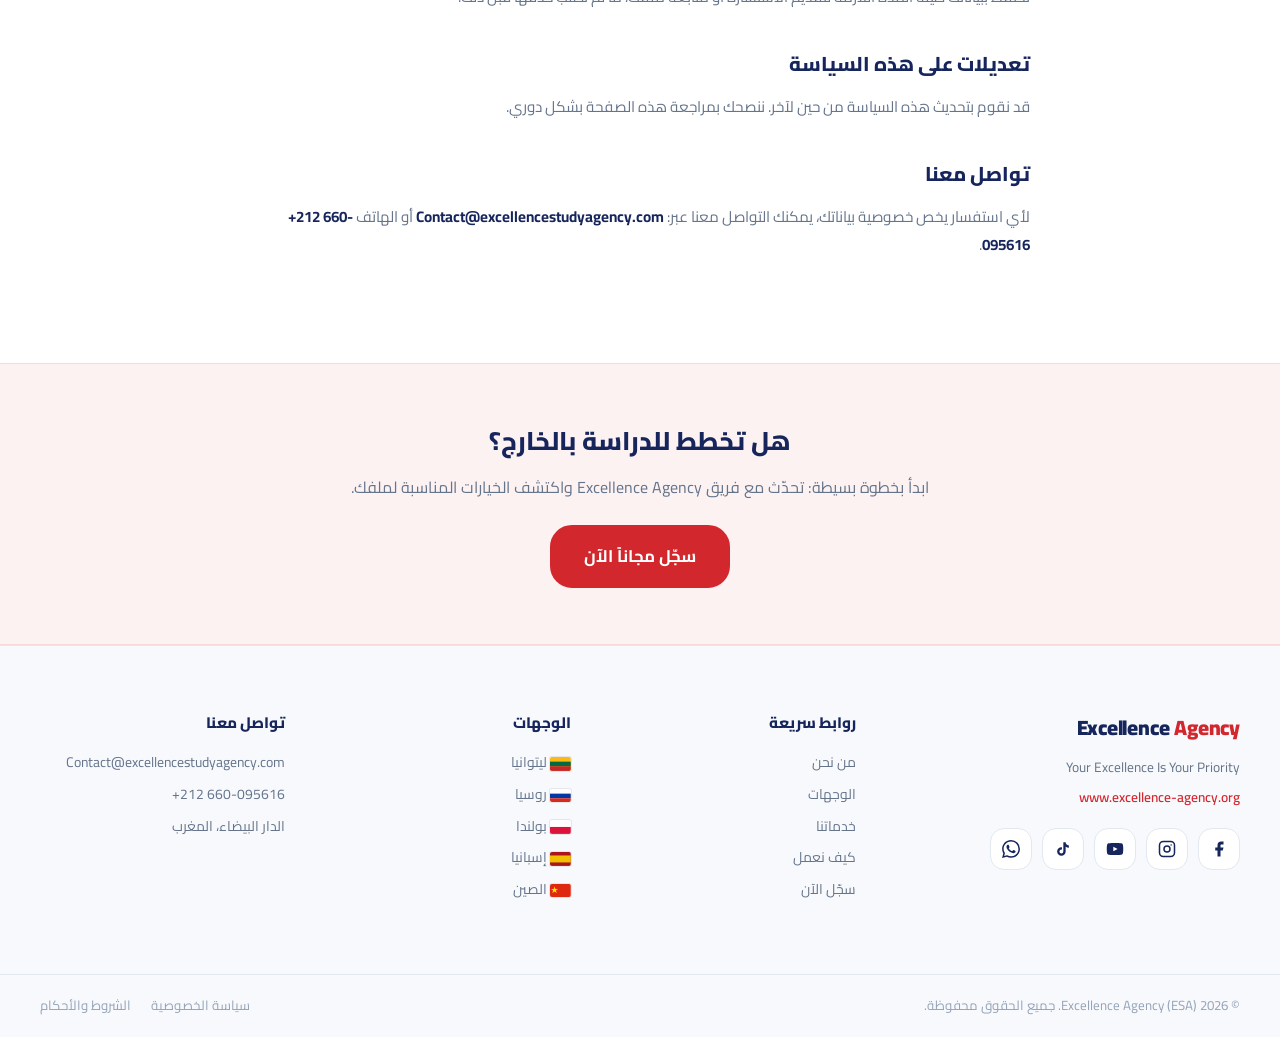
<file: privacy.html>
<!DOCTYPE html>
<html lang="ar" dir="rtl" data-title-key="footer.privacy">
<head>
  <meta charset="UTF-8" />
  <meta name="viewport" content="width=device-width, initial-scale=1.0" />
  <title>سياسة الخصوصية | Excellence Agency</title>
  <meta name="description" content="سياسة الخصوصية الخاصة بـ Excellence Agency: كيف نجمع بياناتك ونستخدمها ونحميها." />
  <link rel="preconnect" href="https://fonts.googleapis.com" />
  <link rel="preconnect" href="https://fonts.gstatic.com" crossorigin />
  <link href="https://fonts.googleapis.com/css2?family=Cairo:wght@400;500;600;700;800;900&family=Poppins:wght@400;500;600;700;800;900&display=swap" rel="stylesheet" />
  <link rel="stylesheet" href="css/style.css" />
  <link rel="icon" type="image/png" sizes="32x32" href="img/favicon-32.png" />

  <!-- canonical / social -->
  <link rel="canonical" href="https://www.excellence-agency.org/privacy.html" />
  <meta property="og:type" content="website" />
  <meta property="og:site_name" content="Excellence Agency" />
  <meta property="og:locale" content="ar_MA" />
  <meta property="og:locale:alternate" content="fr_MA" />
  <meta property="og:locale:alternate" content="en_US" />
  <meta property="og:url" content="https://www.excellence-agency.org/privacy.html" />
  <meta property="og:title" content="سياسة الخصوصية | Excellence Agency" />
  <meta property="og:description" content="كيف نجمع بياناتك ونستخدمها ونحميها." />
  <meta property="og:image" content="https://www.excellence-agency.org/img/og-cover.jpg" />
  <meta property="og:image:width" content="1200" />
  <meta property="og:image:height" content="630" />
  <meta property="og:image:alt" content="Excellence Agency — Study Abroad, Guided End to End" />
  <meta name="twitter:card" content="summary_large_image" />
  <meta name="twitter:title" content="سياسة الخصوصية | Excellence Agency" />
  <meta name="twitter:description" content="كيف نجمع بياناتك ونستخدمها ونحميها." />
  <meta name="twitter:image" content="https://www.excellence-agency.org/img/og-cover.jpg" />
  <meta name="theme-color" content="#16255c" />

  <link rel="icon" type="image/png" sizes="16x16" href="img/favicon-16.png" />
  <link rel="apple-touch-icon" sizes="180x180" href="img/apple-touch-icon.png" />

  <!-- Meta Pixel Code -->
  <script>
  !function(f,b,e,v,n,t,s)
  {if(f.fbq)return;n=f.fbq=function(){n.callMethod?
  n.callMethod.apply(n,arguments):n.queue.push(arguments)};
  if(!f._fbq)f._fbq=n;n.push=n;n.loaded=!0;n.version='2.0';
  n.queue=[];t=b.createElement(e);t.async=!0;
  t.src=v;s=b.getElementsByTagName(e)[0];
  s.parentNode.insertBefore(t,s)}(window, document,'script',
  'https://connect.facebook.net/en_US/fbevents.js');
  fbq('init', '2423938361461208');
  fbq('track', 'PageView');
  </script>
  <noscript><img height="1" width="1" style="display:none"
  src="https://www.facebook.com/tr?id=2423938361461208&ev=PageView&noscript=1" /></noscript>
  <!-- End Meta Pixel Code -->
</head>
<body>

<svg style="display:none" aria-hidden="true">
  <symbol id="flag-lt" viewBox="0 0 3 2"><rect width="3" height="2" fill="#fdb913"/><rect y="0.667" width="3" height="0.667" fill="#006a44"/><rect y="1.333" width="3" height="0.667" fill="#c1272d"/></symbol>
  <symbol id="flag-ru" viewBox="0 0 3 2"><rect width="3" height="2" fill="#fff"/><rect y="0.667" width="3" height="0.667" fill="#0039a6"/><rect y="1.333" width="3" height="0.667" fill="#d52b1e"/></symbol>
  <symbol id="flag-pl" viewBox="0 0 3 2"><rect width="3" height="1" fill="#fff"/><rect y="1" width="3" height="1" fill="#dc143c"/></symbol>
  <symbol id="flag-es" viewBox="0 0 3 2"><rect width="3" height="2" fill="#aa151b"/><rect y="0.5" width="3" height="1" fill="#f1bf00"/></symbol>
  <symbol id="flag-de" viewBox="0 0 3 2"><rect width="3" height="0.667" fill="#000"/><rect y="0.667" width="3" height="0.667" fill="#dd0000"/><rect y="1.333" width="3" height="0.667" fill="#ffce00"/></symbol>
  <symbol id="flag-fr" viewBox="0 0 3 2"><rect width="1" height="2" fill="#0055a4"/><rect x="1" width="1" height="2" fill="#fff"/><rect x="2" width="1" height="2" fill="#ef4135"/></symbol>
  <symbol id="flag-ro" viewBox="0 0 3 2"><rect width="1" height="2" fill="#002b7f"/><rect x="1" width="1" height="2" fill="#fcd116"/><rect x="2" width="1" height="2" fill="#ce1126"/></symbol>
  <symbol id="flag-tr" viewBox="0 0 3 2"><rect width="3" height="2" fill="#e30a17"/><circle cx="1.15" cy="1" r="0.5" fill="#fff"/><circle cx="1.3" cy="1" r="0.42" fill="#e30a17"/><polygon points="1.75,1 1.9,1.08 1.86,0.9 2,0.78 1.82,0.76 1.75,0.6 1.68,0.76 1.5,0.78 1.64,0.9 1.6,1.08" fill="#fff"/></symbol>
  <symbol id="flag-cy" viewBox="0 0 3 2"><rect width="3" height="2" fill="#fff"/><path d="M0.8,1.3 Q1.0,0.8 1.4,0.9 Q1.7,0.85 1.9,1.0 Q2.15,0.95 2.3,1.1 Q2.1,1.25 1.9,1.2 Q1.6,1.35 1.3,1.25 Q1.0,1.4 0.8,1.3 Z" fill="#d57800"/></symbol>
  <symbol id="flag-ma" viewBox="0 0 3 2"><rect width="3" height="2" fill="#c1272d"/><polygon points="1.5,0.55 1.63,0.95 2.05,0.95 1.71,1.19 1.84,1.6 1.5,1.35 1.16,1.6 1.29,1.19 0.95,0.95 1.37,0.95" fill="none" stroke="#006233" stroke-width="0.07"/></symbol>
  <symbol id="flag-cn" viewBox="0 0 3 2"><rect width="3" height="2" fill="#de2910"/><polygon points="0.65,0.35 0.78,0.72 1.15,0.72 0.85,0.92 0.97,1.28 0.65,1.07 0.33,1.28 0.45,0.92 0.15,0.72 0.52,0.72" fill="#ffde00"/></symbol>
  <symbol id="flag-gb" viewBox="0 0 3 2"><rect width="3" height="2" fill="#00247d"/><polygon points="0,0 0.3,0 3,1.75 3,2 2.7,2 0,0.25" fill="#fff"/><polygon points="3,0 2.7,0 0,1.75 0,2 0.3,2 3,0.25" fill="#fff"/><polygon points="0,0 0.15,0 3,1.85 3,2 2.85,2 0,0.15" fill="#cf142b"/><polygon points="3,0 2.85,0 0,1.85 0,2 0.15,2 3,0.15" fill="#cf142b"/><rect x="1.2" width="0.6" height="2" fill="#fff"/><rect y="0.7" width="3" height="0.6" fill="#fff"/><rect x="1.32" width="0.36" height="2" fill="#cf142b"/><rect y="0.82" width="3" height="0.36" fill="#cf142b"/></symbol>
</svg>

<header id="navbar" class="navbar">
  <div class="container nav-inner">
    <a href="index.html" class="logo">
      <img src="img/logo.png" alt="Excellence Agency" class="logo-img" />
      <span class="logo-text">Excellence <span class="logo-accent">Agency</span></span>
    </a>
    <nav class="nav-links" id="navLinks">
      <a href="destinations.html" data-i18n="nav.destinations">الوجهات</a>
      <a href="services.html" data-i18n="nav.services">خدماتنا</a>
      <a href="how-it-works.html" data-i18n="nav.how">كيف نعمل</a>
      <a href="partners.html" data-i18n="nav.partners">شراكاتنا</a>
      <a href="certificates.html" data-i18n="nav.certificates">الشهادات</a>
      <a href="testimonials.html" data-i18n="nav.testimonials">قصص النجاح</a>
      <a href="contact.html" data-i18n="nav.contact">تواصل معنا</a>
      <div class="lang-switch">
        <button type="button" data-lang="ar" aria-label="العربية"><svg class="flag-icon"><use href="#flag-ma"/></svg> AR</button>
        <button type="button" data-lang="fr" aria-label="Français"><svg class="flag-icon"><use href="#flag-fr"/></svg> FR</button>
        <button type="button" data-lang="en" aria-label="English"><svg class="flag-icon"><use href="#flag-gb"/></svg> EN</button>
      </div>
      <a href="apply.html" class="btn btn-primary btn-sm" data-i18n="nav.cta">سجّل الآن</a>
    </nav>
    <button class="hamburger" id="hamburger" aria-label="القائمة">
      <span></span><span></span><span></span>
    </button>
  </div>
</header>

<div class="page-hero">
  <div class="container">
    <p class="breadcrumb"><a href="index.html" data-i18n="nav.home">الرئيسية</a> / <span data-i18n="footer.privacy">سياسة الخصوصية</span></p>
    <h1 class="section-title" data-i18n="footer.privacy">سياسة الخصوصية</h1>
  </div>
</div>

<section class="section">
  <div class="container">
    <div class="legal-content">

      <!-- Arabic -->
      <div data-lang-block="ar">
        <p class="legal-updated">آخر تحديث: يوليوز 2026</p>

        <h2>مقدمة</h2>
        <p>تحترم Excellence Agency (ESA) خصوصيتك، وتوضح هذه السياسة نوع المعلومات التي نجمعها منك عند استخدامك لموقعنا أو تسجيلك في استمارة التسجيل، وكيفية استخدامها وحمايتها.</p>

        <h2>المعلومات التي نجمعها</h2>
        <p>عند تسجيلك في استمارة الطلب أو تواصلك معنا، قد نجمع المعلومات التالية:</p>
        <ul>
          <li>الاسم الكامل ورقم الهاتف والمدينة</li>
          <li>المستوى الدراسي والوجهة والتخصص المرغوب</li>
          <li>معلومات إضافية تقدمها طوعاً عبر النموذج أو الرسائل</li>
        </ul>

        <h2>كيفية استخدام معلوماتك</h2>
        <p>نستخدم بياناتك للأغراض التالية فقط:</p>
        <ul>
          <li>التواصل معك لتقديم استشارة مجانية حول الدراسة في الخارج</li>
          <li>تجهيز ومتابعة ملف القبول الجامعي والتأشيرة عند اتفاقك معنا على ذلك</li>
          <li>تحسين خدماتنا وتجربة المستخدمين على الموقع</li>
        </ul>

        <h2>مشاركة المعلومات</h2>
        <p>لا نبيع أو نؤجر بياناتك الشخصية لأي طرف ثالث لأغراض تسويقية. قد نشارك المعلومات الضرورية فقط مع الجامعات الشريكة عند التقديم الفعلي لملف القبول، وبموافقتك المسبقة.</p>

        <h2>أدوات القياس والتتبع</h2>
        <p>يستخدم الموقع أدوات قياس إعلاني (مثل Meta Pixel) لتحسين حملاتنا الإعلانية وفهم تفاعل الزوار مع الموقع، دون جمع بيانات حساسة.</p>

        <h2>أمان البيانات</h2>
        <p>نتخذ إجراءات معقولة لحماية بياناتك من الوصول غير المصرح به أو الفقدان أو الاستخدام غير الملائم.</p>

        <h2>حقوقك</h2>
        <p>يحق لك في أي وقت طلب الاطلاع على بياناتك، تصحيحها، أو طلب حذفها نهائياً من سجلاتنا، وذلك بالتواصل معنا عبر البريد الإلكتروني أدناه.</p>

        <h2>الاحتفاظ بالبيانات</h2>
        <p>نحتفظ ببياناتك طيلة المدة اللازمة لتقديم الاستشارة أو متابعة ملفك، ما لم تطلب حذفها قبل ذلك.</p>

        <h2>تعديلات على هذه السياسة</h2>
        <p>قد نقوم بتحديث هذه السياسة من حين لآخر. ننصحك بمراجعة هذه الصفحة بشكل دوري.</p>

        <h2>تواصل معنا</h2>
        <p>لأي استفسار يخص خصوصية بياناتك، يمكنك التواصل معنا عبر: <strong>Contact@excellencestudyagency.com</strong> أو الهاتف <strong dir="ltr">+212 660-095616</strong>.</p>
      </div>

      <!-- French -->
      <div data-lang-block="fr" style="display:none">
        <p class="legal-updated">Dernière mise à jour : juillet 2026</p>

        <h2>Introduction</h2>
        <p>Excellence Agency (ESA) respecte votre vie privée. Cette politique explique quelles informations nous collectons lorsque vous utilisez notre site ou remplissez notre formulaire d'inscription, ainsi que la façon dont nous les utilisons et les protégeons.</p>

        <h2>Informations que nous collectons</h2>
        <p>Lorsque vous vous inscrivez ou nous contactez, nous pouvons collecter :</p>
        <ul>
          <li>Votre nom complet, numéro de téléphone et ville</li>
          <li>Votre niveau d'études, destination et filière souhaitée</li>
          <li>Toute information supplémentaire fournie volontairement via le formulaire ou nos échanges</li>
        </ul>

        <h2>Comment nous utilisons vos informations</h2>
        <p>Nous utilisons vos données uniquement pour :</p>
        <ul>
          <li>Vous contacter pour une consultation gratuite sur les études à l'étranger</li>
          <li>Préparer et suivre votre dossier d'admission et de visa, une fois notre accord établi</li>
          <li>Améliorer nos services et l'expérience utilisateur du site</li>
        </ul>

        <h2>Partage des informations</h2>
        <p>Nous ne vendons ni ne louons vos données personnelles à des tiers à des fins marketing. Nous pouvons partager les informations strictement nécessaires avec les universités partenaires lors du dépôt effectif de votre dossier, avec votre accord préalable.</p>

        <h2>Outils de mesure et de suivi</h2>
        <p>Le site utilise des outils de mesure publicitaire (comme Meta Pixel) afin d'améliorer nos campagnes et de mieux comprendre l'interaction des visiteurs avec le site, sans collecter de données sensibles.</p>

        <h2>Sécurité des données</h2>
        <p>Nous prenons des mesures raisonnables pour protéger vos données contre tout accès non autorisé, perte ou usage inapproprié.</p>

        <h2>Vos droits</h2>
        <p>Vous pouvez à tout moment demander l'accès à vos données, leur correction, ou leur suppression définitive de nos registres, en nous contactant à l'adresse ci-dessous.</p>

        <h2>Conservation des données</h2>
        <p>Nous conservons vos données le temps nécessaire pour assurer la consultation ou le suivi de votre dossier, sauf demande de suppression anticipée de votre part.</p>

        <h2>Modifications de cette politique</h2>
        <p>Cette politique peut être mise à jour périodiquement. Nous vous recommandons de consulter cette page régulièrement.</p>

        <h2>Nous contacter</h2>
        <p>Pour toute question relative à la confidentialité de vos données, contactez-nous à : <strong>Contact@excellencestudyagency.com</strong> ou par téléphone au <strong dir="ltr">+212 660-095616</strong>.</p>
      </div>

      <!-- English -->
      <div data-lang-block="en" style="display:none">
        <p class="legal-updated">Last updated: July 2026</p>

        <h2>Introduction</h2>
        <p>Excellence Agency (ESA) respects your privacy. This policy explains what information we collect when you use our website or submit our registration form, and how we use and protect it.</p>

        <h2>Information We Collect</h2>
        <p>When you register or contact us, we may collect:</p>
        <ul>
          <li>Your full name, phone number and city</li>
          <li>Your academic level, preferred destination and major</li>
          <li>Any additional information you voluntarily provide through the form or our communications</li>
        </ul>

        <h2>How We Use Your Information</h2>
        <p>We use your data only to:</p>
        <ul>
          <li>Contact you to provide a free consultation about studying abroad</li>
          <li>Prepare and follow up on your university admission and visa file, once you agree to proceed with us</li>
          <li>Improve our services and the website's user experience</li>
        </ul>

        <h2>Sharing Your Information</h2>
        <p>We do not sell or rent your personal data to any third party for marketing purposes. We may share only the information strictly necessary with partner universities when actually submitting your admission file, with your prior consent.</p>

        <h2>Measurement and Tracking Tools</h2>
        <p>The website uses advertising measurement tools (such as Meta Pixel) to improve our campaigns and better understand visitor interaction with the site, without collecting sensitive data.</p>

        <h2>Data Security</h2>
        <p>We take reasonable measures to protect your data against unauthorized access, loss, or misuse.</p>

        <h2>Your Rights</h2>
        <p>You may at any time request access to your data, its correction, or its permanent deletion from our records, by contacting us at the address below.</p>

        <h2>Data Retention</h2>
        <p>We retain your data for as long as necessary to provide consultation or follow up on your file, unless you request earlier deletion.</p>

        <h2>Changes to This Policy</h2>
        <p>This policy may be updated from time to time. We recommend reviewing this page periodically.</p>

        <h2>Contact Us</h2>
        <p>For any question regarding the privacy of your data, contact us at: <strong>Contact@excellencestudyagency.com</strong> or by phone at <strong dir="ltr">+212 660-095616</strong>.</p>
      </div>

    </div>
  </div>
</section>

<section class="page-cta">
  <div class="container">
    <h2 data-i18n="home.cta.title">جاهز تبدأ رحلتك؟</h2>
    <p data-i18n="home.cta.subtitle">سجّل الآن واحصل على استشارة مجانية خلال 24 ساعة</p>
    <a href="apply.html" class="btn btn-primary btn-lg" data-i18n="hero.cta1">سجّل مجاناً الآن</a>
  </div>
</section>

<footer class="footer">
  <div class="container footer-inner">
    <div class="footer-brand">
      <span class="logo-text footer-logo">Excellence <span class="logo-accent">Agency</span></span>
      <p data-i18n="footer.tagline">Your Excellence Is Your Priority</p>
      <p class="footer-site">www.excellence-agency.org</p>
      <div class="footer-social">
        <a href="https://www.facebook.com/share/19CaDQ6mUM/?mibextid=wwXIfr" class="social-btn" aria-label="فيسبوك" target="_blank" rel="noopener">
          <svg width="18" height="18" viewBox="0 0 24 24" fill="currentColor"><path d="M18 2h-3a5 5 0 00-5 5v3H7v4h3v8h4v-8h3l1-4h-4V7a1 1 0 011-1h3z"/></svg>
        </a>
        <a href="https://www.instagram.com/excellence_agency_esa?igsh=MWF2Zm5uZWpnbW5zbw==" class="social-btn" aria-label="إنستغرام" target="_blank" rel="noopener">
          <svg width="18" height="18" viewBox="0 0 24 24" fill="none" stroke="currentColor" stroke-width="2"><rect x="2" y="2" width="20" height="20" rx="5"/><circle cx="12" cy="12" r="4"/><circle cx="17.5" cy="6.5" r="1" fill="currentColor" stroke="none"/></svg>
        </a>
        <a href="https://www.youtube.com/@excellence_agency" class="social-btn" aria-label="يوتيوب" target="_blank">
          <svg width="18" height="18" viewBox="0 0 24 24" fill="currentColor"><path d="M22.54 6.42a2.78 2.78 0 00-1.95-1.96C18.88 4 12 4 12 4s-6.88 0-8.59.46a2.78 2.78 0 00-1.95 1.96A29 29 0 001 12a29 29 0 00.46 5.58a2.78 2.78 0 001.95 1.95C5.12 20 12 20 12 20s6.88 0 8.59-.47a2.78 2.78 0 001.95-1.95A29 29 0 0023 12a29 29 0 00-.46-5.58z"/><polygon points="9.75 15.02 15.5 12 9.75 8.98 9.75 15.02" fill="white"/></svg>
        </a>
        <a href="https://www.tiktok.com/@excellence_agency?_r=1&_t=ZS-988aOxyGcuA" class="social-btn" aria-label="تيك توك" target="_blank" rel="noopener">
          <svg width="18" height="18" viewBox="0 0 24 24" fill="currentColor"><path d="M16.6 5.82s.51.5 0 0A4.278 4.278 0 0115.54 3h-3.09v12.4a2.592 2.592 0 01-2.59 2.5c-1.42 0-2.6-1.16-2.6-2.6 0-1.72 1.66-3.01 3.37-2.48V9.66c-3.45-.46-6.47 2.22-6.47 5.64 0 3.33 2.76 5.7 5.69 5.7 3.14 0 5.69-2.55 5.69-5.7V9.01a7.35 7.35 0 004.3 1.38V7.3s-1.88.09-3.24-1.48z"/></svg>
        </a>
        <a href="https://wa.me/212660095616" class="social-btn" aria-label="واتساب" target="_blank">
          <svg width="18" height="18" viewBox="0 0 24 24" fill="currentColor"><path d="M17.472 14.382c-.297-.149-1.758-.867-2.03-.967-.273-.099-.471-.148-.67.15-.197.297-.767.966-.94 1.164-.173.199-.347.223-.644.075-.297-.15-1.255-.463-2.39-1.475-.883-.788-1.48-1.761-1.653-2.059-.173-.297-.018-.458.13-.606.134-.133.298-.347.446-.52.149-.174.198-.298.298-.497.099-.198.05-.371-.025-.52-.075-.149-.669-1.612-.916-2.207-.242-.579-.487-.5-.669-.51-.173-.008-.371-.01-.57-.01-.198 0-.52.074-.792.372-.272.297-1.04 1.016-1.04 2.479 0 1.462 1.065 2.875 1.213 3.074.149.198 2.096 3.2 5.077 4.487.709.306 1.262.489 1.694.625.712.227 1.36.195 1.871.118.571-.085 1.758-.719 2.006-1.413.248-.694.248-1.289.173-1.413-.074-.124-.272-.198-.57-.347m-5.421 7.403h-.004a9.87 9.87 0 01-5.031-1.378l-.361-.214-3.741.982.998-3.648-.235-.374a9.86 9.86 0 01-1.51-5.26c.001-5.45 4.436-9.884 9.888-9.884 2.64 0 5.122 1.03 6.988 2.898a9.825 9.825 0 012.893 6.994c-.003 5.45-4.437 9.884-9.885 9.884m8.413-18.297A11.815 11.815 0 0012.05 0C5.495 0 .16 5.335.157 11.892c0 2.096.547 4.142 1.588 5.945L.057 24l6.305-1.654a11.882 11.882 0 005.683 1.448h.005c6.554 0 11.89-5.335 11.893-11.893a11.821 11.821 0 00-3.48-8.413z"/></svg>
        </a>
      </div>
    </div>
    <div class="footer-links">
      <h4 data-i18n="footer.links.title">روابط سريعة</h4>
      <a href="index.html#about" data-i18n="footer.links.about">من نحن</a>
      <a href="destinations.html" data-i18n="footer.links.dest">الوجهات</a>
      <a href="services.html" data-i18n="footer.links.services">خدماتنا</a>
      <a href="how-it-works.html" data-i18n="footer.links.how">كيف نعمل</a>
      <a href="apply.html" data-i18n="footer.links.apply">سجّل الآن</a>
    </div>
    <div class="footer-links">
      <h4 data-i18n="footer.dest.title">الوجهات</h4>
      <a href="destinations.html"><svg class="flag-icon"><use href="#flag-lt"/></svg> <span data-i18n="dest.lt.name">ليتوانيا</span></a>
      <a href="destinations.html"><svg class="flag-icon"><use href="#flag-ru"/></svg> <span data-i18n="dest.ru.name">روسيا</span></a>
      <a href="destinations.html"><svg class="flag-icon"><use href="#flag-pl"/></svg> <span data-i18n="dest.pl.name">بولندا</span></a>
      <a href="destinations.html"><svg class="flag-icon"><use href="#flag-es"/></svg> <span data-i18n="dest.es.name">إسبانيا</span></a>
      <a href="destinations.html"><svg class="flag-icon"><use href="#flag-cn"/></svg> <span data-i18n="dest.cn.name">الصين</span></a>
    </div>
    <div class="footer-contact">
      <h4 data-i18n="footer.contact.title">تواصل معنا</h4>
      <p>Contact@excellencestudyagency.com</p>
      <p dir="ltr">+212 660-095616</p>
      <p data-i18n="contact.address.value">الدار البيضاء، المغرب</p>
    </div>
  </div>
  <div class="footer-bottom">
    <div class="container">
      <p data-i18n="footer.copyright">© 2026 Excellence Agency (ESA). جميع الحقوق محفوظة.</p>
      <div class="footer-bottom-links">
        <a href="privacy.html" data-i18n="footer.privacy">سياسة الخصوصية</a>
        <a href="terms.html" data-i18n="footer.terms">الشروط والأحكام</a>
      </div>
    </div>
  </div>
</footer>

<a href="https://wa.me/212660095616" class="whatsapp-float" target="_blank" aria-label="واتساب">
  <svg width="28" height="28" viewBox="0 0 24 24" fill="currentColor"><path d="M17.472 14.382c-.297-.149-1.758-.867-2.03-.967-.273-.099-.471-.148-.67.15-.197.297-.767.966-.94 1.164-.173.199-.347.223-.644.075-.297-.15-1.255-.463-2.39-1.475-.883-.788-1.48-1.761-1.653-2.059-.173-.297-.018-.458.13-.606.134-.133.298-.347.446-.52.149-.174.198-.298.298-.497.099-.198.05-.371-.025-.52-.075-.149-.669-1.612-.916-2.207-.242-.579-.487-.5-.669-.51-.173-.008-.371-.01-.57-.01-.198 0-.52.074-.792.372-.272.297-1.04 1.016-1.04 2.479 0 1.462 1.065 2.875 1.213 3.074.149.198 2.096 3.2 5.077 4.487.709.306 1.262.489 1.694.625.712.227 1.36.195 1.871.118.571-.085 1.758-.719 2.006-1.413.248-.694.248-1.289.173-1.413-.074-.124-.272-.198-.57-.347m-5.421 7.403h-.004a9.87 9.87 0 01-5.031-1.378l-.361-.214-3.741.982.998-3.648-.235-.374a9.86 9.86 0 01-1.51-5.26c.001-5.45 4.436-9.884 9.888-9.884 2.64 0 5.122 1.03 6.988 2.898a9.825 9.825 0 012.893 6.994c-.003 5.45-4.437 9.884-9.885 9.884m8.413-18.297A11.815 11.815 0 0012.05 0C5.495 0 .16 5.335.157 11.892c0 2.096.547 4.142 1.588 5.945L.057 24l6.305-1.654a11.882 11.882 0 005.683 1.448h.005c6.554 0 11.89-5.335 11.893-11.893a11.821 11.821 0 00-3.48-8.413z"/></svg>
</a>

<script src="js/i18n.js"></script>
<script src="js/script.js"></script>
  <script defer src="/promo.js"></script>
</body>
</html>
</file>
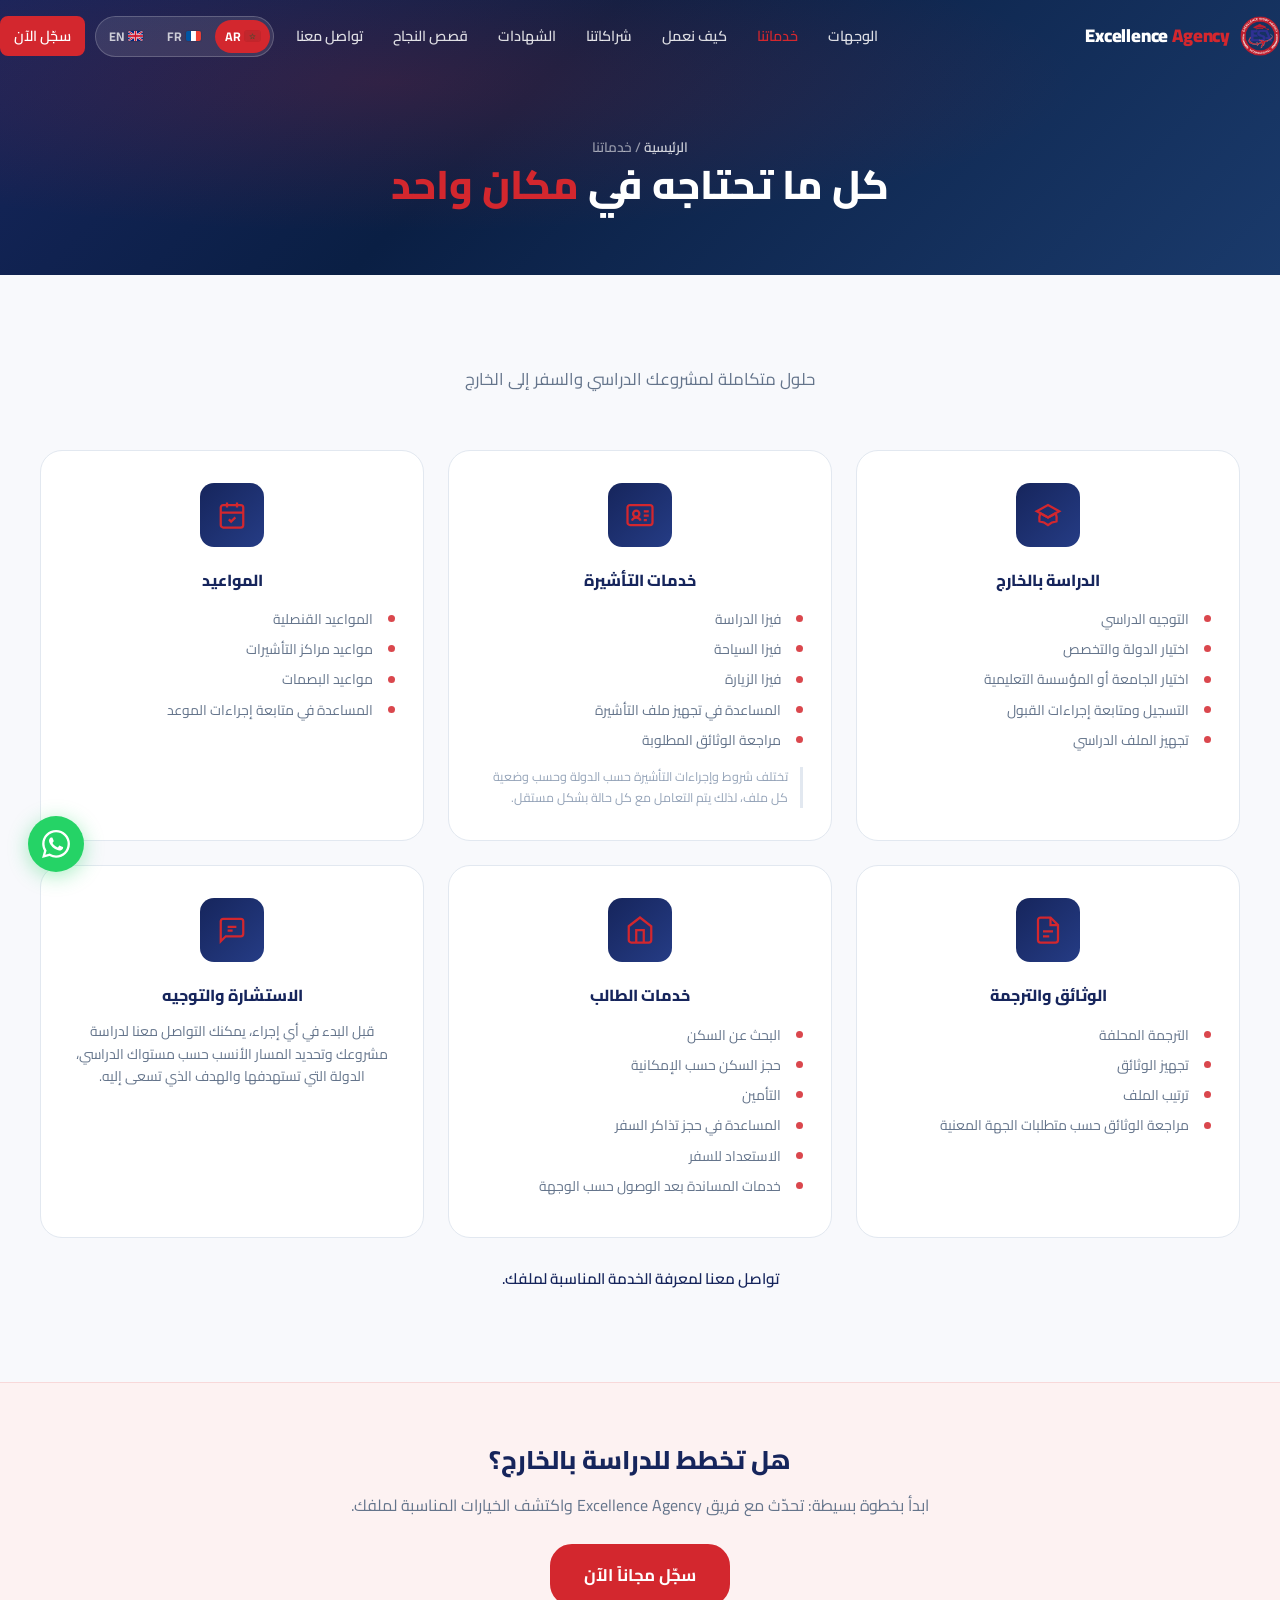
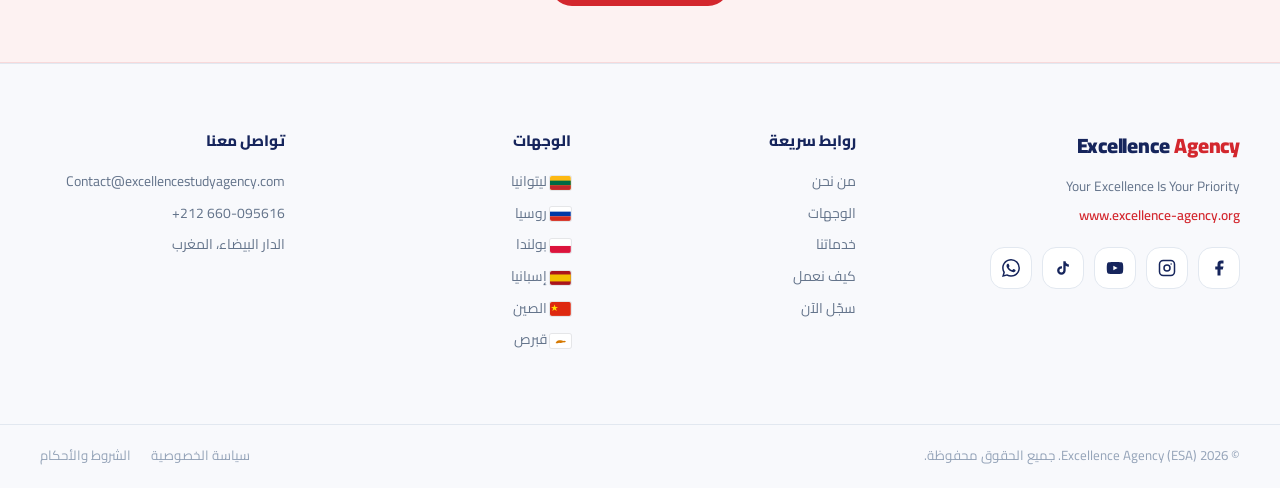
<file: services.html>
<!DOCTYPE html>
<html lang="ar" dir="rtl" data-title-key="nav.services">
<head>
  <meta charset="UTF-8" />
  <meta name="viewport" content="width=device-width, initial-scale=1.0" />
  <title>خدماتنا | Excellence Agency</title>
  <meta name="description" content="خدمات Excellence Agency: الدراسة بالخارج، خدمات التأشيرة، المواعيد القنصلية، الوثائق والترجمة المحلفة، السكن والتأمين، والاستشارة والتوجيه." />
  <link rel="preconnect" href="https://fonts.googleapis.com" />
  <link rel="preconnect" href="https://fonts.gstatic.com" crossorigin />
  <link href="https://fonts.googleapis.com/css2?family=Cairo:wght@400;500;600;700;800;900&family=Poppins:wght@400;500;600;700;800;900&display=swap" rel="stylesheet" />
  <link rel="stylesheet" href="css/style.css" />
  <link rel="icon" type="image/png" sizes="32x32" href="img/favicon-32.png" />

  <!-- canonical / social -->
  <link rel="canonical" href="https://www.excellence-agency.org/services.html" />
  <meta property="og:type" content="website" />
  <meta property="og:site_name" content="Excellence Agency" />
  <meta property="og:locale" content="ar_MA" />
  <meta property="og:locale:alternate" content="fr_MA" />
  <meta property="og:locale:alternate" content="en_US" />
  <meta property="og:url" content="https://www.excellence-agency.org/services.html" />
  <meta property="og:title" content="خدماتنا | Excellence Agency" />
  <meta property="og:description" content="الدراسة بالخارج، خدمات التأشيرة، المواعيد، الوثائق والترجمة المحلفة، خدمات الطالب والاستشارة." />
  <meta property="og:image" content="https://www.excellence-agency.org/img/og-cover.jpg" />
  <meta property="og:image:width" content="1200" />
  <meta property="og:image:height" content="630" />
  <meta property="og:image:alt" content="Excellence Agency — Study Abroad, Guided End to End" />
  <meta name="twitter:card" content="summary_large_image" />
  <meta name="twitter:title" content="خدماتنا | Excellence Agency" />
  <meta name="twitter:description" content="الدراسة بالخارج، خدمات التأشيرة، المواعيد، الوثائق والترجمة المحلفة، خدمات الطالب والاستشارة." />
  <meta name="twitter:image" content="https://www.excellence-agency.org/img/og-cover.jpg" />
  <meta name="theme-color" content="#16255c" />

  <link rel="icon" type="image/png" sizes="16x16" href="img/favicon-16.png" />
  <link rel="apple-touch-icon" sizes="180x180" href="img/apple-touch-icon.png" />

  <!-- Meta Pixel Code -->
  <script>
  !function(f,b,e,v,n,t,s)
  {if(f.fbq)return;n=f.fbq=function(){n.callMethod?
  n.callMethod.apply(n,arguments):n.queue.push(arguments)};
  if(!f._fbq)f._fbq=n;n.push=n;n.loaded=!0;n.version='2.0';
  n.queue=[];t=b.createElement(e);t.async=!0;
  t.src=v;s=b.getElementsByTagName(e)[0];
  s.parentNode.insertBefore(t,s)}(window, document,'script',
  'https://connect.facebook.net/en_US/fbevents.js');
  fbq('init', '2423938361461208');
  fbq('track', 'PageView');
  </script>
  <noscript><img height="1" width="1" style="display:none"
  src="https://www.facebook.com/tr?id=2423938361461208&ev=PageView&noscript=1" /></noscript>
  <!-- End Meta Pixel Code -->
</head>
<body>

<svg style="display:none" aria-hidden="true">
  <symbol id="flag-lt" viewBox="0 0 3 2">
    <rect width="3" height="2" fill="#fdb913"/><rect y="0.667" width="3" height="0.667" fill="#006a44"/><rect y="1.333" width="3" height="0.667" fill="#c1272d"/>
  </symbol>
  <symbol id="flag-ru" viewBox="0 0 3 2">
    <rect width="3" height="2" fill="#fff"/><rect y="0.667" width="3" height="0.667" fill="#0039a6"/><rect y="1.333" width="3" height="0.667" fill="#d52b1e"/>
  </symbol>
  <symbol id="flag-pl" viewBox="0 0 3 2">
    <rect width="3" height="1" fill="#fff"/><rect y="1" width="3" height="1" fill="#dc143c"/>
  </symbol>
  <symbol id="flag-es" viewBox="0 0 3 2">
    <rect width="3" height="2" fill="#aa151b"/><rect y="0.5" width="3" height="1" fill="#f1bf00"/>
  </symbol>
  <symbol id="flag-de" viewBox="0 0 3 2">
    <rect width="3" height="0.667" fill="#000"/><rect y="0.667" width="3" height="0.667" fill="#dd0000"/><rect y="1.333" width="3" height="0.667" fill="#ffce00"/>
  </symbol>
  <symbol id="flag-fr" viewBox="0 0 3 2">
    <rect width="1" height="2" fill="#0055a4"/><rect x="1" width="1" height="2" fill="#fff"/><rect x="2" width="1" height="2" fill="#ef4135"/>
  </symbol>
  <symbol id="flag-ro" viewBox="0 0 3 2">
    <rect width="1" height="2" fill="#002b7f"/><rect x="1" width="1" height="2" fill="#fcd116"/><rect x="2" width="1" height="2" fill="#ce1126"/>
  </symbol>
  <symbol id="flag-tr" viewBox="0 0 3 2">
    <rect width="3" height="2" fill="#e30a17"/><circle cx="1.15" cy="1" r="0.5" fill="#fff"/><circle cx="1.3" cy="1" r="0.42" fill="#e30a17"/><polygon points="1.75,1 1.9,1.08 1.86,0.9 2,0.78 1.82,0.76 1.75,0.6 1.68,0.76 1.5,0.78 1.64,0.9 1.6,1.08" fill="#fff"/>
  </symbol>
  <symbol id="flag-cy" viewBox="0 0 3 2">
    <rect width="3" height="2" fill="#fff"/><path d="M0.8,1.3 Q1.0,0.8 1.4,0.9 Q1.7,0.85 1.9,1.0 Q2.15,0.95 2.3,1.1 Q2.1,1.25 1.9,1.2 Q1.6,1.35 1.3,1.25 Q1.0,1.4 0.8,1.3 Z" fill="#d57800"/>
  </symbol>
  <symbol id="flag-ma" viewBox="0 0 3 2">
    <rect width="3" height="2" fill="#c1272d"/><polygon points="1.5,0.55 1.63,0.95 2.05,0.95 1.71,1.19 1.84,1.6 1.5,1.35 1.16,1.6 1.29,1.19 0.95,0.95 1.37,0.95" fill="none" stroke="#006233" stroke-width="0.07"/>
  </symbol>
  <symbol id="flag-cn" viewBox="0 0 3 2"><rect width="3" height="2" fill="#de2910"/><polygon points="0.65,0.35 0.78,0.72 1.15,0.72 0.85,0.92 0.97,1.28 0.65,1.07 0.33,1.28 0.45,0.92 0.15,0.72 0.52,0.72" fill="#ffde00"/></symbol>
  <symbol id="flag-gb" viewBox="0 0 3 2">
    <rect width="3" height="2" fill="#00247d"/><polygon points="0,0 0.3,0 3,1.75 3,2 2.7,2 0,0.25" fill="#fff"/><polygon points="3,0 2.7,0 0,1.75 0,2 0.3,2 3,0.25" fill="#fff"/><polygon points="0,0 0.15,0 3,1.85 3,2 2.85,2 0,0.15" fill="#cf142b"/><polygon points="3,0 2.85,0 0,1.85 0,2 0.15,2 3,0.15" fill="#cf142b"/><rect x="1.2" width="0.6" height="2" fill="#fff"/><rect y="0.7" width="3" height="0.6" fill="#fff"/><rect x="1.32" width="0.36" height="2" fill="#cf142b"/><rect y="0.82" width="3" height="0.36" fill="#cf142b"/>
  </symbol>
</svg>

<header id="navbar" class="navbar">
  <div class="container nav-inner">
    <a href="index.html" class="logo">
      <img src="img/logo.png" alt="Excellence Agency" class="logo-img" />
      <span class="logo-text">Excellence <span class="logo-accent">Agency</span></span>
    </a>
    <nav class="nav-links" id="navLinks">
      <a href="destinations.html" data-i18n="nav.destinations">الوجهات</a>
      <a href="services.html" class="active" data-i18n="nav.services">خدماتنا</a>
      <a href="how-it-works.html" data-i18n="nav.how">كيف نعمل</a>
      <a href="partners.html" data-i18n="nav.partners">شراكاتنا</a>
      <a href="certificates.html" data-i18n="nav.certificates">الشهادات</a>
      <a href="testimonials.html" data-i18n="nav.testimonials">قصص النجاح</a>
      <a href="contact.html" data-i18n="nav.contact">تواصل معنا</a>
      <div class="lang-switch">
        <button type="button" data-lang="ar" aria-label="العربية"><svg class="flag-icon"><use href="#flag-ma"/></svg> AR</button>
        <button type="button" data-lang="fr" aria-label="Français"><svg class="flag-icon"><use href="#flag-fr"/></svg> FR</button>
        <button type="button" data-lang="en" aria-label="English"><svg class="flag-icon"><use href="#flag-gb"/></svg> EN</button>
      </div>
      <a href="apply.html" class="btn btn-primary btn-sm" data-i18n="nav.cta">سجّل الآن</a>
    </nav>
    <button class="hamburger" id="hamburger" aria-label="القائمة">
      <span></span><span></span><span></span>
    </button>
  </div>
</header>

<div class="page-hero">
  <div class="container">
    <p class="breadcrumb"><a href="index.html" data-i18n="nav.home">الرئيسية</a> / <span data-i18n="nav.services">خدماتنا</span></p>
    <h1 class="section-title" data-i18n-html="services.title.html">كل ما تحتاجه في <span class="text-gold">مكان واحد</span></h1>
  </div>
</div>

<section class="services section">
  <div class="container">
    <div class="section-header">
      <p class="section-subtitle" data-i18n="services.subtitle">حلول متكاملة لمشروعك الدراسي والسفر إلى الخارج</p>
    </div>
    <div class="services-grid">
      <div class="service-card">
        <div class="service-icon"><svg viewBox="0 0 24 24" fill="none" stroke="currentColor" stroke-width="1.8"><path d="M12 14l9-5-9-5-9 5 9 5z"/><path d="M12 14l6.16-3.422a12.083 12.083 0 01.665 6.479A11.952 11.952 0 0012 20.055a11.952 11.952 0 00-6.824-2.998 12.078 12.078 0 01.665-6.479L12 14z"/></svg></div>
        <h3 data-i18n="services.s1.title">الدراسة بالخارج</h3>
        <ul class="service-list">
          <li data-i18n="services.s1.i1">التوجيه الدراسي</li>
          <li data-i18n="services.s1.i2">اختيار الدولة والتخصص</li>
          <li data-i18n="services.s1.i3">اختيار الجامعة أو المؤسسة التعليمية</li>
          <li data-i18n="services.s1.i4">التسجيل ومتابعة إجراءات القبول</li>
          <li data-i18n="services.s1.i5">تجهيز الملف الدراسي</li>
        </ul>
      </div>
      <div class="service-card">
        <div class="service-icon"><svg viewBox="0 0 24 24" fill="none" stroke="currentColor" stroke-width="1.8"><path d="M4 4h16a2 2 0 012 2v12a2 2 0 01-2 2H4a2 2 0 01-2-2V6a2 2 0 012-2z"/><circle cx="9" cy="11" r="2.5"/><path d="M5.5 16.5c.7-1.6 2-2.4 3.5-2.4s2.8.8 3.5 2.4M15 9h4M15 12.5h4M15 16h2.5"/></svg></div>
        <h3 data-i18n="services.s2.title">خدمات التأشيرة</h3>
        <ul class="service-list">
          <li data-i18n="services.s2.i1">فيزا الدراسة</li>
          <li data-i18n="services.s2.i2">فيزا السياحة</li>
          <li data-i18n="services.s2.i3">فيزا الزيارة</li>
          <li data-i18n="services.s2.i4">المساعدة في تجهيز ملف التأشيرة</li>
          <li data-i18n="services.s2.i5">مراجعة الوثائق المطلوبة</li>
        </ul>
        <p class="service-note" data-i18n="services.s2.note">تختلف شروط وإجراءات التأشيرة حسب الدولة وحسب وضعية كل ملف، لذلك يتم التعامل مع كل حالة بشكل مستقل.</p>
      </div>
      <div class="service-card">
        <div class="service-icon"><svg viewBox="0 0 24 24" fill="none" stroke="currentColor" stroke-width="1.8"><rect x="3" y="4" width="18" height="18" rx="2"/><path d="M16 2v4M8 2v4M3 10h18"/><path d="M9.5 15.5l1.8 1.8 3.4-3.4"/></svg></div>
        <h3 data-i18n="services.s3.title">المواعيد</h3>
        <ul class="service-list">
          <li data-i18n="services.s3.i1">المواعيد القنصلية</li>
          <li data-i18n="services.s3.i2">مواعيد مراكز التأشيرات</li>
          <li data-i18n="services.s3.i3">مواعيد البصمات</li>
          <li data-i18n="services.s3.i4">المساعدة في متابعة إجراءات الموعد</li>
        </ul>
      </div>
      <div class="service-card">
        <div class="service-icon"><svg viewBox="0 0 24 24" fill="none" stroke="currentColor" stroke-width="1.8"><path d="M14 2H6a2 2 0 00-2 2v16a2 2 0 002 2h12a2 2 0 002-2V8z"/><polyline points="14 2 14 8 20 8"/><path d="M8 13h8M8 17h5"/></svg></div>
        <h3 data-i18n="services.s4.title">الوثائق والترجمة</h3>
        <ul class="service-list">
          <li data-i18n="services.s4.i1">الترجمة المحلفة</li>
          <li data-i18n="services.s4.i2">تجهيز الوثائق</li>
          <li data-i18n="services.s4.i3">ترتيب الملف</li>
          <li data-i18n="services.s4.i4">مراجعة الوثائق حسب متطلبات الجهة المعنية</li>
        </ul>
      </div>
      <div class="service-card">
        <div class="service-icon"><svg viewBox="0 0 24 24" fill="none" stroke="currentColor" stroke-width="1.8"><path d="M3 9l9-7 9 7v11a2 2 0 01-2 2H5a2 2 0 01-2-2z"/><polyline points="9 22 9 12 15 12 15 22"/></svg></div>
        <h3 data-i18n="services.s5.title">خدمات الطالب</h3>
        <ul class="service-list">
          <li data-i18n="services.s5.i1">البحث عن السكن</li>
          <li data-i18n="services.s5.i2">حجز السكن حسب الإمكانية</li>
          <li data-i18n="services.s5.i3">التأمين</li>
          <li data-i18n="services.s5.i4">المساعدة في حجز تذاكر السفر</li>
          <li data-i18n="services.s5.i5">الاستعداد للسفر</li>
          <li data-i18n="services.s5.i6">خدمات المساندة بعد الوصول حسب الوجهة</li>
        </ul>
      </div>
      <div class="service-card">
        <div class="service-icon"><svg viewBox="0 0 24 24" fill="none" stroke="currentColor" stroke-width="1.8"><path d="M21 15a2 2 0 01-2 2H7l-4 4V5a2 2 0 012-2h14a2 2 0 012 2z"/><path d="M8.5 9.5h7M8.5 12.5h4"/></svg></div>
        <h3 data-i18n="services.s6.title">الاستشارة والتوجيه</h3>
        <p data-i18n="services.s6.desc">قبل البدء في أي إجراء، يمكنك التواصل معنا لدراسة مشروعك وتحديد المسار الأنسب حسب مستواك الدراسي، الدولة التي تستهدفها والهدف الذي تسعى إليه.</p>
      </div>
    </div>
    <p class="services-cta-line" data-i18n="services.cta">تواصل معنا لمعرفة الخدمة المناسبة لملفك.</p>
  </div>
</section>

<section class="page-cta">
  <div class="container">
    <h2 data-i18n="home.cta.title">هل تخطط للدراسة بالخارج؟</h2>
    <p data-i18n="home.cta.subtitle">ابدأ بخطوة بسيطة: تحدّث مع فريق Excellence Agency واكتشف الخيارات المناسبة لملفك.</p>
    <a href="apply.html" class="btn btn-primary btn-lg" data-i18n="hero.cta1">سجّل مجاناً الآن</a>
  </div>
</section>

<footer class="footer">
  <div class="container footer-inner">
    <div class="footer-brand">
      <span class="logo-text footer-logo">Excellence <span class="logo-accent">Agency</span></span>
      <p data-i18n="footer.tagline">Your Excellence Is Your Priority</p>
      <p class="footer-site">www.excellence-agency.org</p>
      <div class="footer-social">
        <a href="https://www.facebook.com/share/19CaDQ6mUM/?mibextid=wwXIfr" class="social-btn" aria-label="فيسبوك" target="_blank" rel="noopener">
          <svg width="18" height="18" viewBox="0 0 24 24" fill="currentColor"><path d="M18 2h-3a5 5 0 00-5 5v3H7v4h3v8h4v-8h3l1-4h-4V7a1 1 0 011-1h3z"/></svg>
        </a>
        <a href="https://www.instagram.com/excellence_agency_esa?igsh=MWF2Zm5uZWpnbW5zbw==" class="social-btn" aria-label="إنستغرام" target="_blank" rel="noopener">
          <svg width="18" height="18" viewBox="0 0 24 24" fill="none" stroke="currentColor" stroke-width="2"><rect x="2" y="2" width="20" height="20" rx="5"/><circle cx="12" cy="12" r="4"/><circle cx="17.5" cy="6.5" r="1" fill="currentColor" stroke="none"/></svg>
        </a>
        <a href="https://www.youtube.com/@excellence_agency" class="social-btn" aria-label="يوتيوب" target="_blank">
          <svg width="18" height="18" viewBox="0 0 24 24" fill="currentColor"><path d="M22.54 6.42a2.78 2.78 0 00-1.95-1.96C18.88 4 12 4 12 4s-6.88 0-8.59.46a2.78 2.78 0 00-1.95 1.96A29 29 0 001 12a29 29 0 00.46 5.58a2.78 2.78 0 001.95 1.95C5.12 20 12 20 12 20s6.88 0 8.59-.47a2.78 2.78 0 001.95-1.95A29 29 0 0023 12a29 29 0 00-.46-5.58z"/><polygon points="9.75 15.02 15.5 12 9.75 8.98 9.75 15.02" fill="white"/></svg>
        </a>
        <a href="https://www.tiktok.com/@excellence_agency?_r=1&_t=ZS-988aOxyGcuA" class="social-btn" aria-label="تيك توك" target="_blank" rel="noopener">
          <svg width="18" height="18" viewBox="0 0 24 24" fill="currentColor"><path d="M16.6 5.82s.51.5 0 0A4.278 4.278 0 0115.54 3h-3.09v12.4a2.592 2.592 0 01-2.59 2.5c-1.42 0-2.6-1.16-2.6-2.6 0-1.72 1.66-3.01 3.37-2.48V9.66c-3.45-.46-6.47 2.22-6.47 5.64 0 3.33 2.76 5.7 5.69 5.7 3.14 0 5.69-2.55 5.69-5.7V9.01a7.35 7.35 0 004.3 1.38V7.3s-1.88.09-3.24-1.48z"/></svg>
        </a>
        <a href="https://wa.me/212660095616" class="social-btn" aria-label="واتساب" target="_blank">
          <svg width="18" height="18" viewBox="0 0 24 24" fill="currentColor"><path d="M17.472 14.382c-.297-.149-1.758-.867-2.03-.967-.273-.099-.471-.148-.67.15-.197.297-.767.966-.94 1.164-.173.199-.347.223-.644.075-.297-.15-1.255-.463-2.39-1.475-.883-.788-1.48-1.761-1.653-2.059-.173-.297-.018-.458.13-.606.134-.133.298-.347.446-.52.149-.174.198-.298.298-.497.099-.198.05-.371-.025-.52-.075-.149-.669-1.612-.916-2.207-.242-.579-.487-.5-.669-.51-.173-.008-.371-.01-.57-.01-.198 0-.52.074-.792.372-.272.297-1.04 1.016-1.04 2.479 0 1.462 1.065 2.875 1.213 3.074.149.198 2.096 3.2 5.077 4.487.709.306 1.262.489 1.694.625.712.227 1.36.195 1.871.118.571-.085 1.758-.719 2.006-1.413.248-.694.248-1.289.173-1.413-.074-.124-.272-.198-.57-.347m-5.421 7.403h-.004a9.87 9.87 0 01-5.031-1.378l-.361-.214-3.741.982.998-3.648-.235-.374a9.86 9.86 0 01-1.51-5.26c.001-5.45 4.436-9.884 9.888-9.884 2.64 0 5.122 1.03 6.988 2.898a9.825 9.825 0 012.893 6.994c-.003 5.45-4.437 9.884-9.885 9.884m8.413-18.297A11.815 11.815 0 0012.05 0C5.495 0 .16 5.335.157 11.892c0 2.096.547 4.142 1.588 5.945L.057 24l6.305-1.654a11.882 11.882 0 005.683 1.448h.005c6.554 0 11.89-5.335 11.893-11.893a11.821 11.821 0 00-3.48-8.413z"/></svg>
        </a>
      </div>    </div>
    <div class="footer-links">
      <h4 data-i18n="footer.links.title">روابط سريعة</h4>
      <a href="index.html#about" data-i18n="footer.links.about">من نحن</a>
      <a href="destinations.html" data-i18n="footer.links.dest">الوجهات</a>
      <a href="services.html" data-i18n="footer.links.services">خدماتنا</a>
      <a href="how-it-works.html" data-i18n="footer.links.how">كيف نعمل</a>
      <a href="apply.html" data-i18n="footer.links.apply">سجّل الآن</a>
    </div>
    <div class="footer-links">
      <h4 data-i18n="footer.dest.title">الوجهات</h4>
      <a href="destinations.html"><svg class="flag-icon"><use href="#flag-lt"/></svg> <span data-i18n="dest.lt.name">ليتوانيا</span></a>
      <a href="destinations.html"><svg class="flag-icon"><use href="#flag-ru"/></svg> <span data-i18n="dest.ru.name">روسيا</span></a>
      <a href="destinations.html"><svg class="flag-icon"><use href="#flag-pl"/></svg> <span data-i18n="dest.pl.name">بولندا</span></a>
      <a href="destinations.html"><svg class="flag-icon"><use href="#flag-es"/></svg> <span data-i18n="dest.es.name">إسبانيا</span></a>
      <a href="destinations.html"><svg class="flag-icon"><use href="#flag-cn"/></svg> <span data-i18n="dest.cn.name">الصين</span></a>
      <a href="destinations.html"><svg class="flag-icon"><use href="#flag-cy"/></svg> <span data-i18n="dest.cy.name">قبرص</span></a>
    </div>
    <div class="footer-contact">
      <h4 data-i18n="footer.contact.title">تواصل معنا</h4>
      <p>Contact@excellencestudyagency.com</p>
      <p dir="ltr">+212 660-095616</p>
      <p data-i18n="contact.address.value">الدار البيضاء، المغرب</p>
    </div>
  </div>
  <div class="footer-bottom">
    <div class="container">
      <p data-i18n="footer.copyright">© 2026 Excellence Agency (ESA). جميع الحقوق محفوظة.</p>
      <div class="footer-bottom-links">
        <a href="privacy.html" data-i18n="footer.privacy">سياسة الخصوصية</a>
        <a href="terms.html" data-i18n="footer.terms">الشروط والأحكام</a>
      </div>
    </div>
  </div>
</footer>

<a href="https://wa.me/212660095616" class="whatsapp-float" target="_blank" aria-label="واتساب">
  <svg width="28" height="28" viewBox="0 0 24 24" fill="currentColor"><path d="M17.472 14.382c-.297-.149-1.758-.867-2.03-.967-.273-.099-.471-.148-.67.15-.197.297-.767.966-.94 1.164-.173.199-.347.223-.644.075-.297-.15-1.255-.463-2.39-1.475-.883-.788-1.48-1.761-1.653-2.059-.173-.297-.018-.458.13-.606.134-.133.298-.347.446-.52.149-.174.198-.298.298-.497.099-.198.05-.371-.025-.52-.075-.149-.669-1.612-.916-2.207-.242-.579-.487-.5-.669-.51-.173-.008-.371-.01-.57-.01-.198 0-.52.074-.792.372-.272.297-1.04 1.016-1.04 2.479 0 1.462 1.065 2.875 1.213 3.074.149.198 2.096 3.2 5.077 4.487.709.306 1.262.489 1.694.625.712.227 1.36.195 1.871.118.571-.085 1.758-.719 2.006-1.413.248-.694.248-1.289.173-1.413-.074-.124-.272-.198-.57-.347m-5.421 7.403h-.004a9.87 9.87 0 01-5.031-1.378l-.361-.214-3.741.982.998-3.648-.235-.374a9.86 9.86 0 01-1.51-5.26c.001-5.45 4.436-9.884 9.888-9.884 2.64 0 5.122 1.03 6.988 2.898a9.825 9.825 0 012.893 6.994c-.003 5.45-4.437 9.884-9.885 9.884m8.413-18.297A11.815 11.815 0 0012.05 0C5.495 0 .16 5.335.157 11.892c0 2.096.547 4.142 1.588 5.945L.057 24l6.305-1.654a11.882 11.882 0 005.683 1.448h.005c6.554 0 11.89-5.335 11.893-11.893a11.821 11.821 0 00-3.48-8.413z"/></svg>
</a>

<script src="js/i18n.js"></script>
<script src="js/script.js"></script>
  <script defer src="/promo.js"></script>
</body>
</html>
</file>
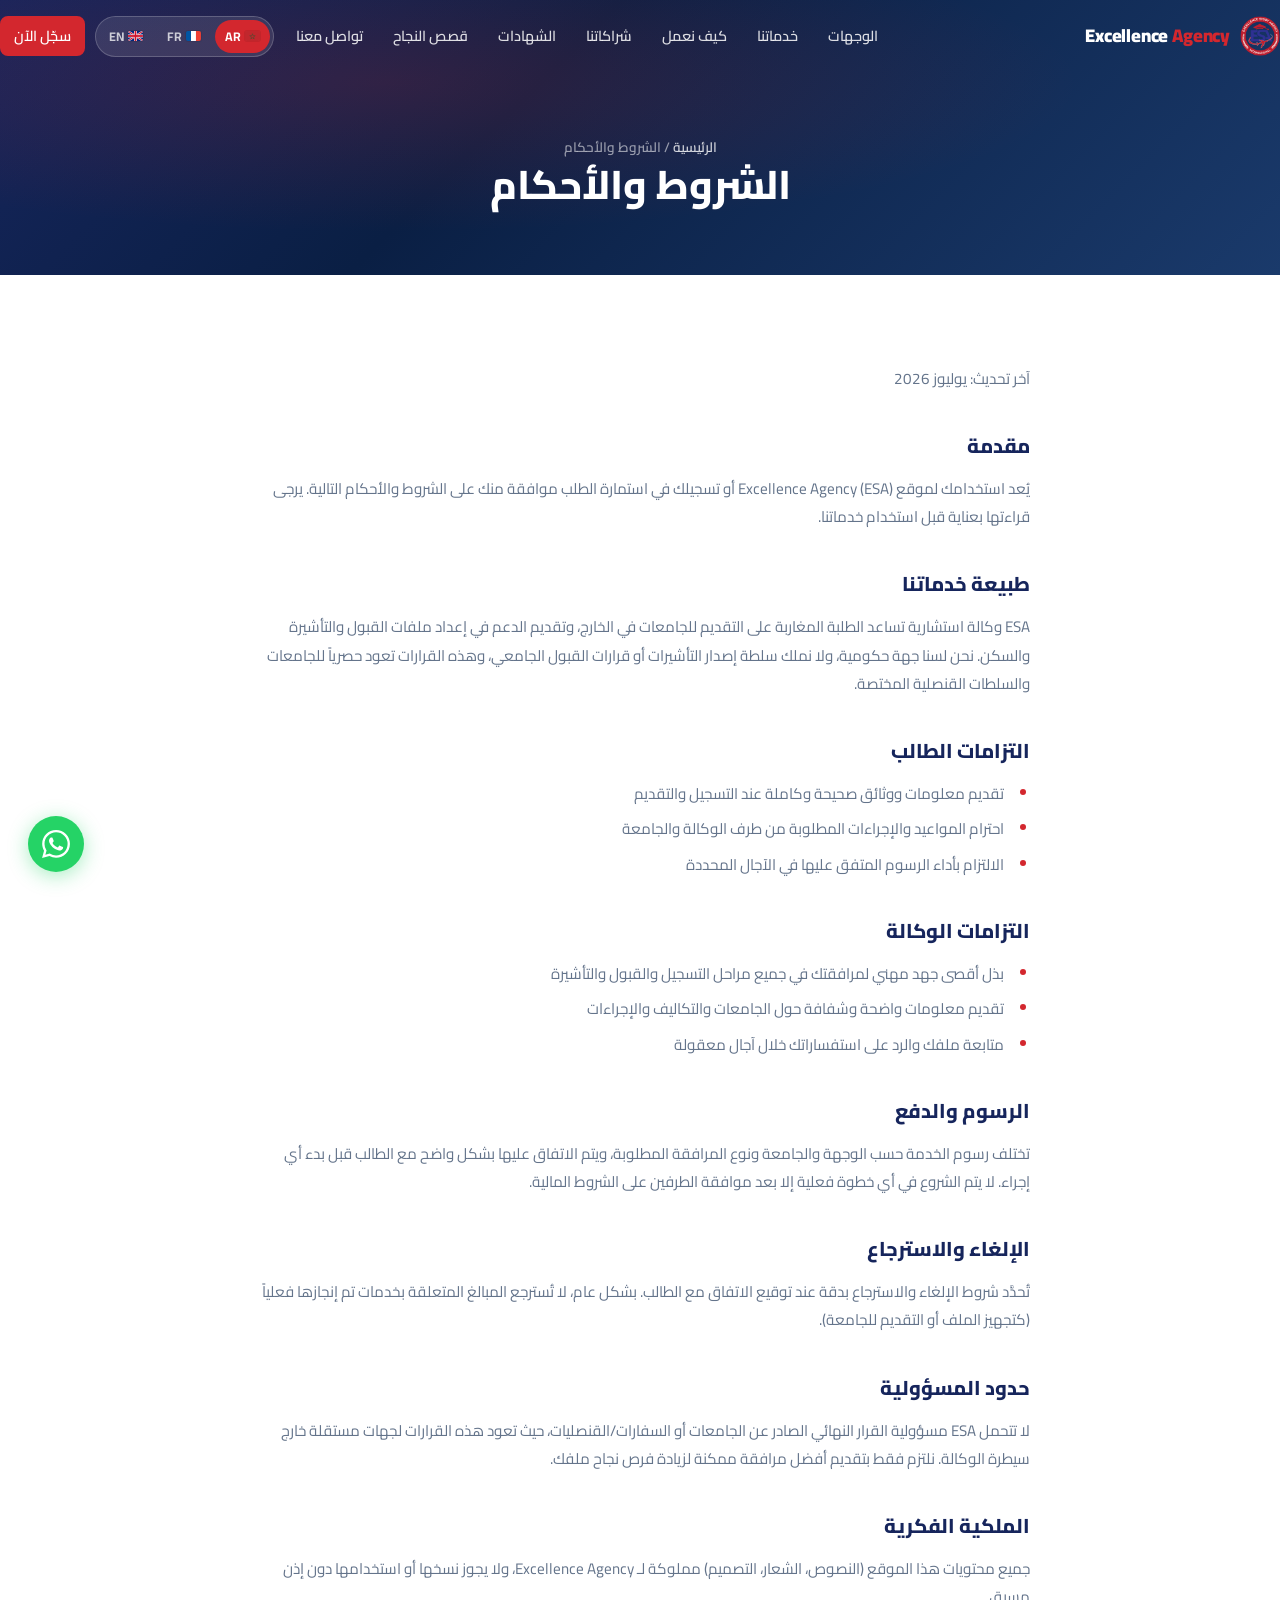
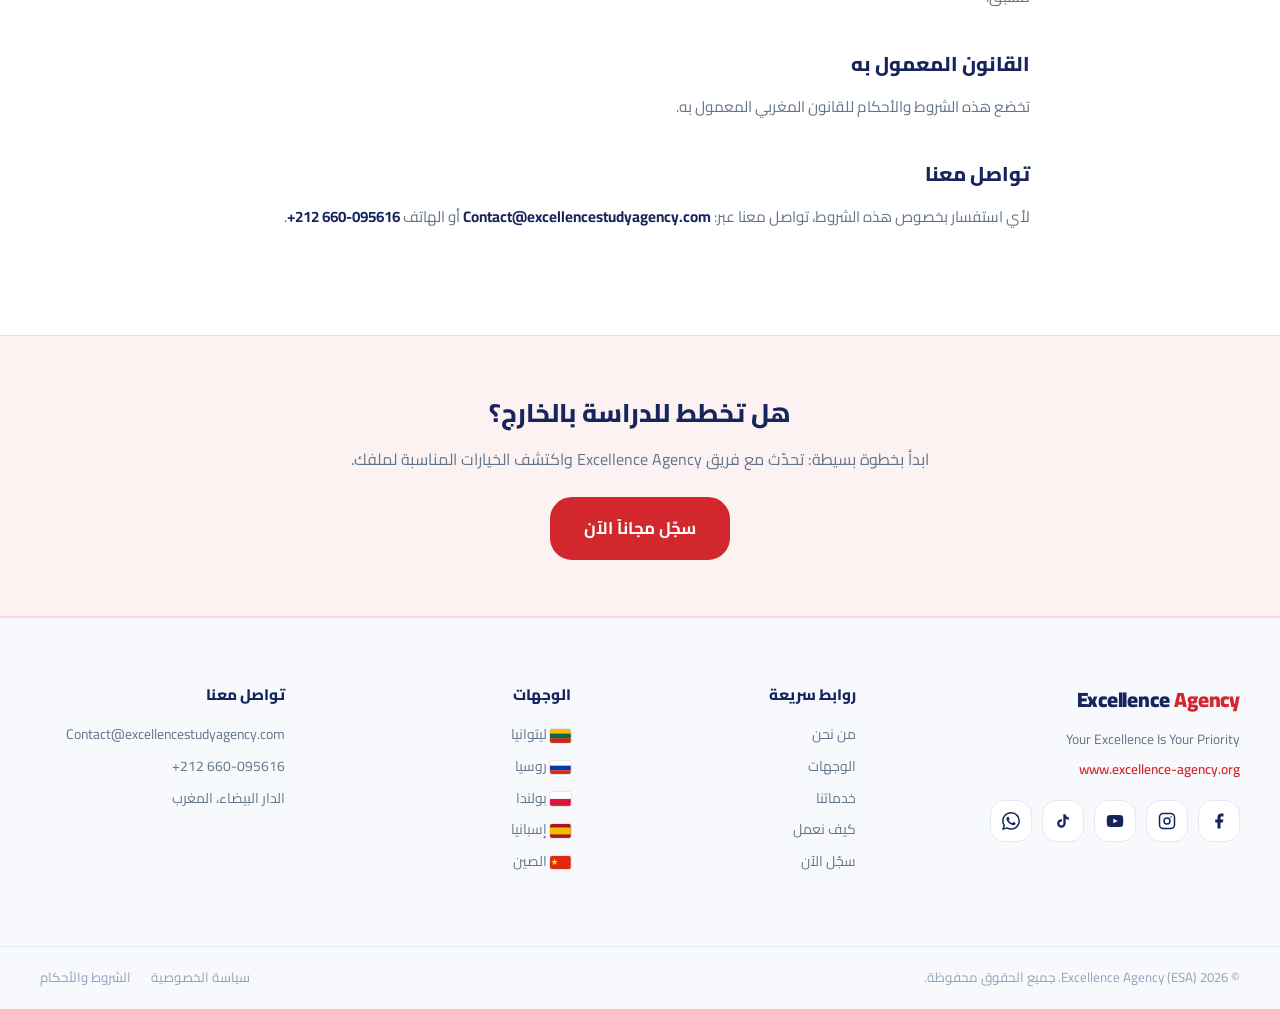
<file: terms.html>
<!DOCTYPE html>
<html lang="ar" dir="rtl" data-title-key="footer.terms">
<head>
  <meta charset="UTF-8" />
  <meta name="viewport" content="width=device-width, initial-scale=1.0" />
  <title>الشروط والأحكام | Excellence Agency</title>
  <meta name="description" content="الشروط والأحكام الخاصة باستخدام خدمات Excellence Agency." />
  <link rel="preconnect" href="https://fonts.googleapis.com" />
  <link rel="preconnect" href="https://fonts.gstatic.com" crossorigin />
  <link href="https://fonts.googleapis.com/css2?family=Cairo:wght@400;500;600;700;800;900&family=Poppins:wght@400;500;600;700;800;900&display=swap" rel="stylesheet" />
  <link rel="stylesheet" href="css/style.css" />
  <link rel="icon" type="image/png" sizes="32x32" href="img/favicon-32.png" />

  <!-- canonical / social -->
  <link rel="canonical" href="https://www.excellence-agency.org/terms.html" />
  <meta property="og:type" content="website" />
  <meta property="og:site_name" content="Excellence Agency" />
  <meta property="og:locale" content="ar_MA" />
  <meta property="og:locale:alternate" content="fr_MA" />
  <meta property="og:locale:alternate" content="en_US" />
  <meta property="og:url" content="https://www.excellence-agency.org/terms.html" />
  <meta property="og:title" content="الشروط والأحكام | Excellence Agency" />
  <meta property="og:description" content="الشروط والأحكام الخاصة باستخدام خدمات Excellence Agency." />
  <meta property="og:image" content="https://www.excellence-agency.org/img/og-cover.jpg" />
  <meta property="og:image:width" content="1200" />
  <meta property="og:image:height" content="630" />
  <meta property="og:image:alt" content="Excellence Agency — Study Abroad, Guided End to End" />
  <meta name="twitter:card" content="summary_large_image" />
  <meta name="twitter:title" content="الشروط والأحكام | Excellence Agency" />
  <meta name="twitter:description" content="الشروط والأحكام الخاصة باستخدام خدمات Excellence Agency." />
  <meta name="twitter:image" content="https://www.excellence-agency.org/img/og-cover.jpg" />
  <meta name="theme-color" content="#16255c" />

  <link rel="icon" type="image/png" sizes="16x16" href="img/favicon-16.png" />
  <link rel="apple-touch-icon" sizes="180x180" href="img/apple-touch-icon.png" />

  <!-- Meta Pixel Code -->
  <script>
  !function(f,b,e,v,n,t,s)
  {if(f.fbq)return;n=f.fbq=function(){n.callMethod?
  n.callMethod.apply(n,arguments):n.queue.push(arguments)};
  if(!f._fbq)f._fbq=n;n.push=n;n.loaded=!0;n.version='2.0';
  n.queue=[];t=b.createElement(e);t.async=!0;
  t.src=v;s=b.getElementsByTagName(e)[0];
  s.parentNode.insertBefore(t,s)}(window, document,'script',
  'https://connect.facebook.net/en_US/fbevents.js');
  fbq('init', '2423938361461208');
  fbq('track', 'PageView');
  </script>
  <noscript><img height="1" width="1" style="display:none"
  src="https://www.facebook.com/tr?id=2423938361461208&ev=PageView&noscript=1" /></noscript>
  <!-- End Meta Pixel Code -->
</head>
<body>

<svg style="display:none" aria-hidden="true">
  <symbol id="flag-lt" viewBox="0 0 3 2"><rect width="3" height="2" fill="#fdb913"/><rect y="0.667" width="3" height="0.667" fill="#006a44"/><rect y="1.333" width="3" height="0.667" fill="#c1272d"/></symbol>
  <symbol id="flag-ru" viewBox="0 0 3 2"><rect width="3" height="2" fill="#fff"/><rect y="0.667" width="3" height="0.667" fill="#0039a6"/><rect y="1.333" width="3" height="0.667" fill="#d52b1e"/></symbol>
  <symbol id="flag-pl" viewBox="0 0 3 2"><rect width="3" height="1" fill="#fff"/><rect y="1" width="3" height="1" fill="#dc143c"/></symbol>
  <symbol id="flag-es" viewBox="0 0 3 2"><rect width="3" height="2" fill="#aa151b"/><rect y="0.5" width="3" height="1" fill="#f1bf00"/></symbol>
  <symbol id="flag-de" viewBox="0 0 3 2"><rect width="3" height="0.667" fill="#000"/><rect y="0.667" width="3" height="0.667" fill="#dd0000"/><rect y="1.333" width="3" height="0.667" fill="#ffce00"/></symbol>
  <symbol id="flag-fr" viewBox="0 0 3 2"><rect width="1" height="2" fill="#0055a4"/><rect x="1" width="1" height="2" fill="#fff"/><rect x="2" width="1" height="2" fill="#ef4135"/></symbol>
  <symbol id="flag-ro" viewBox="0 0 3 2"><rect width="1" height="2" fill="#002b7f"/><rect x="1" width="1" height="2" fill="#fcd116"/><rect x="2" width="1" height="2" fill="#ce1126"/></symbol>
  <symbol id="flag-tr" viewBox="0 0 3 2"><rect width="3" height="2" fill="#e30a17"/><circle cx="1.15" cy="1" r="0.5" fill="#fff"/><circle cx="1.3" cy="1" r="0.42" fill="#e30a17"/><polygon points="1.75,1 1.9,1.08 1.86,0.9 2,0.78 1.82,0.76 1.75,0.6 1.68,0.76 1.5,0.78 1.64,0.9 1.6,1.08" fill="#fff"/></symbol>
  <symbol id="flag-cy" viewBox="0 0 3 2"><rect width="3" height="2" fill="#fff"/><path d="M0.8,1.3 Q1.0,0.8 1.4,0.9 Q1.7,0.85 1.9,1.0 Q2.15,0.95 2.3,1.1 Q2.1,1.25 1.9,1.2 Q1.6,1.35 1.3,1.25 Q1.0,1.4 0.8,1.3 Z" fill="#d57800"/></symbol>
  <symbol id="flag-ma" viewBox="0 0 3 2"><rect width="3" height="2" fill="#c1272d"/><polygon points="1.5,0.55 1.63,0.95 2.05,0.95 1.71,1.19 1.84,1.6 1.5,1.35 1.16,1.6 1.29,1.19 0.95,0.95 1.37,0.95" fill="none" stroke="#006233" stroke-width="0.07"/></symbol>
  <symbol id="flag-cn" viewBox="0 0 3 2"><rect width="3" height="2" fill="#de2910"/><polygon points="0.65,0.35 0.78,0.72 1.15,0.72 0.85,0.92 0.97,1.28 0.65,1.07 0.33,1.28 0.45,0.92 0.15,0.72 0.52,0.72" fill="#ffde00"/></symbol>
  <symbol id="flag-gb" viewBox="0 0 3 2"><rect width="3" height="2" fill="#00247d"/><polygon points="0,0 0.3,0 3,1.75 3,2 2.7,2 0,0.25" fill="#fff"/><polygon points="3,0 2.7,0 0,1.75 0,2 0.3,2 3,0.25" fill="#fff"/><polygon points="0,0 0.15,0 3,1.85 3,2 2.85,2 0,0.15" fill="#cf142b"/><polygon points="3,0 2.85,0 0,1.85 0,2 0.15,2 3,0.15" fill="#cf142b"/><rect x="1.2" width="0.6" height="2" fill="#fff"/><rect y="0.7" width="3" height="0.6" fill="#fff"/><rect x="1.32" width="0.36" height="2" fill="#cf142b"/><rect y="0.82" width="3" height="0.36" fill="#cf142b"/></symbol>
</svg>

<header id="navbar" class="navbar">
  <div class="container nav-inner">
    <a href="index.html" class="logo">
      <img src="img/logo.png" alt="Excellence Agency" class="logo-img" />
      <span class="logo-text">Excellence <span class="logo-accent">Agency</span></span>
    </a>
    <nav class="nav-links" id="navLinks">
      <a href="destinations.html" data-i18n="nav.destinations">الوجهات</a>
      <a href="services.html" data-i18n="nav.services">خدماتنا</a>
      <a href="how-it-works.html" data-i18n="nav.how">كيف نعمل</a>
      <a href="partners.html" data-i18n="nav.partners">شراكاتنا</a>
      <a href="certificates.html" data-i18n="nav.certificates">الشهادات</a>
      <a href="testimonials.html" data-i18n="nav.testimonials">قصص النجاح</a>
      <a href="contact.html" data-i18n="nav.contact">تواصل معنا</a>
      <div class="lang-switch">
        <button type="button" data-lang="ar" aria-label="العربية"><svg class="flag-icon"><use href="#flag-ma"/></svg> AR</button>
        <button type="button" data-lang="fr" aria-label="Français"><svg class="flag-icon"><use href="#flag-fr"/></svg> FR</button>
        <button type="button" data-lang="en" aria-label="English"><svg class="flag-icon"><use href="#flag-gb"/></svg> EN</button>
      </div>
      <a href="apply.html" class="btn btn-primary btn-sm" data-i18n="nav.cta">سجّل الآن</a>
    </nav>
    <button class="hamburger" id="hamburger" aria-label="القائمة">
      <span></span><span></span><span></span>
    </button>
  </div>
</header>

<div class="page-hero">
  <div class="container">
    <p class="breadcrumb"><a href="index.html" data-i18n="nav.home">الرئيسية</a> / <span data-i18n="footer.terms">الشروط والأحكام</span></p>
    <h1 class="section-title" data-i18n="footer.terms">الشروط والأحكام</h1>
  </div>
</div>

<section class="section">
  <div class="container">
    <div class="legal-content">

      <!-- Arabic -->
      <div data-lang-block="ar">
        <p class="legal-updated">آخر تحديث: يوليوز 2026</p>

        <h2>مقدمة</h2>
        <p>يُعد استخدامك لموقع Excellence Agency (ESA) أو تسجيلك في استمارة الطلب موافقة منك على الشروط والأحكام التالية. يرجى قراءتها بعناية قبل استخدام خدماتنا.</p>

        <h2>طبيعة خدماتنا</h2>
        <p>ESA وكالة استشارية تساعد الطلبة المغاربة على التقديم للجامعات في الخارج، وتقديم الدعم في إعداد ملفات القبول والتأشيرة والسكن. نحن لسنا جهة حكومية، ولا نملك سلطة إصدار التأشيرات أو قرارات القبول الجامعي، وهذه القرارات تعود حصرياً للجامعات والسلطات القنصلية المختصة.</p>

        <h2>التزامات الطالب</h2>
        <ul>
          <li>تقديم معلومات ووثائق صحيحة وكاملة عند التسجيل والتقديم</li>
          <li>احترام المواعيد والإجراءات المطلوبة من طرف الوكالة والجامعة</li>
          <li>الالتزام بأداء الرسوم المتفق عليها في الآجال المحددة</li>
        </ul>

        <h2>التزامات الوكالة</h2>
        <ul>
          <li>بذل أقصى جهد مهني لمرافقتك في جميع مراحل التسجيل والقبول والتأشيرة</li>
          <li>تقديم معلومات واضحة وشفافة حول الجامعات والتكاليف والإجراءات</li>
          <li>متابعة ملفك والرد على استفساراتك خلال آجال معقولة</li>
        </ul>

        <h2>الرسوم والدفع</h2>
        <p>تختلف رسوم الخدمة حسب الوجهة والجامعة ونوع المرافقة المطلوبة، ويتم الاتفاق عليها بشكل واضح مع الطالب قبل بدء أي إجراء. لا يتم الشروع في أي خطوة فعلية إلا بعد موافقة الطرفين على الشروط المالية.</p>

        <h2>الإلغاء والاسترجاع</h2>
        <p>تُحدَّد شروط الإلغاء والاسترجاع بدقة عند توقيع الاتفاق مع الطالب. بشكل عام، لا تُسترجع المبالغ المتعلقة بخدمات تم إنجازها فعلياً (كتجهيز الملف أو التقديم للجامعة).</p>

        <h2>حدود المسؤولية</h2>
        <p>لا تتحمل ESA مسؤولية القرار النهائي الصادر عن الجامعات أو السفارات/القنصليات، حيث تعود هذه القرارات لجهات مستقلة خارج سيطرة الوكالة. نلتزم فقط بتقديم أفضل مرافقة ممكنة لزيادة فرص نجاح ملفك.</p>

        <h2>الملكية الفكرية</h2>
        <p>جميع محتويات هذا الموقع (النصوص، الشعار، التصميم) مملوكة لـ Excellence Agency، ولا يجوز نسخها أو استخدامها دون إذن مسبق.</p>

        <h2>القانون المعمول به</h2>
        <p>تخضع هذه الشروط والأحكام للقانون المغربي المعمول به.</p>

        <h2>تواصل معنا</h2>
        <p>لأي استفسار بخصوص هذه الشروط، تواصل معنا عبر: <strong>Contact@excellencestudyagency.com</strong> أو الهاتف <strong dir="ltr">+212 660-095616</strong>.</p>
      </div>

      <!-- French -->
      <div data-lang-block="fr" style="display:none">
        <p class="legal-updated">Dernière mise à jour : juillet 2026</p>

        <h2>Introduction</h2>
        <p>L'utilisation du site d'Excellence Agency (ESA) ou votre inscription via notre formulaire vaut acceptation des présentes conditions générales. Merci de les lire attentivement avant d'utiliser nos services.</p>

        <h2>Nature de nos services</h2>
        <p>ESA est une agence de conseil qui aide les étudiants marocains à candidater dans des universités à l'étranger, en les accompagnant dans la préparation de leur dossier d'admission, de visa et de logement. Nous ne sommes pas un organisme gouvernemental et ne détenons aucun pouvoir de délivrance de visa ou de décision d'admission universitaire : ces décisions relèvent exclusivement des universités et des autorités consulaires compétentes.</p>

        <h2>Obligations de l'étudiant</h2>
        <ul>
          <li>Fournir des informations et documents exacts et complets lors de l'inscription et de la candidature</li>
          <li>Respecter les délais et démarches requis par l'agence et l'université</li>
          <li>S'acquitter des frais convenus dans les délais fixés</li>
        </ul>

        <h2>Obligations de l'agence</h2>
        <ul>
          <li>Fournir tous les efforts professionnels pour vous accompagner à chaque étape (inscription, admission, visa)</li>
          <li>Communiquer des informations claires et transparentes sur les universités, coûts et démarches</li>
          <li>Assurer le suivi de votre dossier et répondre à vos questions dans des délais raisonnables</li>
        </ul>

        <h2>Frais et paiement</h2>
        <p>Les frais de service varient selon la destination, l'université et le type d'accompagnement requis, et sont clairement convenus avec l'étudiant avant toute démarche. Aucune procédure effective ne débute avant l'accord des deux parties sur les conditions financières.</p>

        <h2>Annulation et remboursement</h2>
        <p>Les conditions d'annulation et de remboursement sont précisées lors de la signature de l'accord avec l'étudiant. En règle générale, les montants relatifs à des services déjà réalisés (préparation du dossier, candidature à l'université) ne sont pas remboursables.</p>

        <h2>Limitation de responsabilité</h2>
        <p>ESA n'est pas responsable de la décision finale des universités ou des ambassades/consulats, ces décisions relevant d'organismes indépendants hors du contrôle de l'agence. Nous nous engageons uniquement à fournir le meilleur accompagnement possible pour maximiser les chances de succès de votre dossier.</p>

        <h2>Propriété intellectuelle</h2>
        <p>L'ensemble du contenu de ce site (textes, logo, design) appartient à Excellence Agency et ne peut être copié ou utilisé sans autorisation préalable.</p>

        <h2>Droit applicable</h2>
        <p>Les présentes conditions générales sont soumises au droit marocain en vigueur.</p>

        <h2>Nous contacter</h2>
        <p>Pour toute question relative à ces conditions, contactez-nous à : <strong>Contact@excellencestudyagency.com</strong> ou par téléphone au <strong dir="ltr">+212 660-095616</strong>.</p>
      </div>

      <!-- English -->
      <div data-lang-block="en" style="display:none">
        <p class="legal-updated">Last updated: July 2026</p>

        <h2>Introduction</h2>
        <p>By using the Excellence Agency (ESA) website or registering through our application form, you agree to the following terms and conditions. Please read them carefully before using our services.</p>

        <h2>Nature of Our Services</h2>
        <p>ESA is a consulting agency that helps Moroccan students apply to universities abroad, providing support in preparing admission, visa, and housing files. We are not a government body and hold no authority to issue visas or university admission decisions — these decisions belong exclusively to the relevant universities and consular authorities.</p>

        <h2>Student Obligations</h2>
        <ul>
          <li>Provide accurate and complete information and documents when registering and applying</li>
          <li>Respect the deadlines and procedures required by the agency and the university</li>
          <li>Pay the agreed fees within the specified timeframes</li>
        </ul>

        <h2>Agency Obligations</h2>
        <ul>
          <li>Make every professional effort to support you through registration, admission, and visa stages</li>
          <li>Provide clear and transparent information about universities, costs, and procedures</li>
          <li>Follow up on your file and respond to your inquiries within a reasonable timeframe</li>
        </ul>

        <h2>Fees and Payment</h2>
        <p>Service fees vary depending on the destination, university, and type of support required, and are clearly agreed upon with the student before any procedure begins. No actual process starts until both parties agree on the financial terms.</p>

        <h2>Cancellation and Refunds</h2>
        <p>Cancellation and refund terms are specified when the agreement with the student is signed. In general, amounts related to services already performed (file preparation, university application) are non-refundable.</p>

        <h2>Limitation of Liability</h2>
        <p>ESA is not responsible for the final decision made by universities or embassies/consulates, as these decisions belong to independent bodies outside the agency's control. We commit only to providing the best possible support to maximize your file's chances of success.</p>

        <h2>Intellectual Property</h2>
        <p>All content on this website (text, logo, design) belongs to Excellence Agency and may not be copied or used without prior permission.</p>

        <h2>Governing Law</h2>
        <p>These terms and conditions are governed by applicable Moroccan law.</p>

        <h2>Contact Us</h2>
        <p>For any question regarding these terms, contact us at: <strong>Contact@excellencestudyagency.com</strong> or by phone at <strong dir="ltr">+212 660-095616</strong>.</p>
      </div>

    </div>
  </div>
</section>

<section class="page-cta">
  <div class="container">
    <h2 data-i18n="home.cta.title">جاهز تبدأ رحلتك؟</h2>
    <p data-i18n="home.cta.subtitle">سجّل الآن واحصل على استشارة مجانية خلال 24 ساعة</p>
    <a href="apply.html" class="btn btn-primary btn-lg" data-i18n="hero.cta1">سجّل مجاناً الآن</a>
  </div>
</section>

<footer class="footer">
  <div class="container footer-inner">
    <div class="footer-brand">
      <span class="logo-text footer-logo">Excellence <span class="logo-accent">Agency</span></span>
      <p data-i18n="footer.tagline">Your Excellence Is Your Priority</p>
      <p class="footer-site">www.excellence-agency.org</p>
      <div class="footer-social">
        <a href="https://www.facebook.com/share/19CaDQ6mUM/?mibextid=wwXIfr" class="social-btn" aria-label="فيسبوك" target="_blank" rel="noopener">
          <svg width="18" height="18" viewBox="0 0 24 24" fill="currentColor"><path d="M18 2h-3a5 5 0 00-5 5v3H7v4h3v8h4v-8h3l1-4h-4V7a1 1 0 011-1h3z"/></svg>
        </a>
        <a href="https://www.instagram.com/excellence_agency_esa?igsh=MWF2Zm5uZWpnbW5zbw==" class="social-btn" aria-label="إنستغرام" target="_blank" rel="noopener">
          <svg width="18" height="18" viewBox="0 0 24 24" fill="none" stroke="currentColor" stroke-width="2"><rect x="2" y="2" width="20" height="20" rx="5"/><circle cx="12" cy="12" r="4"/><circle cx="17.5" cy="6.5" r="1" fill="currentColor" stroke="none"/></svg>
        </a>
        <a href="https://www.youtube.com/@excellence_agency" class="social-btn" aria-label="يوتيوب" target="_blank">
          <svg width="18" height="18" viewBox="0 0 24 24" fill="currentColor"><path d="M22.54 6.42a2.78 2.78 0 00-1.95-1.96C18.88 4 12 4 12 4s-6.88 0-8.59.46a2.78 2.78 0 00-1.95 1.96A29 29 0 001 12a29 29 0 00.46 5.58a2.78 2.78 0 001.95 1.95C5.12 20 12 20 12 20s6.88 0 8.59-.47a2.78 2.78 0 001.95-1.95A29 29 0 0023 12a29 29 0 00-.46-5.58z"/><polygon points="9.75 15.02 15.5 12 9.75 8.98 9.75 15.02" fill="white"/></svg>
        </a>
        <a href="https://www.tiktok.com/@excellence_agency?_r=1&_t=ZS-988aOxyGcuA" class="social-btn" aria-label="تيك توك" target="_blank" rel="noopener">
          <svg width="18" height="18" viewBox="0 0 24 24" fill="currentColor"><path d="M16.6 5.82s.51.5 0 0A4.278 4.278 0 0115.54 3h-3.09v12.4a2.592 2.592 0 01-2.59 2.5c-1.42 0-2.6-1.16-2.6-2.6 0-1.72 1.66-3.01 3.37-2.48V9.66c-3.45-.46-6.47 2.22-6.47 5.64 0 3.33 2.76 5.7 5.69 5.7 3.14 0 5.69-2.55 5.69-5.7V9.01a7.35 7.35 0 004.3 1.38V7.3s-1.88.09-3.24-1.48z"/></svg>
        </a>
        <a href="https://wa.me/212660095616" class="social-btn" aria-label="واتساب" target="_blank">
          <svg width="18" height="18" viewBox="0 0 24 24" fill="currentColor"><path d="M17.472 14.382c-.297-.149-1.758-.867-2.03-.967-.273-.099-.471-.148-.67.15-.197.297-.767.966-.94 1.164-.173.199-.347.223-.644.075-.297-.15-1.255-.463-2.39-1.475-.883-.788-1.48-1.761-1.653-2.059-.173-.297-.018-.458.13-.606.134-.133.298-.347.446-.52.149-.174.198-.298.298-.497.099-.198.05-.371-.025-.52-.075-.149-.669-1.612-.916-2.207-.242-.579-.487-.5-.669-.51-.173-.008-.371-.01-.57-.01-.198 0-.52.074-.792.372-.272.297-1.04 1.016-1.04 2.479 0 1.462 1.065 2.875 1.213 3.074.149.198 2.096 3.2 5.077 4.487.709.306 1.262.489 1.694.625.712.227 1.36.195 1.871.118.571-.085 1.758-.719 2.006-1.413.248-.694.248-1.289.173-1.413-.074-.124-.272-.198-.57-.347m-5.421 7.403h-.004a9.87 9.87 0 01-5.031-1.378l-.361-.214-3.741.982.998-3.648-.235-.374a9.86 9.86 0 01-1.51-5.26c.001-5.45 4.436-9.884 9.888-9.884 2.64 0 5.122 1.03 6.988 2.898a9.825 9.825 0 012.893 6.994c-.003 5.45-4.437 9.884-9.885 9.884m8.413-18.297A11.815 11.815 0 0012.05 0C5.495 0 .16 5.335.157 11.892c0 2.096.547 4.142 1.588 5.945L.057 24l6.305-1.654a11.882 11.882 0 005.683 1.448h.005c6.554 0 11.89-5.335 11.893-11.893a11.821 11.821 0 00-3.48-8.413z"/></svg>
        </a>
      </div>
    </div>
    <div class="footer-links">
      <h4 data-i18n="footer.links.title">روابط سريعة</h4>
      <a href="index.html#about" data-i18n="footer.links.about">من نحن</a>
      <a href="destinations.html" data-i18n="footer.links.dest">الوجهات</a>
      <a href="services.html" data-i18n="footer.links.services">خدماتنا</a>
      <a href="how-it-works.html" data-i18n="footer.links.how">كيف نعمل</a>
      <a href="apply.html" data-i18n="footer.links.apply">سجّل الآن</a>
    </div>
    <div class="footer-links">
      <h4 data-i18n="footer.dest.title">الوجهات</h4>
      <a href="destinations.html"><svg class="flag-icon"><use href="#flag-lt"/></svg> <span data-i18n="dest.lt.name">ليتوانيا</span></a>
      <a href="destinations.html"><svg class="flag-icon"><use href="#flag-ru"/></svg> <span data-i18n="dest.ru.name">روسيا</span></a>
      <a href="destinations.html"><svg class="flag-icon"><use href="#flag-pl"/></svg> <span data-i18n="dest.pl.name">بولندا</span></a>
      <a href="destinations.html"><svg class="flag-icon"><use href="#flag-es"/></svg> <span data-i18n="dest.es.name">إسبانيا</span></a>
      <a href="destinations.html"><svg class="flag-icon"><use href="#flag-cn"/></svg> <span data-i18n="dest.cn.name">الصين</span></a>
    </div>
    <div class="footer-contact">
      <h4 data-i18n="footer.contact.title">تواصل معنا</h4>
      <p>Contact@excellencestudyagency.com</p>
      <p dir="ltr">+212 660-095616</p>
      <p data-i18n="contact.address.value">الدار البيضاء، المغرب</p>
    </div>
  </div>
  <div class="footer-bottom">
    <div class="container">
      <p data-i18n="footer.copyright">© 2026 Excellence Agency (ESA). جميع الحقوق محفوظة.</p>
      <div class="footer-bottom-links">
        <a href="privacy.html" data-i18n="footer.privacy">سياسة الخصوصية</a>
        <a href="terms.html" data-i18n="footer.terms">الشروط والأحكام</a>
      </div>
    </div>
  </div>
</footer>

<a href="https://wa.me/212660095616" class="whatsapp-float" target="_blank" aria-label="واتساب">
  <svg width="28" height="28" viewBox="0 0 24 24" fill="currentColor"><path d="M17.472 14.382c-.297-.149-1.758-.867-2.03-.967-.273-.099-.471-.148-.67.15-.197.297-.767.966-.94 1.164-.173.199-.347.223-.644.075-.297-.15-1.255-.463-2.39-1.475-.883-.788-1.48-1.761-1.653-2.059-.173-.297-.018-.458.13-.606.134-.133.298-.347.446-.52.149-.174.198-.298.298-.497.099-.198.05-.371-.025-.52-.075-.149-.669-1.612-.916-2.207-.242-.579-.487-.5-.669-.51-.173-.008-.371-.01-.57-.01-.198 0-.52.074-.792.372-.272.297-1.04 1.016-1.04 2.479 0 1.462 1.065 2.875 1.213 3.074.149.198 2.096 3.2 5.077 4.487.709.306 1.262.489 1.694.625.712.227 1.36.195 1.871.118.571-.085 1.758-.719 2.006-1.413.248-.694.248-1.289.173-1.413-.074-.124-.272-.198-.57-.347m-5.421 7.403h-.004a9.87 9.87 0 01-5.031-1.378l-.361-.214-3.741.982.998-3.648-.235-.374a9.86 9.86 0 01-1.51-5.26c.001-5.45 4.436-9.884 9.888-9.884 2.64 0 5.122 1.03 6.988 2.898a9.825 9.825 0 012.893 6.994c-.003 5.45-4.437 9.884-9.885 9.884m8.413-18.297A11.815 11.815 0 0012.05 0C5.495 0 .16 5.335.157 11.892c0 2.096.547 4.142 1.588 5.945L.057 24l6.305-1.654a11.882 11.882 0 005.683 1.448h.005c6.554 0 11.89-5.335 11.893-11.893a11.821 11.821 0 00-3.48-8.413z"/></svg>
</a>

<script src="js/i18n.js"></script>
<script src="js/script.js"></script>
  <script defer src="/promo.js"></script>
</body>
</html>
</file>
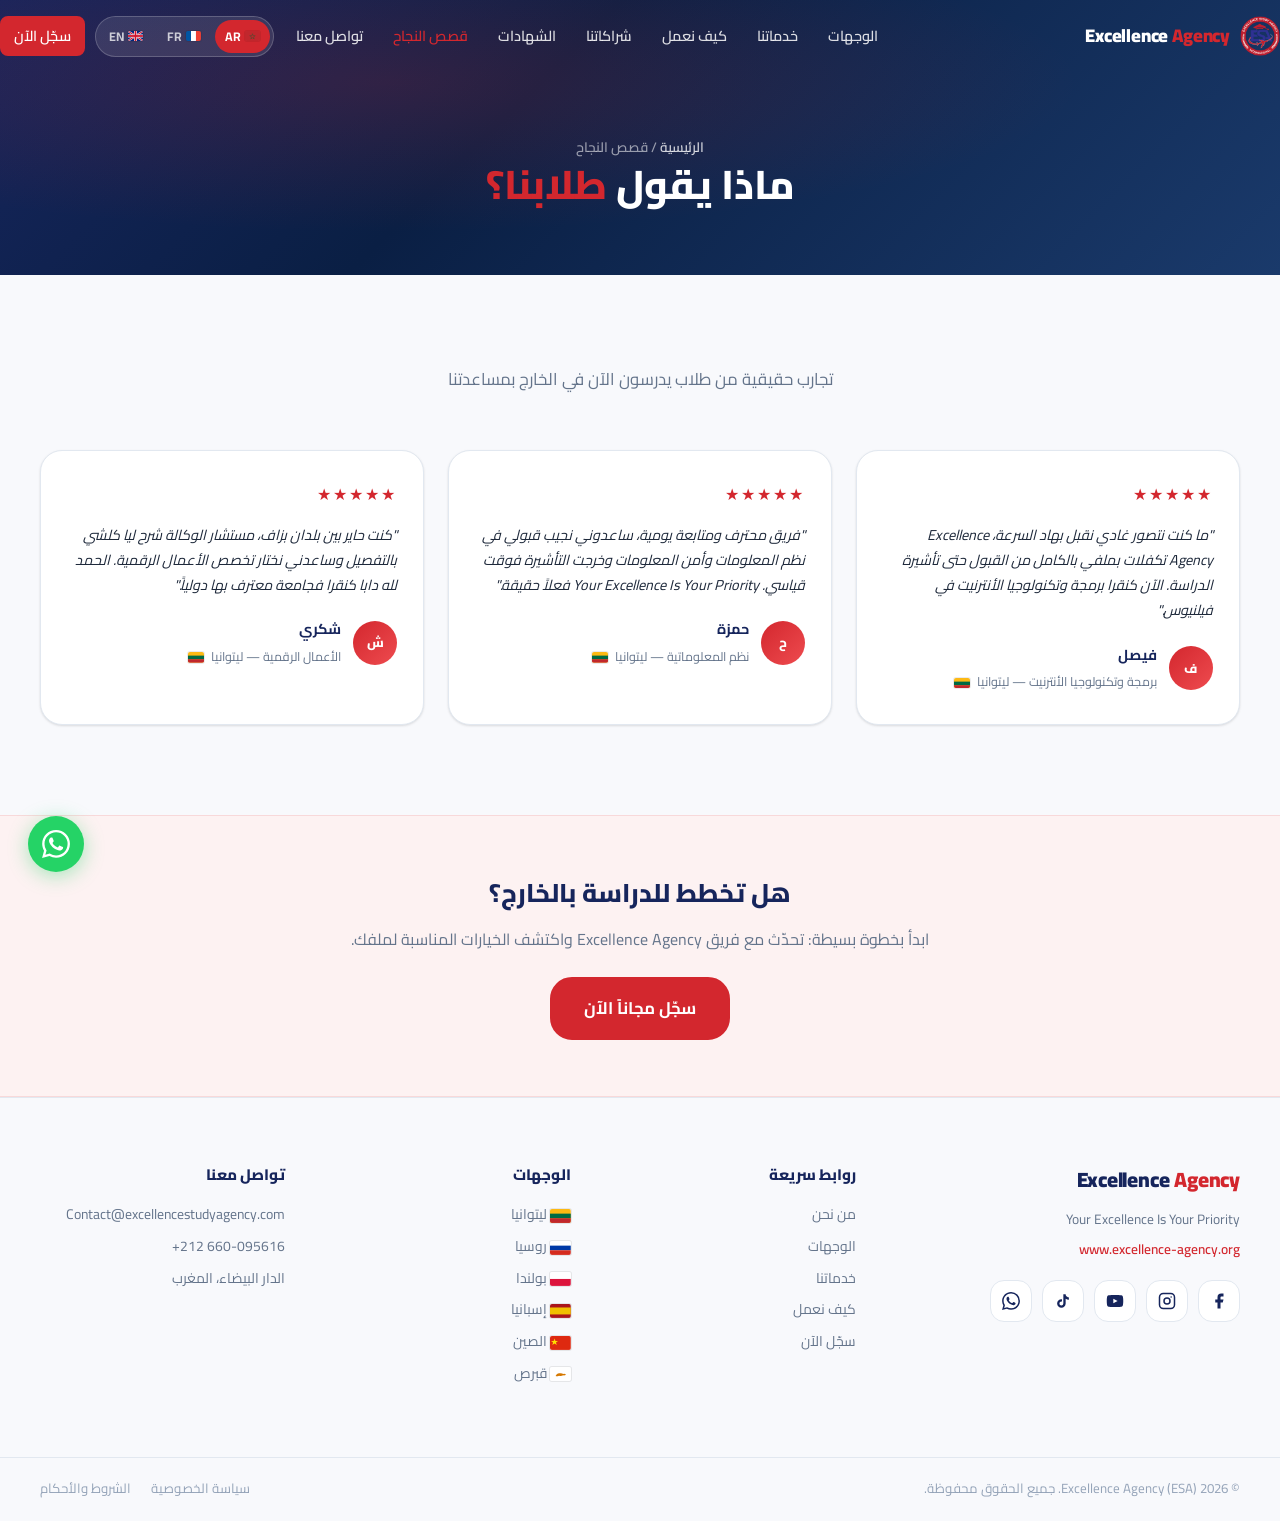
<file: testimonials.html>
<!DOCTYPE html>
<html lang="ar" dir="rtl" data-title-key="nav.testimonials">
<head>
  <meta charset="UTF-8" />
  <meta name="viewport" content="width=device-width, initial-scale=1.0" />
  <title>قصص النجاح | Excellence Agency</title>
  <meta name="description" content="تجارب حقيقية من طلاب يدرسون الآن في الخارج بمساعدة Excellence Agency." />
  <link rel="preconnect" href="https://fonts.googleapis.com" />
  <link rel="preconnect" href="https://fonts.gstatic.com" crossorigin />
  <link href="https://fonts.googleapis.com/css2?family=Cairo:wght@400;500;600;700;800;900&family=Poppins:wght@400;500;600;700;800;900&display=swap" rel="stylesheet" />
  <link rel="stylesheet" href="css/style.css" />
  <link rel="icon" type="image/png" sizes="32x32" href="img/favicon-32.png" />

  <!-- canonical / social -->
  <link rel="canonical" href="https://www.excellence-agency.org/testimonials.html" />
  <meta property="og:type" content="website" />
  <meta property="og:site_name" content="Excellence Agency" />
  <meta property="og:locale" content="ar_MA" />
  <meta property="og:locale:alternate" content="fr_MA" />
  <meta property="og:locale:alternate" content="en_US" />
  <meta property="og:url" content="https://www.excellence-agency.org/testimonials.html" />
  <meta property="og:title" content="قصص النجاح | Excellence Agency" />
  <meta property="og:description" content="تجارب طلاب يدرسون الآن في الخارج بمواكبة Excellence Agency." />
  <meta property="og:image" content="https://www.excellence-agency.org/img/og-cover.jpg" />
  <meta property="og:image:width" content="1200" />
  <meta property="og:image:height" content="630" />
  <meta property="og:image:alt" content="Excellence Agency — Study Abroad, Guided End to End" />
  <meta name="twitter:card" content="summary_large_image" />
  <meta name="twitter:title" content="قصص النجاح | Excellence Agency" />
  <meta name="twitter:description" content="تجارب طلاب يدرسون الآن في الخارج بمواكبة Excellence Agency." />
  <meta name="twitter:image" content="https://www.excellence-agency.org/img/og-cover.jpg" />
  <meta name="theme-color" content="#16255c" />

  <link rel="icon" type="image/png" sizes="16x16" href="img/favicon-16.png" />
  <link rel="apple-touch-icon" sizes="180x180" href="img/apple-touch-icon.png" />

  <!-- Meta Pixel Code -->
  <script>
  !function(f,b,e,v,n,t,s)
  {if(f.fbq)return;n=f.fbq=function(){n.callMethod?
  n.callMethod.apply(n,arguments):n.queue.push(arguments)};
  if(!f._fbq)f._fbq=n;n.push=n;n.loaded=!0;n.version='2.0';
  n.queue=[];t=b.createElement(e);t.async=!0;
  t.src=v;s=b.getElementsByTagName(e)[0];
  s.parentNode.insertBefore(t,s)}(window, document,'script',
  'https://connect.facebook.net/en_US/fbevents.js');
  fbq('init', '2423938361461208');
  fbq('track', 'PageView');
  </script>
  <noscript><img height="1" width="1" style="display:none"
  src="https://www.facebook.com/tr?id=2423938361461208&ev=PageView&noscript=1" /></noscript>
  <!-- End Meta Pixel Code -->
</head>
<body>

<svg style="display:none" aria-hidden="true">
  <symbol id="flag-lt" viewBox="0 0 3 2"><rect width="3" height="2" fill="#fdb913"/><rect y="0.667" width="3" height="0.667" fill="#006a44"/><rect y="1.333" width="3" height="0.667" fill="#c1272d"/></symbol>
  <symbol id="flag-ru" viewBox="0 0 3 2"><rect width="3" height="2" fill="#fff"/><rect y="0.667" width="3" height="0.667" fill="#0039a6"/><rect y="1.333" width="3" height="0.667" fill="#d52b1e"/></symbol>
  <symbol id="flag-pl" viewBox="0 0 3 2"><rect width="3" height="1" fill="#fff"/><rect y="1" width="3" height="1" fill="#dc143c"/></symbol>
  <symbol id="flag-es" viewBox="0 0 3 2"><rect width="3" height="2" fill="#aa151b"/><rect y="0.5" width="3" height="1" fill="#f1bf00"/></symbol>
  <symbol id="flag-de" viewBox="0 0 3 2"><rect width="3" height="0.667" fill="#000"/><rect y="0.667" width="3" height="0.667" fill="#dd0000"/><rect y="1.333" width="3" height="0.667" fill="#ffce00"/></symbol>
  <symbol id="flag-fr" viewBox="0 0 3 2"><rect width="1" height="2" fill="#0055a4"/><rect x="1" width="1" height="2" fill="#fff"/><rect x="2" width="1" height="2" fill="#ef4135"/></symbol>
  <symbol id="flag-ro" viewBox="0 0 3 2"><rect width="1" height="2" fill="#002b7f"/><rect x="1" width="1" height="2" fill="#fcd116"/><rect x="2" width="1" height="2" fill="#ce1126"/></symbol>
  <symbol id="flag-tr" viewBox="0 0 3 2"><rect width="3" height="2" fill="#e30a17"/><circle cx="1.15" cy="1" r="0.5" fill="#fff"/><circle cx="1.3" cy="1" r="0.42" fill="#e30a17"/><polygon points="1.75,1 1.9,1.08 1.86,0.9 2,0.78 1.82,0.76 1.75,0.6 1.68,0.76 1.5,0.78 1.64,0.9 1.6,1.08" fill="#fff"/></symbol>
  <symbol id="flag-cy" viewBox="0 0 3 2"><rect width="3" height="2" fill="#fff"/><path d="M0.8,1.3 Q1.0,0.8 1.4,0.9 Q1.7,0.85 1.9,1.0 Q2.15,0.95 2.3,1.1 Q2.1,1.25 1.9,1.2 Q1.6,1.35 1.3,1.25 Q1.0,1.4 0.8,1.3 Z" fill="#d57800"/></symbol>
  <symbol id="flag-ma" viewBox="0 0 3 2"><rect width="3" height="2" fill="#c1272d"/><polygon points="1.5,0.55 1.63,0.95 2.05,0.95 1.71,1.19 1.84,1.6 1.5,1.35 1.16,1.6 1.29,1.19 0.95,0.95 1.37,0.95" fill="none" stroke="#006233" stroke-width="0.07"/></symbol>
  <symbol id="flag-cn" viewBox="0 0 3 2"><rect width="3" height="2" fill="#de2910"/><polygon points="0.65,0.35 0.78,0.72 1.15,0.72 0.85,0.92 0.97,1.28 0.65,1.07 0.33,1.28 0.45,0.92 0.15,0.72 0.52,0.72" fill="#ffde00"/></symbol>
  <symbol id="flag-gb" viewBox="0 0 3 2"><rect width="3" height="2" fill="#00247d"/><polygon points="0,0 0.3,0 3,1.75 3,2 2.7,2 0,0.25" fill="#fff"/><polygon points="3,0 2.7,0 0,1.75 0,2 0.3,2 3,0.25" fill="#fff"/><polygon points="0,0 0.15,0 3,1.85 3,2 2.85,2 0,0.15" fill="#cf142b"/><polygon points="3,0 2.85,0 0,1.85 0,2 0.15,2 3,0.15" fill="#cf142b"/><rect x="1.2" width="0.6" height="2" fill="#fff"/><rect y="0.7" width="3" height="0.6" fill="#fff"/><rect x="1.32" width="0.36" height="2" fill="#cf142b"/><rect y="0.82" width="3" height="0.36" fill="#cf142b"/></symbol>
</svg>

<header id="navbar" class="navbar">
  <div class="container nav-inner">
    <a href="index.html" class="logo">
      <img src="img/logo.png" alt="Excellence Agency" class="logo-img" />
      <span class="logo-text">Excellence <span class="logo-accent">Agency</span></span>
    </a>
    <nav class="nav-links" id="navLinks">
      <a href="destinations.html" data-i18n="nav.destinations">الوجهات</a>
      <a href="services.html" data-i18n="nav.services">خدماتنا</a>
      <a href="how-it-works.html" data-i18n="nav.how">كيف نعمل</a>
      <a href="partners.html" data-i18n="nav.partners">شراكاتنا</a>
      <a href="certificates.html" data-i18n="nav.certificates">الشهادات</a>
      <a href="testimonials.html" class="active" data-i18n="nav.testimonials">قصص النجاح</a>
      <a href="contact.html" data-i18n="nav.contact">تواصل معنا</a>
      <div class="lang-switch">
        <button type="button" data-lang="ar" aria-label="العربية"><svg class="flag-icon"><use href="#flag-ma"/></svg> AR</button>
        <button type="button" data-lang="fr" aria-label="Français"><svg class="flag-icon"><use href="#flag-fr"/></svg> FR</button>
        <button type="button" data-lang="en" aria-label="English"><svg class="flag-icon"><use href="#flag-gb"/></svg> EN</button>
      </div>
      <a href="apply.html" class="btn btn-primary btn-sm" data-i18n="nav.cta">سجّل الآن</a>
    </nav>
    <button class="hamburger" id="hamburger" aria-label="القائمة">
      <span></span><span></span><span></span>
    </button>
  </div>
</header>

<div class="page-hero">
  <div class="container">
    <p class="breadcrumb"><a href="index.html" data-i18n="nav.home">الرئيسية</a> / <span data-i18n="nav.testimonials">قصص النجاح</span></p>
    <h1 class="section-title" data-i18n-html="testi.title.html">ماذا يقول <span class="text-gold">طلابنا؟</span></h1>
  </div>
</div>

<section class="testimonials section">
  <div class="container">
    <div class="section-header">
      <p class="section-subtitle" data-i18n="testi.subtitle">تجارب حقيقية من طلاب يدرسون الآن في الخارج بمساعدتنا</p>
    </div>
    <div class="testimonials-grid">
      <div class="testi-card">
        <div class="testi-stars">★★★★★</div>
        <p class="testi-text" data-i18n="testi.t1.text">"..."</p>
        <div class="testi-author">
          <div class="testi-avatar">ف</div>
          <div>
            <strong data-i18n="testi.t1.name">فيصل</strong>
            <span><span data-i18n="testi.t1.program">برمجة وتكنولوجيا الأنترنيت — ليتوانيا</span> <svg class="flag-icon"><use href="#flag-lt"/></svg></span>
          </div>
        </div>
      </div>
      <div class="testi-card">
        <div class="testi-stars">★★★★★</div>
        <p class="testi-text" data-i18n="testi.t2.text">"..."</p>
        <div class="testi-author">
          <div class="testi-avatar">ح</div>
          <div>
            <strong data-i18n="testi.t2.name">حمزة</strong>
            <span><span data-i18n="testi.t2.program">نظم المعلوماتية — ليتوانيا</span> <svg class="flag-icon"><use href="#flag-lt"/></svg></span>
          </div>
        </div>
      </div>
      <div class="testi-card">
        <div class="testi-stars">★★★★★</div>
        <p class="testi-text" data-i18n="testi.t3.text">"..."</p>
        <div class="testi-author">
          <div class="testi-avatar">ش</div>
          <div>
            <strong data-i18n="testi.t3.name">شكري</strong>
            <span><span data-i18n="testi.t3.program">الأعمال الرقمية — ليتوانيا</span> <svg class="flag-icon"><use href="#flag-lt"/></svg></span>
          </div>
        </div>
      </div>
    </div>
  </div>
</section>

<section class="page-cta">
  <div class="container">
    <h2 data-i18n="home.cta.title">هل تخطط للدراسة بالخارج؟</h2>
    <p data-i18n="home.cta.subtitle">ابدأ بخطوة بسيطة: تحدّث مع فريق Excellence Agency واكتشف الخيارات المناسبة لملفك.</p>
    <a href="apply.html" class="btn btn-primary btn-lg" data-i18n="hero.cta1">سجّل مجاناً الآن</a>
  </div>
</section>

<footer class="footer">
  <div class="container footer-inner">
    <div class="footer-brand">
      <span class="logo-text footer-logo">Excellence <span class="logo-accent">Agency</span></span>
      <p data-i18n="footer.tagline">Your Excellence Is Your Priority</p>
      <p class="footer-site">www.excellence-agency.org</p>
      <div class="footer-social">
        <a href="https://www.facebook.com/share/19CaDQ6mUM/?mibextid=wwXIfr" class="social-btn" aria-label="فيسبوك" target="_blank" rel="noopener">
          <svg width="18" height="18" viewBox="0 0 24 24" fill="currentColor"><path d="M18 2h-3a5 5 0 00-5 5v3H7v4h3v8h4v-8h3l1-4h-4V7a1 1 0 011-1h3z"/></svg>
        </a>
        <a href="https://www.instagram.com/excellence_agency_esa?igsh=MWF2Zm5uZWpnbW5zbw==" class="social-btn" aria-label="إنستغرام" target="_blank" rel="noopener">
          <svg width="18" height="18" viewBox="0 0 24 24" fill="none" stroke="currentColor" stroke-width="2"><rect x="2" y="2" width="20" height="20" rx="5"/><circle cx="12" cy="12" r="4"/><circle cx="17.5" cy="6.5" r="1" fill="currentColor" stroke="none"/></svg>
        </a>
        <a href="https://www.youtube.com/@excellence_agency" class="social-btn" aria-label="يوتيوب" target="_blank">
          <svg width="18" height="18" viewBox="0 0 24 24" fill="currentColor"><path d="M22.54 6.42a2.78 2.78 0 00-1.95-1.96C18.88 4 12 4 12 4s-6.88 0-8.59.46a2.78 2.78 0 00-1.95 1.96A29 29 0 001 12a29 29 0 00.46 5.58a2.78 2.78 0 001.95 1.95C5.12 20 12 20 12 20s6.88 0 8.59-.47a2.78 2.78 0 001.95-1.95A29 29 0 0023 12a29 29 0 00-.46-5.58z"/><polygon points="9.75 15.02 15.5 12 9.75 8.98 9.75 15.02" fill="white"/></svg>
        </a>
        <a href="https://www.tiktok.com/@excellence_agency?_r=1&_t=ZS-988aOxyGcuA" class="social-btn" aria-label="تيك توك" target="_blank" rel="noopener">
          <svg width="18" height="18" viewBox="0 0 24 24" fill="currentColor"><path d="M16.6 5.82s.51.5 0 0A4.278 4.278 0 0115.54 3h-3.09v12.4a2.592 2.592 0 01-2.59 2.5c-1.42 0-2.6-1.16-2.6-2.6 0-1.72 1.66-3.01 3.37-2.48V9.66c-3.45-.46-6.47 2.22-6.47 5.64 0 3.33 2.76 5.7 5.69 5.7 3.14 0 5.69-2.55 5.69-5.7V9.01a7.35 7.35 0 004.3 1.38V7.3s-1.88.09-3.24-1.48z"/></svg>
        </a>
        <a href="https://wa.me/212660095616" class="social-btn" aria-label="واتساب" target="_blank">
          <svg width="18" height="18" viewBox="0 0 24 24" fill="currentColor"><path d="M17.472 14.382c-.297-.149-1.758-.867-2.03-.967-.273-.099-.471-.148-.67.15-.197.297-.767.966-.94 1.164-.173.199-.347.223-.644.075-.297-.15-1.255-.463-2.39-1.475-.883-.788-1.48-1.761-1.653-2.059-.173-.297-.018-.458.13-.606.134-.133.298-.347.446-.52.149-.174.198-.298.298-.497.099-.198.05-.371-.025-.52-.075-.149-.669-1.612-.916-2.207-.242-.579-.487-.5-.669-.51-.173-.008-.371-.01-.57-.01-.198 0-.52.074-.792.372-.272.297-1.04 1.016-1.04 2.479 0 1.462 1.065 2.875 1.213 3.074.149.198 2.096 3.2 5.077 4.487.709.306 1.262.489 1.694.625.712.227 1.36.195 1.871.118.571-.085 1.758-.719 2.006-1.413.248-.694.248-1.289.173-1.413-.074-.124-.272-.198-.57-.347m-5.421 7.403h-.004a9.87 9.87 0 01-5.031-1.378l-.361-.214-3.741.982.998-3.648-.235-.374a9.86 9.86 0 01-1.51-5.26c.001-5.45 4.436-9.884 9.888-9.884 2.64 0 5.122 1.03 6.988 2.898a9.825 9.825 0 012.893 6.994c-.003 5.45-4.437 9.884-9.885 9.884m8.413-18.297A11.815 11.815 0 0012.05 0C5.495 0 .16 5.335.157 11.892c0 2.096.547 4.142 1.588 5.945L.057 24l6.305-1.654a11.882 11.882 0 005.683 1.448h.005c6.554 0 11.89-5.335 11.893-11.893a11.821 11.821 0 00-3.48-8.413z"/></svg>
        </a>
      </div>    </div>
    <div class="footer-links">
      <h4 data-i18n="footer.links.title">روابط سريعة</h4>
      <a href="index.html#about" data-i18n="footer.links.about">من نحن</a>
      <a href="destinations.html" data-i18n="footer.links.dest">الوجهات</a>
      <a href="services.html" data-i18n="footer.links.services">خدماتنا</a>
      <a href="how-it-works.html" data-i18n="footer.links.how">كيف نعمل</a>
      <a href="apply.html" data-i18n="footer.links.apply">سجّل الآن</a>
    </div>
    <div class="footer-links">
      <h4 data-i18n="footer.dest.title">الوجهات</h4>
      <a href="destinations.html"><svg class="flag-icon"><use href="#flag-lt"/></svg> <span data-i18n="dest.lt.name">ليتوانيا</span></a>
      <a href="destinations.html"><svg class="flag-icon"><use href="#flag-ru"/></svg> <span data-i18n="dest.ru.name">روسيا</span></a>
      <a href="destinations.html"><svg class="flag-icon"><use href="#flag-pl"/></svg> <span data-i18n="dest.pl.name">بولندا</span></a>
      <a href="destinations.html"><svg class="flag-icon"><use href="#flag-es"/></svg> <span data-i18n="dest.es.name">إسبانيا</span></a>
      <a href="destinations.html"><svg class="flag-icon"><use href="#flag-cn"/></svg> <span data-i18n="dest.cn.name">الصين</span></a>
      <a href="destinations.html"><svg class="flag-icon"><use href="#flag-cy"/></svg> <span data-i18n="dest.cy.name">قبرص</span></a>
    </div>
    <div class="footer-contact">
      <h4 data-i18n="footer.contact.title">تواصل معنا</h4>
      <p>Contact@excellencestudyagency.com</p>
      <p dir="ltr">+212 660-095616</p>
      <p data-i18n="contact.address.value">الدار البيضاء، المغرب</p>
    </div>
  </div>
  <div class="footer-bottom">
    <div class="container">
      <p data-i18n="footer.copyright">© 2026 Excellence Agency (ESA). جميع الحقوق محفوظة.</p>
      <div class="footer-bottom-links">
        <a href="privacy.html" data-i18n="footer.privacy">سياسة الخصوصية</a>
        <a href="terms.html" data-i18n="footer.terms">الشروط والأحكام</a>
      </div>
    </div>
  </div>
</footer>

<a href="https://wa.me/212660095616" class="whatsapp-float" target="_blank" aria-label="واتساب">
  <svg width="28" height="28" viewBox="0 0 24 24" fill="currentColor"><path d="M17.472 14.382c-.297-.149-1.758-.867-2.03-.967-.273-.099-.471-.148-.67.15-.197.297-.767.966-.94 1.164-.173.199-.347.223-.644.075-.297-.15-1.255-.463-2.39-1.475-.883-.788-1.48-1.761-1.653-2.059-.173-.297-.018-.458.13-.606.134-.133.298-.347.446-.52.149-.174.198-.298.298-.497.099-.198.05-.371-.025-.52-.075-.149-.669-1.612-.916-2.207-.242-.579-.487-.5-.669-.51-.173-.008-.371-.01-.57-.01-.198 0-.52.074-.792.372-.272.297-1.04 1.016-1.04 2.479 0 1.462 1.065 2.875 1.213 3.074.149.198 2.096 3.2 5.077 4.487.709.306 1.262.489 1.694.625.712.227 1.36.195 1.871.118.571-.085 1.758-.719 2.006-1.413.248-.694.248-1.289.173-1.413-.074-.124-.272-.198-.57-.347m-5.421 7.403h-.004a9.87 9.87 0 01-5.031-1.378l-.361-.214-3.741.982.998-3.648-.235-.374a9.86 9.86 0 01-1.51-5.26c.001-5.45 4.436-9.884 9.888-9.884 2.64 0 5.122 1.03 6.988 2.898a9.825 9.825 0 012.893 6.994c-.003 5.45-4.437 9.884-9.885 9.884m8.413-18.297A11.815 11.815 0 0012.05 0C5.495 0 .16 5.335.157 11.892c0 2.096.547 4.142 1.588 5.945L.057 24l6.305-1.654a11.882 11.882 0 005.683 1.448h.005c6.554 0 11.89-5.335 11.893-11.893a11.821 11.821 0 00-3.48-8.413z"/></svg>
</a>

<script src="js/i18n.js"></script>
<script src="js/script.js"></script>
  <script defer src="/promo.js"></script>
</body>
</html>
</file>
<file: css/style.css>
/* ============================================
   Excellence Agency - Main Stylesheet
   RTL Arabic | Modern Education Platform
   ============================================ */

/* -- Variables -- */
:root {
  --navy:        #16255c;
  --navy-light:  #253c85;
  --gold:        #d3272e;
  --gold-light:  #ee4b4f;
  --red:         #d3272e;
  --white:       #ffffff;
  --off-white:   #f8f9fc;
  --gray-100:    #f1f4f9;
  --gray-200:    #e2e8f0;
  --gray-400:    #94a3b8;
  --gray-600:    #475569;
  --gray-800:    #1e293b;
  --text:        #1e293b;
  --text-muted:  #64748b;

  --radius-sm:   8px;
  --radius:      14px;
  --radius-lg:   22px;
  --radius-xl:   32px;

  --shadow-sm:   0 1px 3px rgba(0,0,0,.08), 0 1px 2px rgba(0,0,0,.05);
  --shadow:      0 4px 16px rgba(0,0,0,.10);
  --shadow-lg:   0 12px 40px rgba(0,0,0,.15);
  --shadow-gold: 0 8px 32px rgba(211,39,46,.25);

  --transition:  all .3s cubic-bezier(.4,0,.2,1);
  --nav-h:       72px;
}

/* -- Reset & Base -- */
*, *::before, *::after { box-sizing: border-box; margin: 0; padding: 0; }

html { scroll-behavior: smooth; font-size: 16px; }

body {
  font-family: 'Cairo', sans-serif;
  color: var(--text);
  background: var(--white);
  direction: rtl;
  text-align: right;
  line-height: 1.7;
  overflow-x: hidden;
}

img { max-width: 100%; display: block; }
a { text-decoration: none; color: inherit; transition: var(--transition); }
ul { list-style: none; }
input, select, textarea, button { font-family: 'Cairo', sans-serif; }

/* -- Container -- */
.container {
  width: min(1200px, 100% - 2rem);
  margin-inline: auto;
}

/* -- Section Defaults -- */
.section { padding-block: 90px; }

.section-header {
  text-align: center;
  margin-bottom: 56px;
}

.section-tag {
  display: inline-flex;
  align-items: center;
  gap: 8px;
  background: rgba(211,39,46,.12);
  color: var(--gold);
  font-size: .8rem;
  font-weight: 700;
  letter-spacing: .08em;
  text-transform: uppercase;
  padding: 6px 16px;
  border-radius: 100px;
  margin-bottom: 12px;
}

.section-title {
  font-size: clamp(1.7rem, 4vw, 2.5rem);
  font-weight: 800;
  line-height: 1.3;
  color: var(--navy);
  margin-bottom: 14px;
}

.section-subtitle {
  color: var(--text-muted);
  font-size: 1.05rem;
  max-width: 520px;
  margin-inline: auto;
}

.text-gold { color: var(--gold); }

/* -- Buttons -- */
.btn {
  display: inline-flex;
  align-items: center;
  gap: 8px;
  padding: 12px 24px;
  border-radius: var(--radius);
  font-family: 'Cairo', sans-serif;
  font-weight: 700;
  font-size: .95rem;
  cursor: pointer;
  border: 2px solid transparent;
  transition: var(--transition);
  white-space: nowrap;
}

.btn-primary {
  background: var(--gold);
  color: var(--white);
  border-color: var(--gold);
}
.btn-primary:hover {
  background: var(--gold-light);
  border-color: var(--gold-light);
  transform: translateY(-2px);
  box-shadow: var(--shadow-gold);
}

.btn-outline {
  background: transparent;
  color: var(--navy);
  border-color: var(--navy);
}
.btn-outline:hover {
  background: var(--navy);
  color: var(--white);
  transform: translateY(-2px);
}

.btn-whatsapp {
  background: #25d366;
  color: var(--white);
  border-color: #25d366;
}
.btn-whatsapp:hover {
  background: #1ebe5a;
  border-color: #1ebe5a;
  transform: translateY(-2px);
}

.btn-lg { padding: 15px 32px; font-size: 1.05rem; border-radius: var(--radius-lg); }
.btn-sm { padding: 8px 18px; font-size: .87rem; }

/* -- NAVBAR -- */
.navbar {
  position: fixed;
  top: 0;
  inset-inline: 0;
  z-index: 1000;
  height: var(--nav-h);
  display: flex;
  align-items: center;
  transition: var(--transition);
  background: transparent;
}

.navbar.scrolled {
  background: rgba(255,255,255,.97);
  backdrop-filter: blur(12px);
  box-shadow: var(--shadow);
}

.nav-inner {
  display: flex;
  align-items: center;
  justify-content: space-between;
  width: 100%;
}

.logo {
  display: flex;
  align-items: center;
  gap: 10px;
}

.logo-img {
  width: 40px;
  height: 40px;
  object-fit: contain;
}

.logo-text {
  font-size: 1.15rem;
  font-weight: 900;
  color: var(--white);
  transition: var(--transition);
  letter-spacing: -.01em;
  white-space: nowrap;
}

.navbar.scrolled .logo-text { color: var(--navy); }

.logo-accent { color: var(--gold); }

.nav-links {
  display: flex;
  align-items: center;
  gap: 6px;
}

.nav-links a {
  font-size: .9rem;
  font-weight: 600;
  color: rgba(255,255,255,.85);
  padding: 6px 12px;
  border-radius: var(--radius-sm);
  transition: var(--transition);
}

.nav-links a:hover { color: var(--white); background: rgba(255,255,255,.12); }

.navbar.scrolled .nav-links a { color: var(--gray-600); }
.navbar.scrolled .nav-links a:hover { color: var(--navy); background: var(--gray-100); }

.nav-links a.btn-primary,
.navbar.scrolled .nav-links a.btn-primary {
  color: var(--white);
  background: var(--gold);
}
.nav-links a.btn-primary:hover,
.navbar.scrolled .nav-links a.btn-primary:hover {
  color: var(--white);
  background: var(--gold-light);
}

.hamburger {
  display: none;
  flex-direction: column;
  gap: 5px;
  background: none;
  border: none;
  cursor: pointer;
  padding: 6px;
}
.hamburger span {
  display: block;
  width: 26px;
  height: 2.5px;
  background: var(--white);
  border-radius: 2px;
  transition: var(--transition);
}
.navbar.scrolled .hamburger span { background: var(--navy); }

/* -- HERO -- */
.hero {
  position: relative;
  min-height: 100vh;
  display: flex;
  align-items: center;
  overflow: hidden;
  padding-block: calc(var(--nav-h) + 40px) 80px;
}

.hero-bg {
  position: absolute;
  inset: 0;
  background: linear-gradient(135deg, var(--navy) 0%, #0a1f44 40%, #1a3a6b 100%);
  z-index: 0;
}

.hero-slider {
  position: absolute;
  inset: 0;
  overflow: hidden;
}

.hero-slide {
  position: absolute;
  inset: 0;
  background-size: cover;
  background-position: center;
  opacity: 0;
  transition: opacity 1.2s ease;
}

.hero-slide.active {
  opacity: 1;
  animation: heroKenBurns 20s ease-in-out infinite;
}

@keyframes heroKenBurns {
  0% { transform: scale(1) translate(0, 0); }
  50% { transform: scale(1.08) translate(-1%, -1%); }
  100% { transform: scale(1) translate(0, 0); }
}

.hero-overlay {
  position: absolute;
  inset: 0;
  background: radial-gradient(ellipse at 30% 50%, rgba(211,39,46,.18) 0%, transparent 60%),
              radial-gradient(ellipse at 80% 20%, rgba(193,39,45,.14) 0%, transparent 50%),
              linear-gradient(135deg, rgba(13,35,71,.92) 0%, rgba(10,31,68,.82) 45%, rgba(26,58,107,.88) 100%);
}

.hero-shapes {
  position: absolute;
  inset: 0;
  overflow: hidden;
  pointer-events: none;
}

.shape {
  position: absolute;
  border-radius: 50%;
  opacity: .06;
}
.shape-1 {
  width: 600px; height: 600px;
  background: var(--gold);
  top: -200px; left: -200px;
}
.shape-2 {
  width: 400px; height: 400px;
  background: var(--white);
  bottom: -100px; right: -100px;
}
.shape-3 {
  width: 200px; height: 200px;
  background: var(--gold);
  top: 40%; left: 55%;
  opacity: .04;
}

.hero-content {
  position: relative;
  z-index: 1;
  max-width: 680px;
}

.hero-badge {
  display: inline-flex;
  align-items: center;
  gap: 8px;
  background: rgba(255,255,255,.1);
  backdrop-filter: blur(8px);
  border: 1px solid rgba(255,255,255,.2);
  color: rgba(255,255,255,.9);
  font-size: .85rem;
  font-weight: 600;
  padding: 8px 18px;
  border-radius: 100px;
  margin-bottom: 24px;
}

.badge-dot {
  width: 8px; height: 8px;
  background: var(--gold);
  border-radius: 50%;
  animation: pulse 2s infinite;
}

@keyframes pulse {
  0%, 100% { opacity: 1; transform: scale(1); }
  50% { opacity: .6; transform: scale(1.3); }
}

.hero-title {
  font-size: clamp(2.4rem, 6vw, 4rem);
  font-weight: 900;
  color: var(--white);
  line-height: 1.15;
  margin-bottom: 20px;
}

.hero-highlight {
  background: linear-gradient(135deg, var(--gold), var(--gold-light));
  -webkit-background-clip: text;
  -webkit-text-fill-color: transparent;
  background-clip: text;
}

.hero-subtitle {
  font-size: 1.05rem;
  color: rgba(255,255,255,.75);
  margin-bottom: 12px;
  line-height: 1.8;
}

.hero-tagline {
  font-family: 'Cairo', sans-serif;
  font-size: .95rem;
  font-weight: 700;
  font-style: italic;
  color: var(--gold-light);
  letter-spacing: .02em;
  margin-bottom: 32px;
  direction: ltr;
  text-align: right;
}

.hero-actions {
  display: flex;
  flex-wrap: wrap;
  gap: 14px;
  margin-bottom: 40px;
}

.hero-actions .btn-outline {
  color: var(--white);
  border-color: rgba(255,255,255,.4);
}
.hero-actions .btn-outline:hover {
  background: rgba(255,255,255,.12);
  border-color: var(--white);
  color: var(--white);
}

.hero-flags {
  display: flex;
  flex-wrap: wrap;
  gap: 10px;
}

.flag-chip {
  background: rgba(255,255,255,.1);
  border: 1px solid rgba(255,255,255,.2);
  color: rgba(255,255,255,.85);
  padding: 6px 14px;
  border-radius: 100px;
  font-size: .83rem;
  font-weight: 600;
  backdrop-filter: blur(6px);
}

.hero-scroll {
  position: absolute;
  bottom: 32px;
  left: 50%;
  transform: translateX(-50%);
  display: flex;
  flex-direction: column;
  align-items: center;
  gap: 8px;
  color: rgba(255,255,255,.5);
  font-size: .75rem;
  z-index: 1;
}

.hero-trust-badge {
  position: absolute;
  bottom: 120px;
  inset-inline-end: 40px;
  z-index: 2;
  display: flex;
  align-items: center;
  gap: 12px;
  background: rgba(255,255,255,.1);
  backdrop-filter: blur(10px);
  border: 1px solid rgba(255,255,255,.2);
  border-radius: var(--radius-lg);
  padding: 14px 20px;
  animation: floatBadge 4s ease-in-out infinite;
}

.hero-trust-badge-icon {
  width: 44px;
  height: 44px;
  border-radius: 50%;
  background: var(--gold);
  color: var(--white);
  display: flex;
  align-items: center;
  justify-content: center;
  flex-shrink: 0;
}

.hero-trust-badge strong {
  display: block;
  color: var(--white);
  font-size: 1.3rem;
  font-weight: 900;
  line-height: 1;
}

.hero-trust-badge span {
  color: rgba(255,255,255,.7);
  font-size: .78rem;
  font-weight: 600;
}

@keyframes floatBadge {
  0%, 100% { transform: translateY(0); }
  50% { transform: translateY(-10px); }
}

@media (max-width: 1024px) {
  .hero-trust-badge { display: none; }
}

.scroll-indicator {
  width: 24px; height: 40px;
  border: 2px solid rgba(255,255,255,.3);
  border-radius: 12px;
  display: flex;
  align-items: flex-start;
  justify-content: center;
  padding: 5px;
}

.scroll-dot {
  width: 6px; height: 6px;
  background: var(--gold);
  border-radius: 50%;
  animation: scrollDown 1.8s infinite;
}

@keyframes scrollDown {
  0% { transform: translateY(0); opacity: 1; }
  100% { transform: translateY(18px); opacity: 0; }
}

/* -- Animations -- */
.animate-fade-up {
  opacity: 0;
  transform: translateY(30px);
  animation: fadeUp .7s forwards;
}
.delay-1 { animation-delay: .1s; }
.delay-2 { animation-delay: .25s; }
.delay-3 { animation-delay: .4s; }
.delay-4 { animation-delay: .55s; }

@keyframes fadeUp {
  to { opacity: 1; transform: translateY(0); }
}

/* -- STATS BAR -- */
.stats-bar {
  position: relative;
  z-index: 5;
  margin-top: -64px;
  margin-bottom: 40px;
  padding-inline: 1rem;
}

.stats-grid {
  display: grid;
  grid-template-columns: repeat(4, 1fr);
  gap: 4px;
  background: var(--white);
  border-radius: var(--radius-xl);
  box-shadow: var(--shadow-lg);
  padding: 28px 20px;
}

.stat-item {
  display: flex;
  align-items: center;
  gap: 14px;
  padding-inline: 16px;
  border-inline-start: 1px solid var(--gray-200);
}

.stat-item:first-child {
  border-inline-start: none;
}

.stat-icon {
  width: 52px;
  height: 52px;
  flex-shrink: 0;
  border-radius: var(--radius);
  background: linear-gradient(135deg, var(--navy), var(--navy-light));
  color: var(--gold);
  display: flex;
  align-items: center;
  justify-content: center;
}

.stat-number {
  font-size: 1.9rem;
  font-weight: 900;
  color: var(--navy);
  line-height: 1;
  font-variant-numeric: tabular-nums;
}

.stat-plus {
  font-size: 1.4rem;
  font-weight: 900;
  color: var(--gold);
}

.stat-label {
  font-size: .82rem;
  color: var(--text-muted);
  margin-top: 2px;
  font-weight: 600;
}

/* -- ABOUT -- */
.about { background: var(--off-white); }

.about-grid {
  display: grid;
  grid-template-columns: 1fr 1.4fr;
  gap: 64px;
  align-items: center;
}

.about-visual { display: flex; justify-content: center; }

.about-img-wrap {
  position: relative;
  width: 340px;
}

.about-img-placeholder {
  width: 340px;
  height: 400px;
  background: linear-gradient(135deg, var(--navy) 0%, var(--navy-light) 100%);
  border-radius: var(--radius-xl);
  display: flex;
  align-items: center;
  justify-content: center;
  box-shadow: var(--shadow-lg);
}

.about-badge-float {
  position: absolute;
  bottom: -16px;
  left: -16px;
  background: var(--white);
  border-radius: var(--radius);
  padding: 12px 18px;
  display: flex;
  align-items: center;
  gap: 8px;
  box-shadow: var(--shadow-lg);
  font-size: .85rem;
  font-weight: 700;
  color: var(--navy);
}

.about-content { padding-inline-start: 0; }

.about-text {
  color: var(--text-muted);
  font-size: 1rem;
  margin-bottom: 16px;
  line-height: 1.8;
}

.about-features {
  display: grid;
  grid-template-columns: 1fr 1fr;
  gap: 12px;
  margin-top: 28px;
}

.about-feature {
  display: flex;
  align-items: center;
  gap: 10px;
  font-size: .9rem;
  font-weight: 600;
  color: var(--navy);
}

.feature-icon-sm {
  width: 24px; height: 24px;
  background: var(--gold);
  color: var(--white);
  border-radius: 50%;
  display: flex;
  align-items: center;
  justify-content: center;
  font-size: .8rem;
  font-weight: 900;
  flex-shrink: 0;
}

/* -- DESTINATIONS -- */
.destinations { background: var(--white); }

.destinations-grid {
  display: grid;
  grid-template-columns: repeat(3, 1fr);
  gap: 24px;
}

.dest-card {
  border-radius: var(--radius-lg);
  overflow: hidden;
  box-shadow: var(--shadow);
  transition: var(--transition);
  background: var(--white);
  border: 1px solid var(--gray-200);
}

.dest-card:hover {
  transform: translateY(-6px);
  box-shadow: var(--shadow-lg);
}

.dest-img {
  height: 140px;
  background: linear-gradient(135deg, var(--navy) 0%, var(--navy-light) 100%);
  position: relative;
  display: flex;
  align-items: center;
  justify-content: center;
  overflow: hidden;
}

.dest-flag {
  font-size: 4rem;
  position: absolute;
  top: 14px;
  left: 50%;
  transform: translateX(-50%);
  z-index: 2;
  filter: drop-shadow(0 4px 12px rgba(0,0,0,.3));
}

.dest-skyline {
  position: absolute;
  bottom: 0;
  inset-inline: 0;
  height: 62%;
  z-index: 0;
  color: #fff;
  opacity: .55;
  filter: drop-shadow(0 2px 6px rgba(0,0,0,.35));
}

.dest-skyline svg { width: 100%; height: 100%; display: block; }

.dest-overlay {
  position: absolute;
  inset: 0;
  z-index: 1;
  background: linear-gradient(to bottom, transparent 40%, rgba(13,35,71,.6));
}

.dest-badge {
  position: absolute;
  top: 12px;
  right: 12px;
  background: var(--gold);
  color: var(--white);
  font-size: .72rem;
  font-weight: 800;
  padding: 4px 10px;
  border-radius: 100px;
  z-index: 2;
}

.dest-body { padding: 20px; }

.dest-name {
  font-size: 1.15rem;
  font-weight: 800;
  color: var(--navy);
  margin-bottom: 8px;
}

.dest-desc {
  font-size: .88rem;
  color: var(--text-muted);
  line-height: 1.6;
  margin-bottom: 14px;
}

.dest-tags {
  display: flex;
  flex-wrap: wrap;
  gap: 6px;
  margin-bottom: 14px;
}

.dest-tags li {
  background: var(--gray-100);
  color: var(--navy);
  font-size: .75rem;
  font-weight: 600;
  padding: 4px 10px;
  border-radius: 100px;
}

.dest-info {
  display: flex;
  gap: 12px;
  flex-wrap: wrap;
}

.dest-info span {
  font-size: .78rem;
  color: var(--text-muted);
  font-weight: 500;
}

.dest-more {
  background: linear-gradient(135deg, var(--navy) 0%, var(--navy-light) 100%);
  display: flex;
  align-items: center;
  justify-content: center;
}

.dest-more-content {
  text-align: center;
  color: var(--white);
  padding: 24px;
}

.dest-more-flags {
  font-size: 1.8rem;
  letter-spacing: 4px;
  margin-bottom: 12px;
}

.dest-more-content h3 {
  font-size: 1.15rem;
  font-weight: 800;
  margin-bottom: 8px;
}

.dest-more-content p {
  font-size: .85rem;
  color: rgba(255,255,255,.7);
  margin-bottom: 20px;
}

.dest-more .btn-outline {
  color: var(--white);
  border-color: rgba(255,255,255,.4);
}
.dest-more .btn-outline:hover {
  background: rgba(255,255,255,.15);
  border-color: var(--white);
}

/* -- SERVICES -- */
.services { background: var(--off-white); }

.services-grid {
  display: grid;
  grid-template-columns: repeat(3, 1fr);
  gap: 24px;
}

.service-card {
  background: var(--white);
  border-radius: var(--radius-lg);
  padding: 32px 28px;
  border: 1px solid var(--gray-200);
  transition: var(--transition);
  text-align: center;
}

.service-card:hover {
  transform: translateY(-5px);
  box-shadow: var(--shadow-lg);
  border-color: var(--gold);
}

.service-icon {
  width: 64px; height: 64px;
  background: linear-gradient(135deg, var(--navy), var(--navy-light));
  border-radius: var(--radius);
  display: flex;
  align-items: center;
  justify-content: center;
  margin: 0 auto 20px;
}

.service-icon svg {
  width: 30px; height: 30px;
  stroke: var(--gold);
}

.service-card h3 {
  font-size: 1rem;
  font-weight: 800;
  color: var(--navy);
  margin-bottom: 10px;
}

.service-card p {
  font-size: .87rem;
  color: var(--text-muted);
  line-height: 1.65;
}

/* -- HOW IT WORKS -- */
.how-it-works { background: var(--white); }

.steps-grid {
  display: flex;
  align-items: center;
  gap: 0;
}

.step-card {
  flex: 1;
  text-align: center;
  padding: 36px 24px;
  border-radius: var(--radius-lg);
  background: var(--off-white);
  border: 1px solid var(--gray-200);
  transition: var(--transition);
  position: relative;
}

.step-card:hover {
  background: var(--navy);
  border-color: var(--navy);
  transform: translateY(-4px);
  box-shadow: var(--shadow-lg);
}

.step-card:hover .step-num,
.step-card:hover h3,
.step-card:hover p { color: var(--white); }

.step-num {
  font-size: 2.5rem;
  font-weight: 900;
  color: var(--gray-200);
  line-height: 1;
  margin-bottom: 4px;
  transition: var(--transition);
}

.step-icon {
  font-size: 2.2rem;
  margin-bottom: 14px;
  display: block;
}

.step-card h3 {
  font-size: 1rem;
  font-weight: 800;
  color: var(--navy);
  margin-bottom: 10px;
  transition: var(--transition);
}

.step-card p {
  font-size: .85rem;
  color: var(--text-muted);
  line-height: 1.65;
  transition: var(--transition);
}

.step-arrow {
  font-size: 1.8rem;
  color: var(--gold);
  padding: 0 8px;
  flex-shrink: 0;
}

/* -- Numbered timeline (used on how-it-works.html) -- */
.steps-timeline {
  position: relative;
  display: grid;
  grid-template-columns: repeat(var(--timeline-cols, 4), 1fr);
  gap: 20px;
}

.steps-timeline::before {
  content: '';
  position: absolute;
  top: 32px;
  inset-inline: 60px;
  height: 2px;
  background: repeating-linear-gradient(to right, var(--gray-200) 0 8px, transparent 8px 14px);
  z-index: 0;
}

.timeline-item {
  position: relative;
  z-index: 1;
  text-align: center;
  padding: 0 12px;
}

.timeline-circle {
  width: 64px;
  height: 64px;
  border-radius: 50%;
  background: var(--gold);
  color: var(--white);
  font-size: 1.4rem;
  font-weight: 900;
  display: flex;
  align-items: center;
  justify-content: center;
  margin: 0 auto 18px;
  box-shadow: 0 0 0 8px var(--white), var(--shadow-gold);
  transition: var(--transition);
}

.timeline-item:hover .timeline-circle {
  background: var(--navy);
  transform: scale(1.08);
}

.timeline-icon {
  font-size: 1.8rem;
  display: block;
  margin-bottom: 10px;
}

.timeline-item h3 {
  font-size: .98rem;
  font-weight: 800;
  color: var(--navy);
  margin-bottom: 8px;
}

.timeline-item p {
  font-size: .84rem;
  color: var(--text-muted);
  line-height: 1.65;
}

@media (max-width: 1024px) {
  .steps-timeline { --timeline-cols: 2; }
  .steps-timeline::before { display: none; }
}

@media (max-width: 480px) {
  .steps-timeline { --timeline-cols: 1; }
}

/* -- TESTIMONIALS -- */
.testimonials { background: var(--off-white); }
.testimonials .section-tag { background: rgba(211,39,46,.1); }
.testimonials .section-title { color: var(--navy); }
.testimonials .section-subtitle { color: var(--text-muted); }

.testimonials-grid {
  display: grid;
  grid-template-columns: repeat(3, 1fr);
  gap: 24px;
}

.testi-card {
  background: var(--white);
  border: 1px solid var(--gray-200);
  border-radius: var(--radius-lg);
  padding: 30px 26px;
  transition: var(--transition);
  box-shadow: var(--shadow-sm);
}

.testi-card:hover {
  border-color: var(--gold);
  box-shadow: var(--shadow);
  transform: translateY(-4px);
}

.testi-stars {
  color: var(--gold);
  font-size: 1rem;
  margin-bottom: 14px;
  letter-spacing: 2px;
}

.testi-text {
  color: var(--text);
  font-size: .9rem;
  line-height: 1.75;
  font-style: italic;
  margin-bottom: 20px;
}

.testi-author {
  display: flex;
  align-items: center;
  gap: 12px;
}

.testi-avatar {
  width: 44px; height: 44px;
  background: linear-gradient(135deg, var(--gold), var(--gold-light));
  border-radius: 50%;
  display: flex;
  align-items: center;
  justify-content: center;
  font-size: .8rem;
  font-weight: 800;
  color: var(--white);
  flex-shrink: 0;
}

.testi-author strong {
  display: block;
  color: var(--navy);
  font-size: .9rem;
  font-weight: 700;
}

.testi-author span {
  color: var(--text-muted);
  font-size: .78rem;
}

/* -- APPLY SECTION -- */
.apply-section { background: var(--off-white); }

.apply-wrap {
  display: grid;
  grid-template-columns: 1fr 1.2fr;
  gap: 60px;
  align-items: start;
}

.apply-info .section-title { text-align: right; }

.apply-info > p {
  color: var(--text-muted);
  font-size: 1rem;
  margin-bottom: 24px;
  line-height: 1.75;
}

.apply-perks {
  display: flex;
  flex-direction: column;
  gap: 10px;
  margin-bottom: 32px;
}

.apply-perks li {
  font-size: .93rem;
  font-weight: 600;
  color: var(--navy);
  display: flex;
  align-items: center;
  gap: 8px;
}

/* -- FORM -- */
.apply-form-wrap {
  background: var(--white);
  border-radius: var(--radius-xl);
  padding: 40px;
  box-shadow: var(--shadow-lg);
  border: 1px solid var(--gray-200);
}

/* Steps indicator */
.form-steps-indicator {
  display: flex;
  align-items: center;
  justify-content: center;
  gap: 0;
  margin-bottom: 32px;
}

.step-dot {
  width: 36px; height: 36px;
  border-radius: 50%;
  background: var(--gray-200);
  color: var(--gray-400);
  display: flex;
  align-items: center;
  justify-content: center;
  font-weight: 800;
  font-size: .85rem;
  transition: var(--transition);
  cursor: default;
  flex-shrink: 0;
}

.step-dot.active {
  background: var(--gold);
  color: var(--white);
}
.step-dot.done {
  background: var(--navy);
  color: var(--white);
}

.step-line {
  flex: 1;
  height: 2px;
  background: var(--gray-200);
  transition: var(--transition);
  max-width: 60px;
}
.step-line.done { background: var(--navy); }

/* Form Steps */
.form-step { display: none; }
.form-step.active { display: block; animation: fadeStep .35s ease; }

@keyframes fadeStep {
  from { opacity: 0; transform: translateX(-12px); }
  to { opacity: 1; transform: translateX(0); }
}

.form-step-title {
  font-size: 1.15rem;
  font-weight: 800;
  color: var(--navy);
  margin-bottom: 24px;
  padding-bottom: 14px;
  border-bottom: 2px solid var(--gray-100);
}

.form-group {
  margin-bottom: 20px;
}

.form-group label:not(.radio-option):not(.checkbox-option) {
  display: block;
  font-size: .88rem;
  font-weight: 700;
  color: var(--navy);
  margin-bottom: 8px;
}

.required { color: var(--red); }

.form-group input[type="text"],
.form-group input[type="tel"],
.form-group select,
.form-group textarea {
  width: 100%;
  padding: 12px 16px;
  border: 2px solid var(--gray-200);
  border-radius: var(--radius);
  font-family: 'Cairo', sans-serif;
  font-size: .93rem;
  color: var(--text);
  background: var(--off-white);
  transition: var(--transition);
  outline: none;
  direction: rtl;
}

.form-group input:focus,
.form-group select:focus,
.form-group textarea:focus {
  border-color: var(--gold);
  background: var(--white);
  box-shadow: 0 0 0 3px rgba(211,39,46,.12);
}

.form-group input.error,
.form-group select.error {
  border-color: var(--red);
  box-shadow: 0 0 0 3px rgba(193,39,45,.1);
}

.form-group textarea { resize: vertical; min-height: 100px; }
.form-group select { cursor: pointer; }

/* Radio & Checkbox */
.radio-group, .checkbox-group {
  display: flex;
  flex-direction: column;
  gap: 10px;
}

.radio-option, .checkbox-option {
  display: flex;
  align-items: center;
  gap: 12px;
  cursor: pointer;
  font-size: .9rem;
  color: var(--gray-600);
  font-weight: 500;
  padding: 11px 14px;
  border-radius: var(--radius);
  border: 1.5px solid var(--gray-200);
  transition: var(--transition);
  user-select: none;
}

.radio-option:hover, .checkbox-option:hover {
  border-color: var(--gold);
  background: rgba(211,39,46,.05);
  color: var(--navy);
}

.radio-option input, .checkbox-option input {
  position: absolute;
  opacity: 0;
  pointer-events: none;
}

.radio-option input:checked ~ .radio-custom { background: var(--gold); border-color: var(--gold); box-shadow: inset 0 0 0 3px var(--white); }
.checkbox-option input:checked ~ .check-custom { background: var(--gold); border-color: var(--gold); }
.checkbox-option input:checked ~ .check-custom::after { content: '\2713'; }

.radio-option input:checked ~ *,
.checkbox-option input:checked ~ * {
  color: var(--navy);
  font-weight: 700;
}

.radio-option:has(input:checked),
.checkbox-option:has(input:checked) {
  border-color: var(--gold);
  background: rgba(211,39,46,.08);
  color: var(--navy);
  font-weight: 700;
}

.radio-custom {
  width: 18px; height: 18px;
  border-radius: 50%;
  border: 2px solid var(--gray-400);
  flex-shrink: 0;
  transition: var(--transition);
}

.check-custom {
  width: 18px; height: 18px;
  border-radius: 4px;
  border: 2px solid var(--gray-400);
  flex-shrink: 0;
  transition: var(--transition);
  display: flex;
  align-items: center;
  justify-content: center;
  font-size: .7rem;
  color: var(--navy);
  font-weight: 900;
}

.privacy-check {
  border: none !important;
  padding: 0 !important;
  font-size: .83rem;
}
.privacy-check a { color: var(--gold); font-weight: 700; }

/* Form Nav */
.form-nav {
  display: flex;
  align-items: center;
  gap: 12px;
  margin-top: 24px;
  flex-wrap: wrap;
}

.step-counter {
  margin-right: auto;
  font-size: .8rem;
  color: var(--gray-400);
  font-weight: 600;
}

.btn-submit { width: 100%; justify-content: center; font-size: 1rem; }

/* Form Success */
.form-success {
  display: none;
  text-align: center;
  padding: 40px 20px;
  animation: fadeStep .4s ease;
}

.form-success.show { display: block; }

.success-icon { font-size: 4rem; margin-bottom: 16px; }

.form-success h3 {
  font-size: 1.5rem;
  font-weight: 800;
  color: var(--navy);
  margin-bottom: 12px;
}

.form-success p {
  color: var(--text-muted);
  font-size: .95rem;
  margin-bottom: 24px;
  line-height: 1.7;
}

/* -- CONTACT -- */
.contact { background: var(--white); }

.contact-grid {
  display: grid;
  grid-template-columns: 1.2fr 1fr;
  gap: 60px;
  align-items: center;
}

.contact-items {
  display: flex;
  flex-direction: column;
  gap: 20px;
  margin-block: 28px;
}

.contact-item {
  display: flex;
  align-items: flex-start;
  gap: 14px;
}

.contact-icon {
  width: 44px; height: 44px;
  background: var(--gray-100);
  border-radius: var(--radius);
  display: flex;
  align-items: center;
  justify-content: center;
  font-size: 1.1rem;
  flex-shrink: 0;
}

.contact-item strong {
  display: block;
  font-size: .82rem;
  font-weight: 800;
  color: var(--navy);
  text-transform: uppercase;
  letter-spacing: .05em;
  margin-bottom: 2px;
}

.contact-item span {
  font-size: .9rem;
  color: var(--text-muted);
}

.social-links {
  display: flex;
  gap: 10px;
  flex-wrap: wrap;
}

.social-btn {
  width: 42px; height: 42px;
  border-radius: var(--radius);
  background: var(--gray-100);
  color: var(--navy);
  display: flex;
  align-items: center;
  justify-content: center;
  transition: var(--transition);
}

.social-btn:hover {
  background: var(--navy);
  color: var(--white);
  transform: translateY(-2px);
}

.contact-map {
  height: 360px;
  background: var(--gray-100);
  border-radius: var(--radius-xl);
  overflow: hidden;
  border: 1px solid var(--gray-200);
}

.map-placeholder {
  height: 100%;
  display: flex;
  flex-direction: column;
  align-items: center;
  justify-content: center;
  gap: 12px;
  color: var(--gray-400);
}

.map-placeholder p {
  font-weight: 700;
  color: var(--navy);
}

.map-placeholder span {
  font-size: .82rem;
}

/* -- FOOTER -- */
.footer {
  background: var(--off-white);
  color: var(--text-muted);
  border-top: 1px solid var(--gray-200);
}

.footer-inner {
  display: grid;
  grid-template-columns: 1.4fr 1fr 1fr 1fr;
  gap: 40px;
  padding-block: 64px;
}

.footer-logo {
  color: var(--navy);
  font-size: 1.3rem;
  display: block;
  margin-bottom: 12px;
}

.footer-brand p {
  font-size: .85rem;
  line-height: 1.6;
  max-width: 220px;
}

.footer-site {
  color: var(--gold) !important;
  font-weight: 600;
  margin-top: 8px;
}

.footer-social {
  display: flex;
  gap: 10px;
  flex-wrap: wrap;
  margin-top: 20px;
}

.footer-social .social-btn {
  background: var(--white);
  border: 1px solid var(--gray-200);
  color: var(--navy);
}

.footer-social .social-btn:hover {
  background: var(--gold);
  border-color: var(--gold);
  color: var(--white);
}

.footer-links h4,
.footer-contact h4 {
  color: var(--navy);
  font-size: .95rem;
  font-weight: 800;
  margin-bottom: 16px;
}

.footer-links a {
  display: block;
  color: var(--text-muted);
  font-size: .87rem;
  margin-bottom: 8px;
  transition: var(--transition);
}

.footer-links a:hover { color: var(--gold); padding-right: 4px; }

.footer-contact p {
  font-size: .87rem;
  margin-bottom: 8px;
  color: var(--text-muted);
}

.footer-bottom {
  border-top: 1px solid var(--gray-200);
  padding-block: 20px;
}

.footer-bottom .container {
  display: flex;
  align-items: center;
  justify-content: space-between;
  flex-wrap: wrap;
  gap: 12px;
}

.footer-bottom p {
  font-size: .83rem;
  color: var(--gray-400);
}

.footer-bottom-links {
  display: flex;
  gap: 20px;
}

.footer-bottom-links a {
  font-size: .83rem;
  color: var(--gray-400);
  transition: var(--transition);
}

.footer-bottom-links a:hover { color: var(--gold); }

/* -- WhatsApp Float -- */
.whatsapp-float {
  position: fixed;
  bottom: 28px;
  left: 28px;
  width: 56px; height: 56px;
  background: #25d366;
  color: var(--white);
  border-radius: 50%;
  display: flex;
  align-items: center;
  justify-content: center;
  box-shadow: 0 4px 20px rgba(37,211,102,.4);
  z-index: 999;
  transition: var(--transition);
}

.whatsapp-float:hover {
  background: #1ebe5a;
  transform: scale(1.12);
  box-shadow: 0 6px 28px rgba(37,211,102,.5);
}

/* -- Scroll Reveal -- */
[data-reveal] {
  opacity: 0;
  transform: translateY(28px);
  transition: opacity .65s ease, transform .65s ease;
}
[data-reveal].revealed {
  opacity: 1;
  transform: translateY(0);
}
[data-reveal-delay="1"] { transition-delay: .1s; }
[data-reveal-delay="2"] { transition-delay: .2s; }
[data-reveal-delay="3"] { transition-delay: .3s; }
[data-reveal-delay="4"] { transition-delay: .4s; }

/* -- RESPONSIVE -- */
@media (max-width: 1024px) {
  .destinations-grid { grid-template-columns: repeat(2, 1fr); }
  .services-grid { grid-template-columns: repeat(2, 1fr); }
  .about-grid { grid-template-columns: 1fr; gap: 40px; }
  .footer-inner { grid-template-columns: 1fr 1fr; }
}

@media (max-width: 768px) {
  .section { padding-block: 60px; }

  .nav-links {
    position: fixed;
    inset-block: var(--nav-h) 0;
    inset-inline: 0;
    background: var(--white);
    flex-direction: column;
    align-items: stretch;
    padding: 24px;
    gap: 4px;
    transform: translateX(-100%);
    transition: transform .3s ease;
    box-shadow: var(--shadow-lg);
    overflow-y: auto;
  }

  .nav-links.open { transform: translateX(0); }

  .nav-links a {
    color: var(--navy) !important;
    padding: 12px 16px;
    font-size: 1rem;
    border-radius: var(--radius);
  }

  .nav-links a:hover { background: var(--gray-100) !important; }

  .hamburger { display: flex; }

  .stats-grid { grid-template-columns: repeat(2, 1fr); }

  .destinations-grid { grid-template-columns: 1fr; }
  .services-grid { grid-template-columns: 1fr; }
  .testimonials-grid { grid-template-columns: 1fr; }

  .steps-grid {
    flex-direction: column;
    gap: 16px;
  }
  .step-arrow { transform: rotate(90deg); font-size: 1.4rem; }

  .apply-wrap { grid-template-columns: 1fr; gap: 36px; }
  .apply-form-wrap { padding: 24px; }

  .contact-grid { grid-template-columns: 1fr; }
  .contact-map { height: 240px; }

  .footer-inner { grid-template-columns: 1fr; gap: 28px; padding-block: 40px; }

  .footer-bottom .container { flex-direction: column; text-align: center; }

  .hero-title { font-size: 2.2rem; }
  .hero-scroll { display: none; }

  .form-nav { flex-direction: column; }
  .form-nav .btn { width: 100%; justify-content: center; }
  .step-counter { margin-right: 0; }
}

@media (max-width: 480px) {
  .hero-actions { flex-direction: column; }
  .hero-actions .btn { width: 100%; justify-content: center; }
  .about-features { grid-template-columns: 1fr; }
}

/* -- Language switch -- */
.lang-switch {
  display: flex;
  align-items: center;
  gap: 4px;
  background: rgba(255,255,255,.1);
  border: 1px solid rgba(255,255,255,.2);
  border-radius: 100px;
  padding: 3px;
  margin-inline: 4px;
}

.lang-switch button {
  display: flex;
  align-items: center;
  gap: 4px;
  background: transparent;
  border: none;
  color: rgba(255,255,255,.75);
  font-family: 'Cairo', sans-serif;
  font-weight: 700;
  font-size: .78rem;
  padding: 5px 10px;
  border-radius: 100px;
  cursor: pointer;
  transition: var(--transition);
}

.lang-switch button.active {
  background: var(--gold);
  color: var(--white);
}

.navbar.scrolled .lang-switch {
  background: var(--gray-100);
  border-color: var(--gray-200);
}

.navbar.scrolled .lang-switch button { color: var(--gray-600); }
.navbar.scrolled .lang-switch button.active { color: var(--white); background: var(--gold); }

/* -- French / English / LTR overrides -- */
body.lang-ltr {
  font-family: 'Poppins', 'Cairo', sans-serif;
  direction: ltr;
  text-align: left;
}

body.lang-ltr .hero-tagline { text-align: left; }
body.lang-ltr .apply-info .section-title { text-align: left; }

body.lang-ltr .form-group input,
body.lang-ltr .form-group select,
body.lang-ltr .form-group textarea {
  direction: ltr;
}

/* -- About founder visual -- */
.about-founder-img {
  width: 100%;
  height: 100%;
  object-fit: cover;
  border-radius: var(--radius-xl);
}

/* -- Partners -- */
.partners { background: var(--off-white); }

.partners-grid {
  display: grid;
  grid-template-columns: repeat(4, 1fr);
  gap: 20px;
  margin-bottom: 24px;
}

.partner-card {
  background: var(--white);
  border: 1px solid var(--gray-200);
  border-radius: var(--radius-lg);
  padding: 32px 20px;
  text-align: center;
  transition: var(--transition);
  position: relative;
}

.partner-card:hover {
  border-color: var(--gold);
  transform: translateY(-6px);
  box-shadow: var(--shadow-lg);
}

.partner-verified {
  position: absolute;
  top: 14px;
  left: 14px;
  width: 22px;
  height: 22px;
  border-radius: 50%;
  background: var(--gold);
  color: var(--white);
  display: flex;
  align-items: center;
  justify-content: center;
  font-size: .65rem;
}

.partner-icon {
  width: 68px;
  height: 68px;
  border-radius: 50%;
  background: linear-gradient(135deg, var(--navy), var(--navy-light));
  color: var(--gold);
  display: flex;
  align-items: center;
  justify-content: center;
  margin: 0 auto 16px;
  box-shadow: 0 8px 20px rgba(22,37,92,.25);
}

.partner-card h3 {
  font-size: .95rem;
  font-weight: 800;
  color: var(--navy);
  margin-bottom: 6px;
  direction: ltr;
}

.partner-card p {
  font-size: .82rem;
  color: var(--text-muted);
}

.partners-note {
  text-align: center;
  font-size: .8rem;
  color: var(--gray-400);
  font-style: italic;
}

/* -- Certificates -- */
.certificates { background: var(--white); }
.certificates .section-tag { background: rgba(211,39,46,.1); }
.certificates .section-title { color: var(--navy); }
.certificates .section-subtitle { color: var(--text-muted); }

.certs-grid {
  display: grid;
  grid-template-columns: repeat(6, 1fr);
  gap: 14px;
}

.cert-card {
  aspect-ratio: 1 / 1;
  position: relative;
  background: var(--gray-100);
  border: 1px solid var(--gray-200);
  border-radius: var(--radius);
  overflow: hidden;
  cursor: pointer;
  padding: 0;
  transition: var(--transition);
}

.cert-card img {
  width: 100%;
  height: 100%;
  object-fit: cover;
  transition: var(--transition);
}

.cert-card:hover {
  border-color: var(--gold);
  transform: translateY(-4px);
  box-shadow: var(--shadow-lg);
}

.cert-card:hover img { transform: scale(1.06); }

.cert-name {
  position: absolute;
  inset-inline: 0;
  bottom: 0;
  background: linear-gradient(to top, rgba(0,0,0,.75), transparent);
  color: var(--white);
  font-size: .78rem;
  font-weight: 700;
  padding: 18px 8px 6px;
  text-align: center;
}

/* -- Certificate lightbox -- */
.cert-lightbox {
  display: none;
  position: fixed;
  inset: 0;
  z-index: 2000;
  background: rgba(0,0,0,.9);
  align-items: center;
  justify-content: center;
  flex-direction: column;
  gap: 16px;
  padding: 40px 20px;
}

.cert-lightbox.open { display: flex; }

.cert-lightbox img {
  max-width: min(600px, 90vw);
  max-height: 75vh;
  border-radius: var(--radius);
  box-shadow: var(--shadow-lg);
}

.cert-lightbox p {
  color: var(--white);
  font-weight: 700;
  font-size: 1.05rem;
}

.cert-lightbox-close {
  position: absolute;
  top: 24px;
  right: 24px;
  width: 44px;
  height: 44px;
  border-radius: 50%;
  background: rgba(255,255,255,.1);
  border: 1px solid rgba(255,255,255,.2);
  color: var(--white);
  font-size: 1.8rem;
  line-height: 1;
  cursor: pointer;
  transition: var(--transition);
}

.cert-lightbox-close:hover { background: var(--gold); border-color: var(--gold); }

@media (max-width: 1024px) {
  .partners-grid { grid-template-columns: repeat(2, 1fr); }
  .certs-grid { grid-template-columns: repeat(4, 1fr); }
}

@media (max-width: 768px) {
  .lang-switch {
    order: -1;
    margin: 8px 0 12px;
    background: var(--gray-100);
    border-color: var(--gray-200);
    align-self: flex-start;
  }
  .lang-switch button { color: var(--gray-600); }
  .lang-switch button.active { color: var(--white); background: var(--gold); }
  .partners-grid { grid-template-columns: 1fr; }
  .certs-grid { grid-template-columns: repeat(3, 1fr); }
}

@media (max-width: 480px) {
  .certs-grid { grid-template-columns: repeat(2, 1fr); }

  .whatsapp-float {
    width: 46px;
    height: 46px;
    bottom: 16px;
    left: 16px;
  }
  .whatsapp-float svg { width: 22px; height: 22px; }
}

/* -- Flag icons (SVG sprite, replaces unreliable emoji flags) -- */
.flag-icon {
  display: inline-block;
  vertical-align: middle;
  width: 1.5em;
  height: 1em;
  border-radius: 2px;
  flex-shrink: 0;
  box-shadow: 0 0 0 1px rgba(0,0,0,.08);
}

.dest-flag {
  display: flex;
  align-items: center;
  justify-content: center;
}

.dest-flag .flag-icon {
  width: 88px;
  height: 58px;
  border-radius: 6px;
  box-shadow: 0 4px 16px rgba(0,0,0,.25);
}

.dest-more-flags .flag-icon {
  width: 28px;
  height: 19px;
  margin: 0 2px;
}

.partner-card p .flag-icon,
.testi-author span .flag-icon {
  width: 1.3em;
  height: .87em;
  margin-inline-start: 4px;
}

.lang-switch .flag-icon {
  width: 1.2em;
  height: .8em;
}

/* -- Nav active state (multi-page) -- */
.nav-links a.active { color: var(--gold) !important; }
.navbar.scrolled .nav-links a.active { color: var(--gold) !important; }

/* -- Page hero banner (subpages) -- */
.page-hero {
  position: relative;
  padding-block: calc(var(--nav-h) + 64px) 56px;
  background: linear-gradient(135deg, var(--navy) 0%, #0a1f44 40%, #1a3a6b 100%);
  text-align: center;
  overflow: hidden;
}

.page-hero::before {
  content: '';
  position: absolute;
  inset: 0;
  background: radial-gradient(ellipse at 30% 30%, rgba(211,39,46,.18) 0%, transparent 55%);
}

.page-hero .container { position: relative; z-index: 1; }

.page-hero .section-title { color: var(--white); margin-bottom: 8px; }
.page-hero .breadcrumb {
  font-size: .85rem;
  color: rgba(255,255,255,.55);
  font-weight: 600;
}
.page-hero .breadcrumb a { color: rgba(255,255,255,.8); }
.page-hero .breadcrumb a:hover { color: var(--gold); }

/* -- Page CTA banner -- */
.youtube-promo {
  background: var(--off-white);
}

.youtube-promo-grid {
  display: grid;
  grid-template-columns: 1fr 1.2fr;
  gap: 48px;
  align-items: center;
}

.youtube-thumbnail {
  position: relative;
  display: block;
  border-radius: var(--radius-lg);
  overflow: hidden;
  box-shadow: var(--shadow-lg);
  aspect-ratio: 1 / 1;
}

.youtube-thumbnail img {
  width: 100%;
  height: 100%;
  object-fit: cover;
  transition: var(--transition);
}

.youtube-thumbnail:hover img { transform: scale(1.04); }

.youtube-play-btn {
  position: absolute;
  inset: 0;
  margin: auto;
  width: 76px;
  height: 76px;
  border-radius: 50%;
  background: var(--gold);
  color: var(--white);
  display: flex;
  align-items: center;
  justify-content: center;
  box-shadow: var(--shadow-gold);
  transition: var(--transition);
}

.youtube-thumbnail:hover .youtube-play-btn {
  transform: scale(1.1);
  background: var(--gold-light);
}

.youtube-promo-text .section-header,
.youtube-promo-text .section-tag,
.youtube-promo-text .section-title,
.youtube-promo-text .section-subtitle {
  text-align: start;
  margin-inline: 0;
}

.youtube-promo-text .section-subtitle {
  margin-bottom: 28px;
  max-width: none;
}

@media (max-width: 900px) {
  .youtube-promo-grid { grid-template-columns: 1fr; gap: 28px; }
  .youtube-thumbnail { max-width: 400px; margin-inline: auto; }
  .youtube-promo-text { text-align: center; }
  .youtube-promo-text .section-tag,
  .youtube-promo-text .section-title,
  .youtube-promo-text .section-subtitle {
    text-align: center;
    margin-inline: auto;
  }
}

.page-cta {
  background: rgba(211,39,46,.06);
  border-top: 1px solid rgba(211,39,46,.12);
  border-bottom: 1px solid rgba(211,39,46,.12);
  padding-block: 56px;
  text-align: center;
}

.page-cta h2 {
  color: var(--navy);
  font-size: 1.6rem;
  font-weight: 800;
  margin-bottom: 10px;
}

.page-cta p {
  color: var(--text-muted);
  margin-bottom: 24px;
}

/* -- Google Maps embed -- */
.contact-map iframe {
  width: 100%;
  height: 100%;
  border: 0;
  display: block;
}

/* -- Landing page -- */
.landing-page {
  min-height: 100vh;
  display: flex;
  align-items: center;
  background: linear-gradient(135deg, var(--navy) 0%, #0a1f44 40%, #1a3a6b 100%);
  position: relative;
  overflow: hidden;
  padding-block: 40px;
}

.landing-page::before {
  content: '';
  position: absolute;
  inset: 0;
  background:
    radial-gradient(ellipse at 20% 20%, rgba(211,39,46,.2) 0%, transparent 55%),
    radial-gradient(ellipse at 80% 80%, rgba(211,39,46,.15) 0%, transparent 50%);
}

.landing-wrap {
  position: relative;
  z-index: 1;
  display: grid;
  grid-template-columns: 1.1fr .9fr;
  gap: 48px;
  align-items: center;
  width: min(1100px, 100% - 2rem);
  margin-inline: auto;
}

.landing-info { color: var(--white); }

.landing-logo {
  width: 64px;
  height: 64px;
  margin-bottom: 24px;
}

.landing-info h1 {
  font-size: clamp(1.8rem, 4vw, 2.6rem);
  font-weight: 900;
  line-height: 1.25;
  margin-bottom: 16px;
}

.landing-info p {
  color: rgba(255,255,255,.7);
  font-size: 1.05rem;
  margin-bottom: 24px;
}

.landing-perks {
  display: flex;
  flex-direction: column;
  gap: 12px;
}

.landing-perks li {
  display: flex;
  align-items: center;
  gap: 10px;
  color: rgba(255,255,255,.9);
  font-weight: 600;
}

.landing-form-card {
  background: var(--white);
  border-radius: var(--radius-xl);
  padding: 36px;
  box-shadow: var(--shadow-lg);
}

.landing-form-card h2 {
  font-size: 1.3rem;
  font-weight: 800;
  color: var(--navy);
  margin-bottom: 6px;
  text-align: center;
}

.landing-form-card > p {
  text-align: center;
  color: var(--text-muted);
  font-size: .9rem;
  margin-bottom: 24px;
}

.landing-form-success {
  display: none;
  text-align: center;
  padding: 20px 0;
}
.landing-form-success.show { display: block; }
.landing-form-success .success-icon { font-size: 3.5rem; margin-bottom: 12px; }
.landing-form-success h3 { font-size: 1.3rem; font-weight: 800; color: var(--navy); margin-bottom: 8px; }
.landing-form-success p { color: var(--text-muted); font-size: .92rem; }

.landing-error {
  display: none;
  background: rgba(211,39,46,.08);
  border: 1px solid rgba(211,39,46,.25);
  color: var(--red);
  font-size: .85rem;
  font-weight: 600;
  padding: 10px 14px;
  border-radius: var(--radius);
  margin-top: 14px;
  text-align: center;
}
.landing-error.show { display: block; }

@media (max-width: 900px) {
  .landing-wrap { grid-template-columns: 1fr; }
  .landing-info { text-align: center; }
  .landing-perks { align-items: center; }
  .landing-logo { margin-inline: auto; }
}

/* -- Legal pages (privacy / terms) -- */
.legal-content {
  max-width: 780px;
  margin-inline: auto;
}

.legal-updated {
  color: var(--text-muted);
  font-size: .85rem;
  margin-bottom: 32px;
}

.legal-content h2 {
  font-size: 1.25rem;
  font-weight: 800;
  color: var(--navy);
  margin-top: 36px;
  margin-bottom: 12px;
}

.legal-content h2:first-child { margin-top: 0; }

.legal-content p {
  color: var(--text-muted);
  font-size: .95rem;
  line-height: 1.85;
  margin-bottom: 14px;
}

.legal-content ul {
  margin-bottom: 14px;
  padding-inline-start: 4px;
}

.legal-content li {
  position: relative;
  padding-inline-start: 22px;
  color: var(--text-muted);
  font-size: .95rem;
  line-height: 1.8;
  margin-bottom: 8px;
}

.legal-content li::before {
  content: '';
  position: absolute;
  inset-inline-start: 0;
  top: 9px;
  width: 6px;
  height: 6px;
  border-radius: 50%;
  background: var(--gold);
}

.legal-content strong {
  color: var(--navy);
  font-weight: 700;
}

.legal-content a {
  color: var(--gold);
  font-weight: 700;
}

/* -- Visa Success Carousel (homepage) -- */
.visa-success { overflow: hidden; }

.visa-carousel {
  position: relative;
  overflow: hidden;
  direction: ltr;
  margin-top: 8px;
}

.visa-carousel::before,
.visa-carousel::after {
  content: '';
  position: absolute;
  top: 0;
  bottom: 0;
  width: 80px;
  z-index: 2;
  pointer-events: none;
}

.visa-carousel::before {
  inset-inline-start: 0;
  background: linear-gradient(to right, var(--white), transparent);
}

.visa-carousel::after {
  inset-inline-end: 0;
  background: linear-gradient(to left, var(--white), transparent);
}

.visa-track {
  display: flex;
  direction: ltr;
  width: max-content;
  gap: 20px;
  animation: visaScroll 90s linear infinite;
}

.visa-carousel:hover .visa-track,
.visa-carousel:focus-within .visa-track {
  animation-play-state: paused;
}

.visa-slide {
  flex: 0 0 auto;
  width: 220px;
  aspect-ratio: 1 / 1;
  border-radius: var(--radius-lg);
  overflow: hidden;
  box-shadow: var(--shadow);
  cursor: pointer;
  transition: var(--transition);
  border: none;
  padding: 0;
  background: none;
}

.visa-slide:hover { transform: translateY(-6px); box-shadow: var(--shadow-lg); }

.visa-slide img { width: 100%; height: 100%; object-fit: cover; display: block; }

.visa-success-cta { text-align: center; margin-top: 44px; }

@keyframes visaScroll {
  from { transform: translateX(0); }
  to   { transform: translateX(-50%); }
}

@media (prefers-reduced-motion: reduce) {
  .visa-track { animation: none; }
  .visa-carousel { overflow-x: auto; }
}

@media (max-width: 640px) {
  .visa-slide { width: 160px; }
  .visa-carousel::before, .visa-carousel::after { width: 40px; }
}


/* ==========================================================================
   NEW COPY BLOCKS
   Services are lists of what is actually done rather than one-line promises,
   so the cards need a list style; the destinations page gained a "not sure
   which one" panel, and the about section gained vision / mission.
   ========================================================================== */

/* ── Service cards: itemised list ── */
.service-list {
  list-style: none;
  margin: 14px 0 0;
  padding: 0;
  text-align: start;          /* flips with dir; the centred h3 stays centred */
}

.service-list li {
  position: relative;
  padding-inline-start: 22px;
  margin-bottom: 8px;
  font-size: .87rem;
  line-height: 1.6;
  color: var(--text-muted);
}

.service-list li::before {
  content: "";
  position: absolute;
  inset-inline-start: 0;
  top: .52em;
  width: 7px;
  height: 7px;
  border-radius: 50%;
  background: var(--gold);
  opacity: .85;
}

/* The visa disclaimer: present, readable, not shouting. */
.service-note {
  margin-top: 16px;
  padding-inline-start: 12px;
  border-inline-start: 3px solid var(--gray-200);
  font-size: .78rem !important;
  line-height: 1.65;
  color: var(--gray-400) !important;
  text-align: start;
}

.services-cta-line {
  margin-top: 28px;
  text-align: center;
  font-size: .95rem;
  font-weight: 600;
  color: var(--navy);
}

/* ── About: vision and mission ── */
.about-vm {
  display: grid;
  grid-template-columns: 1fr 1fr;
  gap: 18px;
  margin-top: 24px;
}

.about-vm-item {
  background: var(--gray-100);
  border-radius: var(--radius);
  padding: 18px 20px;
  border-inline-start: 3px solid var(--gold);
}

.about-vm-item h3 {
  font-size: .95rem;
  font-weight: 800;
  color: var(--navy);
  margin-bottom: 6px;
}

.about-vm-item p {
  font-size: .85rem;
  line-height: 1.7;
  color: var(--text-muted);
  margin: 0;
}

/* ── Destinations: the "not sure which one" panel ── */
.dest-help {
  margin-top: 40px;
  text-align: center;
  background: var(--off-white);
  border: 1px solid var(--gray-200);
  border-radius: var(--radius-lg);
  padding: 34px 26px;
}

.dest-help h3 {
  font-size: 1.25rem;
  font-weight: 800;
  color: var(--navy);
  margin-bottom: 10px;
}

.dest-help p {
  font-size: .95rem;
  line-height: 1.7;
  color: var(--text-muted);
  max-width: 560px;
  margin: 0 auto 20px;
}

@media (max-width: 640px) {
  .about-vm { grid-template-columns: 1fr; }
  .dest-help { padding: 26px 18px; }
}


/* ==========================================================================
   HOMEPAGE REBUILD
   ========================================================================== */

/* -- WhatsApp call to action -------------------------------------------- */
/* Most enquiries to a Moroccan agency start on WhatsApp; before this the
   first screen offered no way to open one. Brand green, not the site red, so
   it reads as the channel it is. */
.btn-wa {
  background: #25d366;
  color: #08331a;
  border: 1px solid #25d366;
  display: inline-flex;
  align-items: center;
  gap: 9px;
  font-weight: 800;
}

.btn-wa:hover {
  background: #1ebe5b;
  border-color: #1ebe5b;
  color: #06280f;
  transform: translateY(-2px);
  box-shadow: 0 10px 28px rgba(37,211,102,.32);
}

.btn-wa svg { flex: none; }

/* -- Secondary text link under the hero buttons -------------------------- */
.hero-link {
  display: inline-block;
  margin-top: 16px;
  color: rgba(255,255,255,.8);
  font-size: .95rem;
  font-weight: 600;
  text-decoration: underline;
  text-underline-offset: 5px;
  text-decoration-color: rgba(255,255,255,.35);
  transition: var(--transition);
}

.hero-link:hover { color: #fff; text-decoration-color: rgba(255,255,255,.9); }

/* -- Hero trust row ------------------------------------------------------ */
.hero-trust {
  list-style: none;
  margin: 26px 0 0;
  padding: 0;
  display: flex;
  flex-wrap: wrap;
  justify-content: center;
  gap: 10px 26px;
}

.hero-trust li {
  position: relative;
  padding-inline-start: 24px;
  color: rgba(255,255,255,.82);
  font-size: .92rem;
  font-weight: 600;
}

/* Tick drawn in CSS rather than shipped as six more inline SVGs. */
.hero-trust li::before {
  content: "";
  position: absolute;
  inset-inline-start: 0;
  top: 50%;
  width: 15px;
  height: 8px;
  margin-top: -6px;
  /* Physical sides on purpose: a tick is an icon, not text flow, so it must
     NOT mirror in RTL. Only its position flips, via inset-inline-start. */
  border-left: 2.5px solid var(--gold-light);
  border-bottom: 2.5px solid var(--gold-light);
  transform: rotate(-45deg);
}

.home-services-cta { margin-top: 34px; text-align: center; }

/* -- FAQ ----------------------------------------------------------------- */
.faq { background: var(--off-white); }

.faq-list {
  max-width: 820px;
  margin: 0 auto;
}

.faq-item {
  background: var(--white);
  border: 1px solid var(--gray-200);
  border-radius: var(--radius);
  margin-bottom: 12px;
  overflow: hidden;
  transition: var(--transition);
}

.faq-item[open] {
  border-color: var(--gold);
  box-shadow: var(--shadow);
}

.faq-item summary {
  cursor: pointer;
  list-style: none;
  padding: 18px 22px;
  padding-inline-end: 52px;
  position: relative;
  font-size: 1rem;
  font-weight: 700;
  color: var(--navy);
  text-align: start;
}

/* Safari and Chrome each need their own line to drop the default triangle. */
.faq-item summary::-webkit-details-marker { display: none; }
.faq-item summary::marker { content: ""; }

.faq-item summary:hover { color: var(--gold); }

.faq-item summary::after {
  content: "";
  position: absolute;
  inset-inline-end: 22px;
  top: 50%;
  width: 9px;
  height: 9px;
  margin-top: -6px;
  /* Same reason as the tick above: physical sides keep the chevron pointing
     down in Arabic as well as French. */
  border-right: 2.5px solid var(--gold);
  border-bottom: 2.5px solid var(--gold);
  transform: rotate(45deg);
  transition: transform .25s ease;
}

.faq-item[open] summary::after { transform: rotate(-135deg); margin-top: -2px; }

.faq-answer {
  padding: 0 22px 20px;
  border-top: 1px solid var(--gray-100);
  padding-top: 16px;
}

.faq-answer p {
  margin: 0;
  font-size: .93rem;
  line-height: 1.85;
  color: var(--text-muted);
  text-align: start;
}

@media (max-width: 640px) {
  .hero-trust { gap: 8px 18px; }
  .hero-trust li { font-size: .86rem; }
  .faq-item summary { font-size: .94rem; padding: 16px 18px; padding-inline-end: 46px; }
  .faq-answer { padding: 14px 18px 18px; }
}


/* ==========================================================================
   STUDENT JOURNEY (how-it-works)
   Seven stages, so a vertical rail rather than the old four-across strip:
   seven items cannot sit on one connecting line, and a vertical list is what
   reads as a journey on a phone.
   ========================================================================== */

.journey {
  list-style: none;
  margin: 0 auto;
  padding: 0;
  max-width: 820px;
  position: relative;
}

/* The rail. Stops short at both ends so it does not overshoot the first and
   last markers. */
.journey::before {
  content: "";
  position: absolute;
  inset-inline-start: 31px;
  top: 26px;
  bottom: 26px;
  width: 2px;
  background: linear-gradient(to bottom,
              var(--gold) 0%, rgba(211,39,46,.35) 55%, var(--gray-200) 100%);
}

.journey-item {
  position: relative;
  padding-inline-start: 86px;
  padding-bottom: 30px;
}

.journey-item:last-child { padding-bottom: 0; }

.journey-marker {
  position: absolute;
  inset-inline-start: 0;
  top: 0;
  width: 64px;
  height: 64px;
  border-radius: 50%;
  background: var(--gold);
  color: var(--white);
  font-size: 1.15rem;
  font-weight: 900;
  display: flex;
  align-items: center;
  justify-content: center;
  box-shadow: 0 0 0 7px var(--white), var(--shadow-gold);
  transition: var(--transition);
}

/* direction:ltr belongs on the digits, NOT on the marker. Set on the marker it
   makes that element resolve its OWN inset-inline-start against LTR, so the
   circle jumps to the left while the rail stays on the right in Arabic. */
.journey-marker span { direction: ltr; unicode-bidi: isolate; }

.journey-item:hover .journey-marker {
  background: var(--navy);
  transform: scale(1.06);
}

.journey-body {
  background: var(--white);
  border: 1px solid var(--gray-200);
  border-radius: var(--radius);
  padding: 18px 22px;
  min-height: 64px;
  transition: var(--transition);
}

.journey-item:hover .journey-body {
  border-color: var(--gold);
  box-shadow: var(--shadow);
}

.journey-body h3 {
  display: flex;
  align-items: center;
  gap: 10px;
  font-size: 1.02rem;
  font-weight: 800;
  color: var(--navy);
  margin: 0 0 8px;
  text-align: start;
}

.journey-emoji { font-size: 1.25rem; line-height: 1; flex: none; }

.journey-body p {
  margin: 0;
  font-size: .91rem;
  line-height: 1.85;
  color: var(--text-muted);
  text-align: start;
}

.journey-outro {
  max-width: 820px;
  margin: 38px auto 0;
  text-align: center;
  font-size: 1.02rem;
  font-weight: 700;
  line-height: 1.8;
  color: var(--navy);
  background: rgba(211,39,46,.06);
  border: 1px solid rgba(211,39,46,.16);
  border-radius: var(--radius);
  padding: 20px 24px;
}

@media (max-width: 640px) {
  .journey::before { inset-inline-start: 23px; }
  .journey-item { padding-inline-start: 64px; padding-bottom: 24px; }
  .journey-marker {
    width: 48px; height: 48px;
    font-size: .98rem;
    box-shadow: 0 0 0 5px var(--white), var(--shadow-gold);
  }
  .journey-body { padding: 15px 17px; }
  .journey-body h3 { font-size: .95rem; }
  .journey-outro { font-size: .94rem; padding: 17px 18px; }
}


/* ── HOURS POSTER (contact) ───────────────────────────────────────────────
   The agency's own Horaires de travail artwork, confirming the hours stated
   in the list above it. Capped rather than full width: it is a 9:16 story
   poster and would otherwise run the length of the column. */
.hours-poster {
  margin: 26px 0 0;
  max-width: 300px;
}

.hours-poster img {
  display: block;
  width: 100%;
  height: auto;
  border-radius: var(--radius);
  border: 1px solid var(--gray-200);
  box-shadow: var(--shadow-sm);
}

@media (max-width: 640px) {
  .hours-poster { max-width: 260px; margin-inline: auto; }
}
</file>
